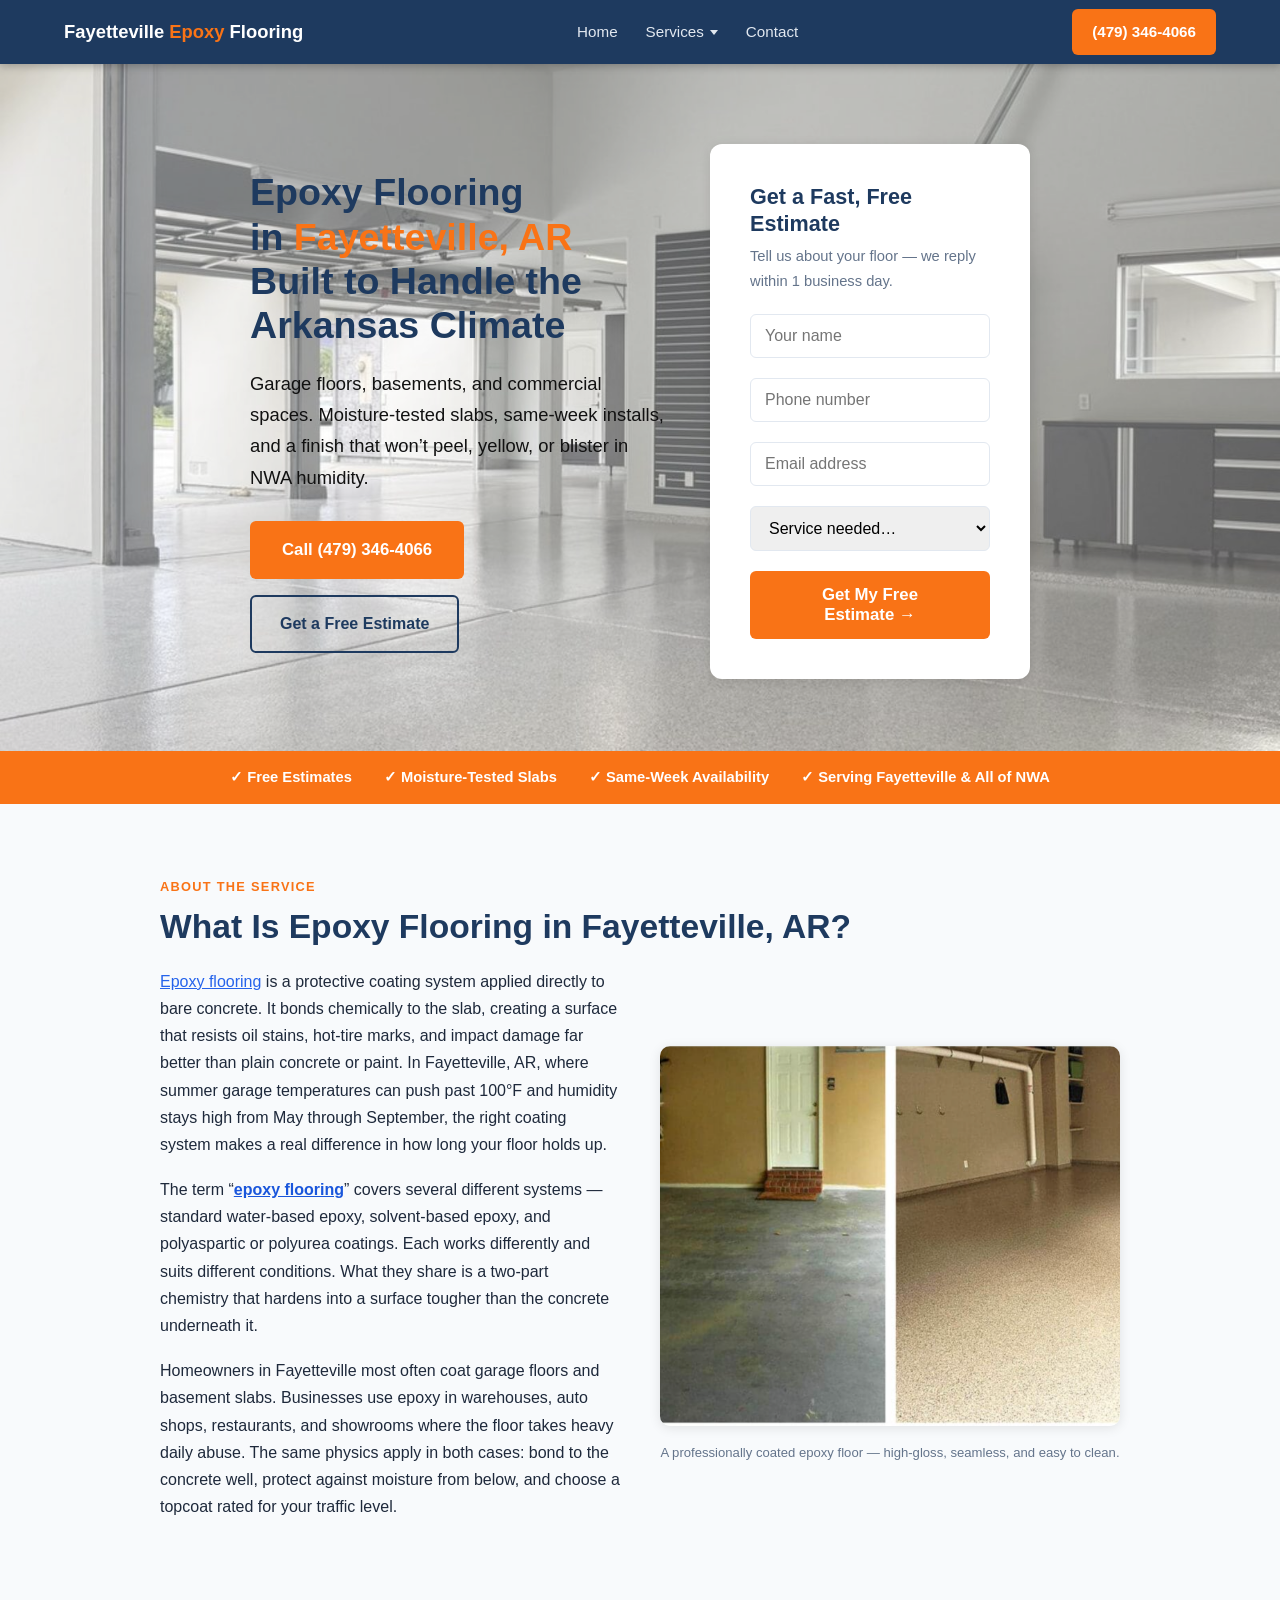
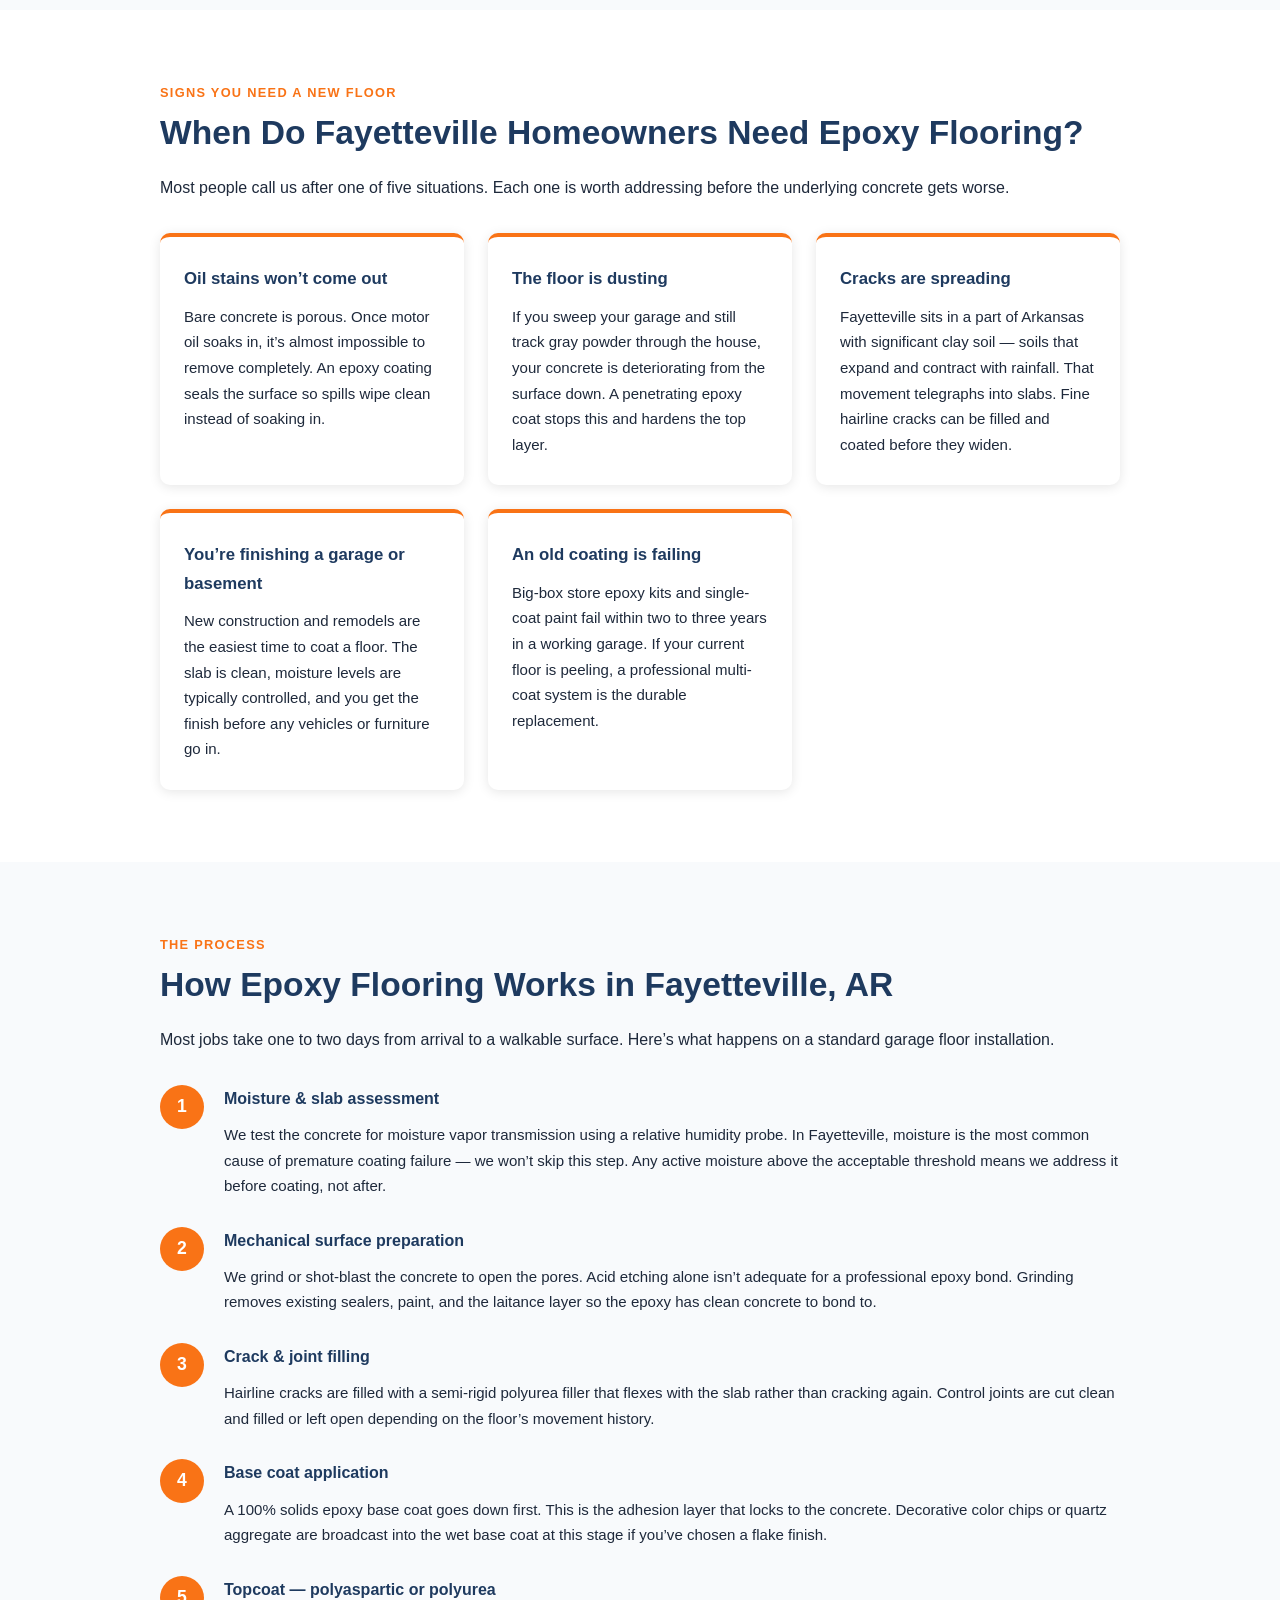
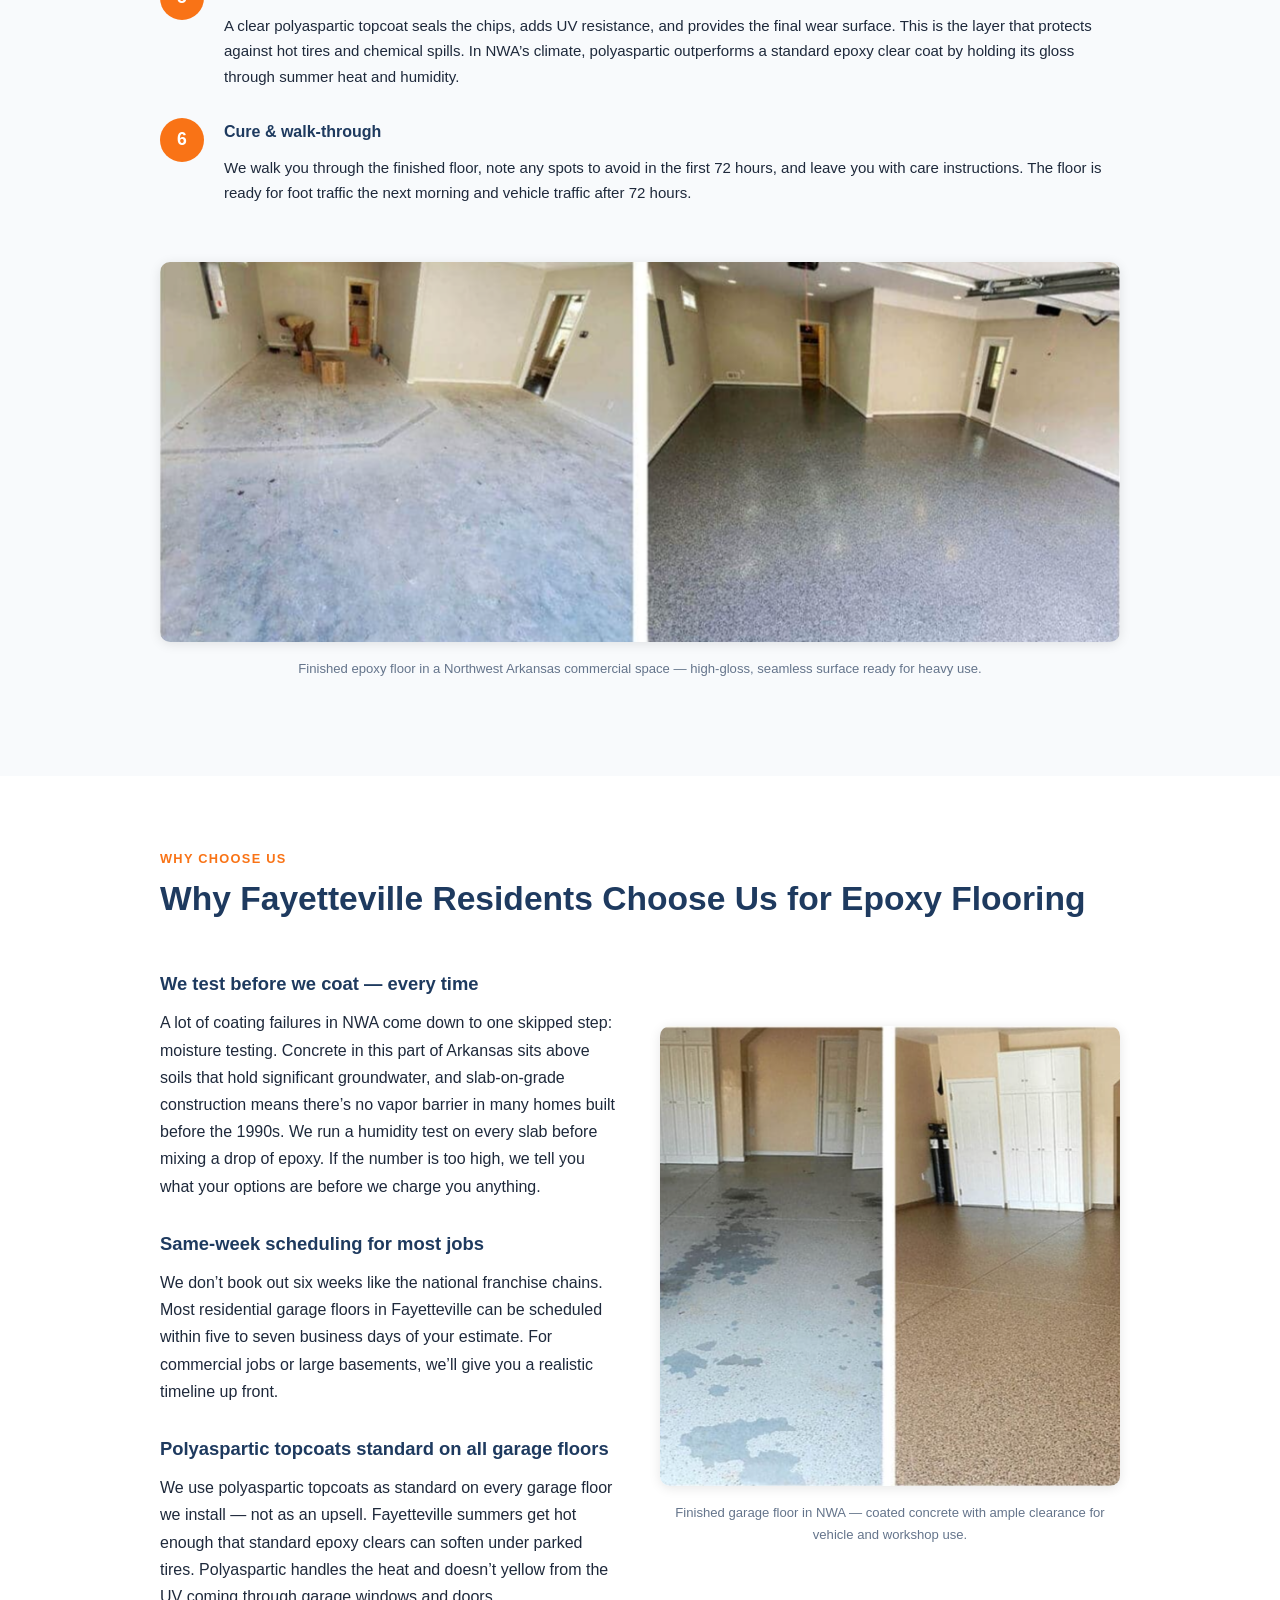
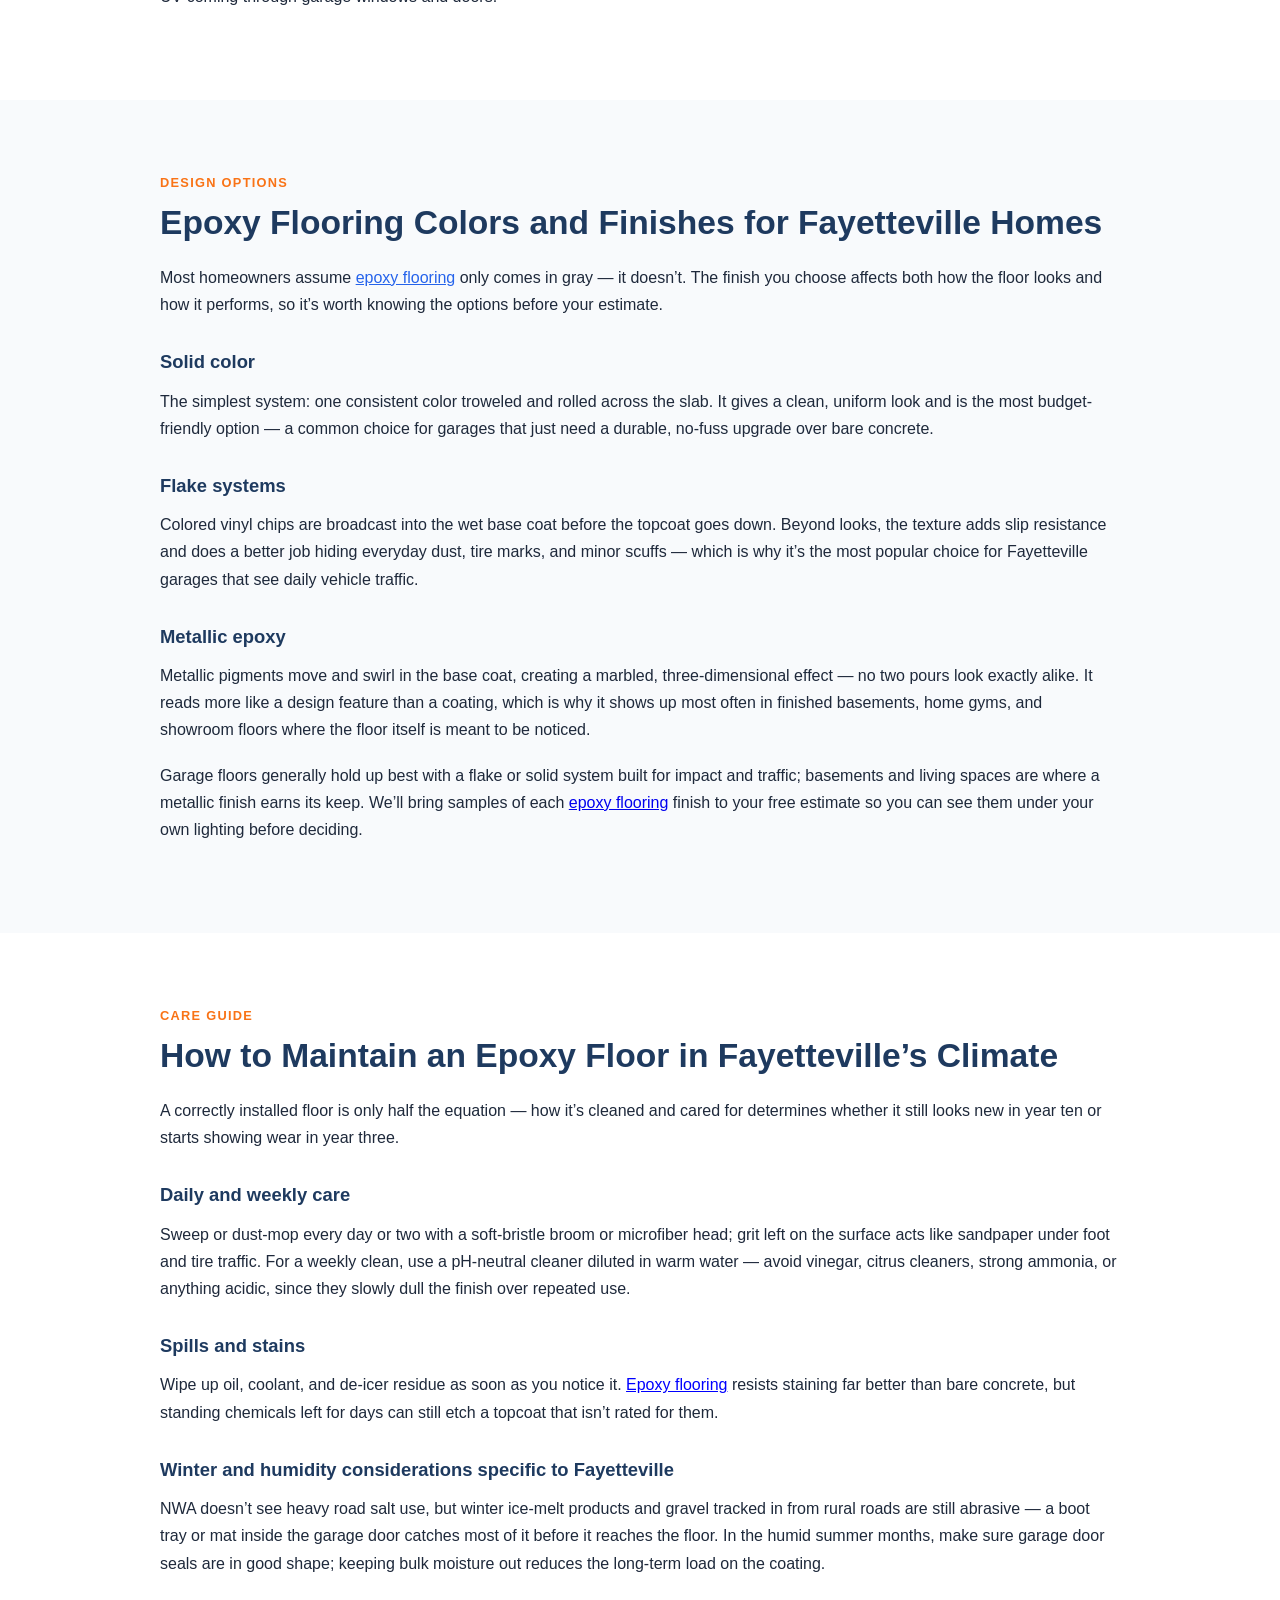
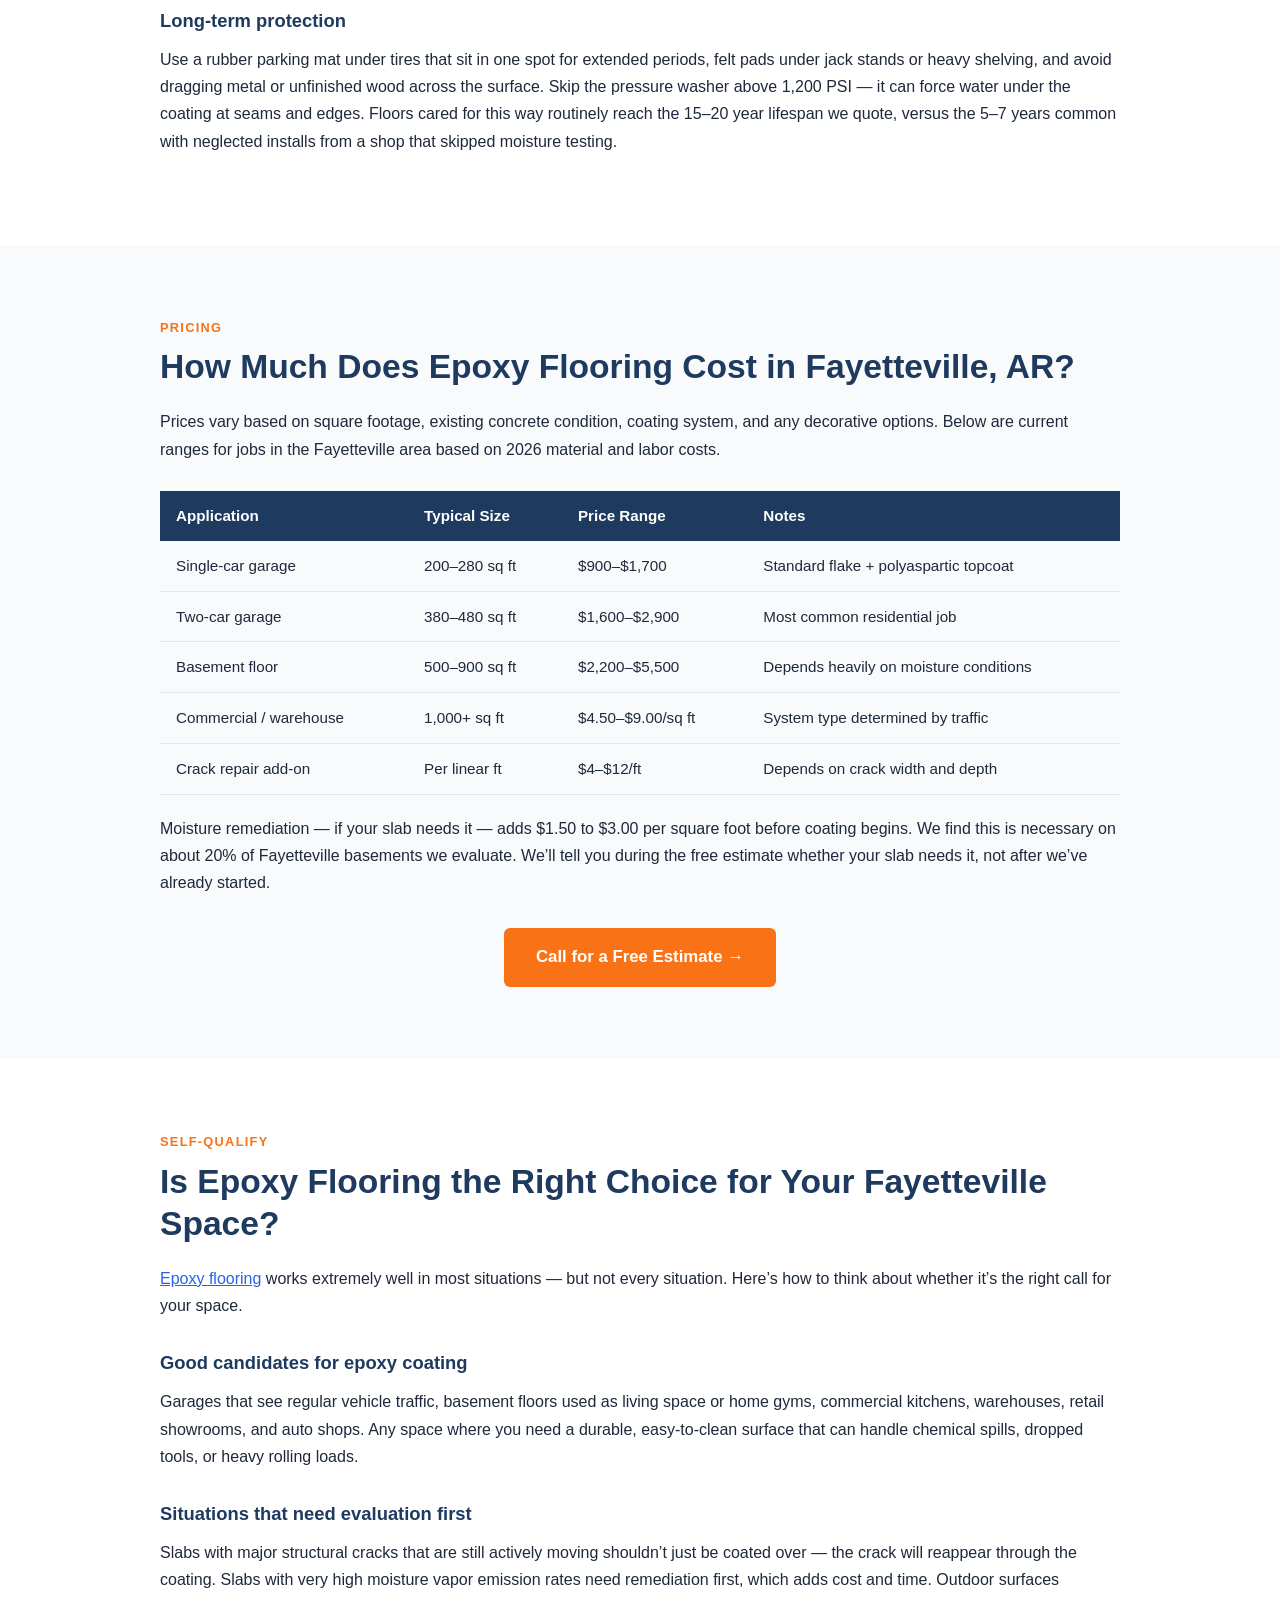
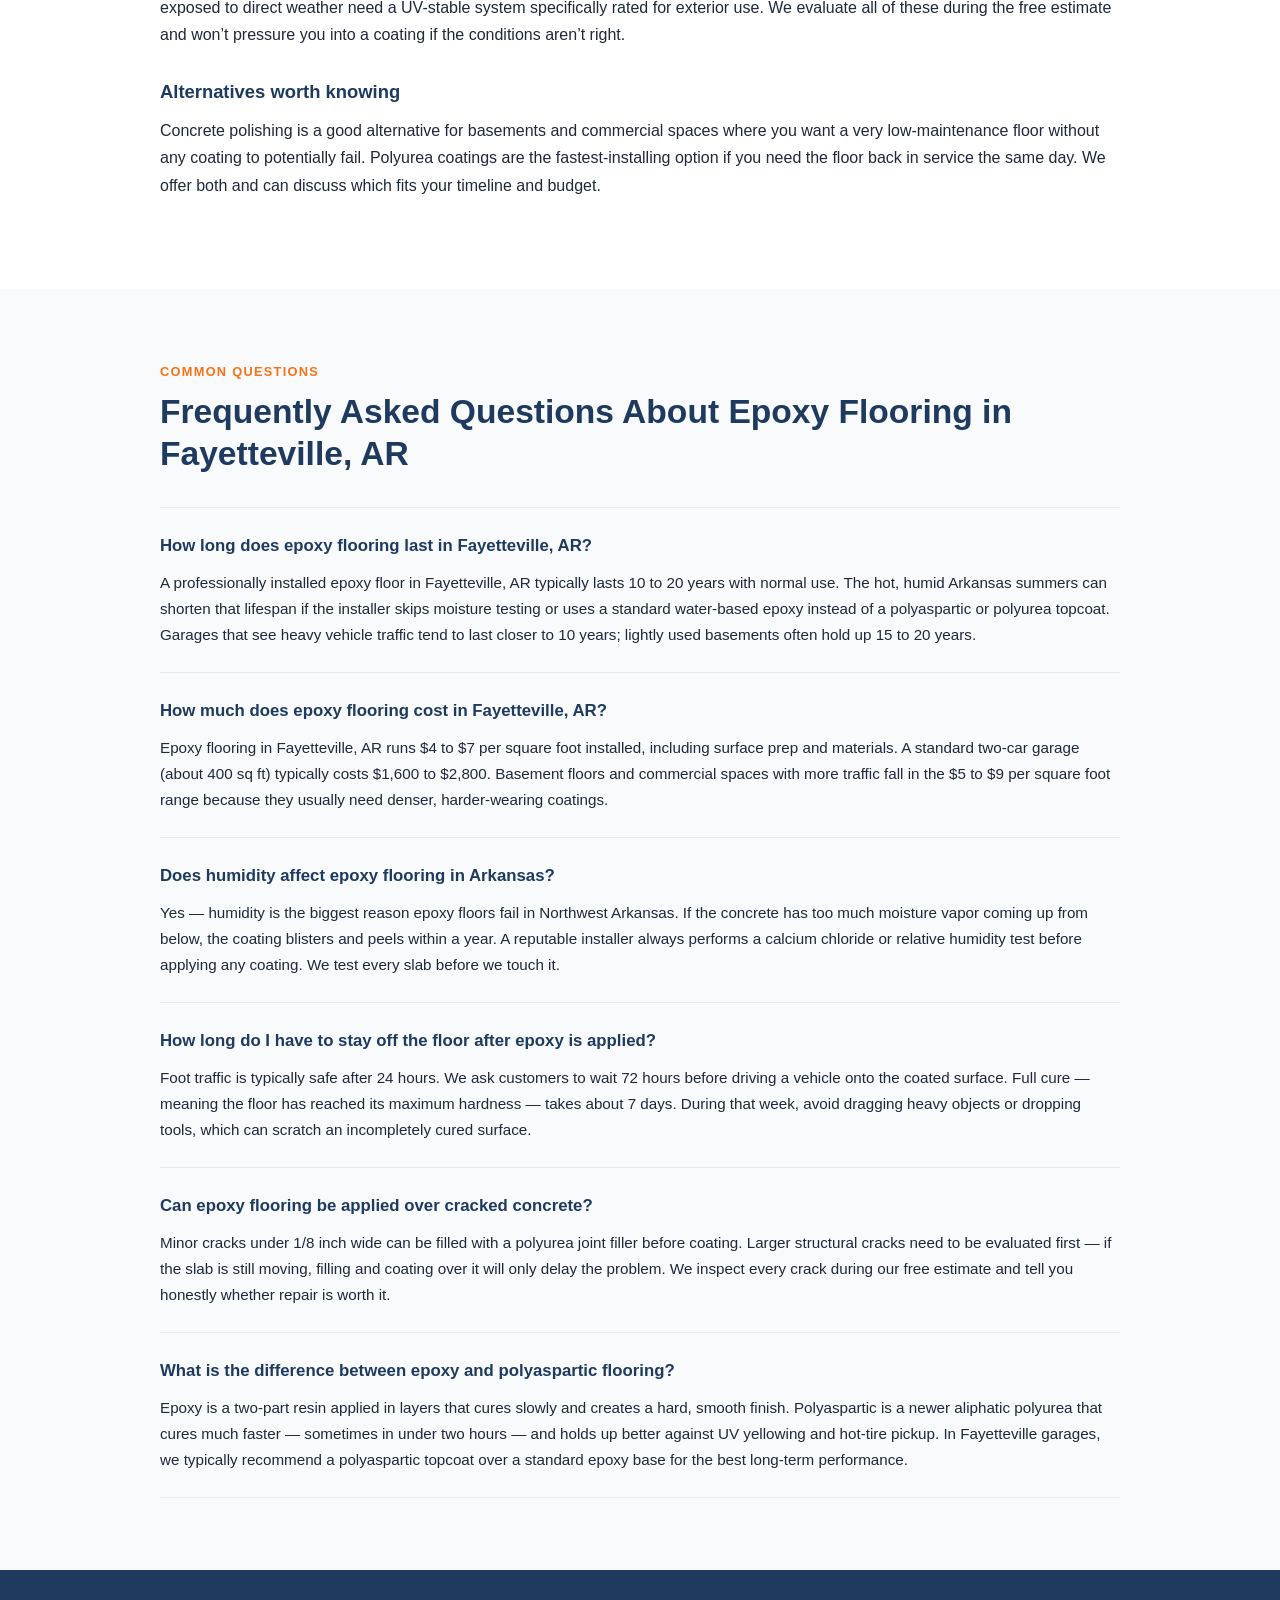
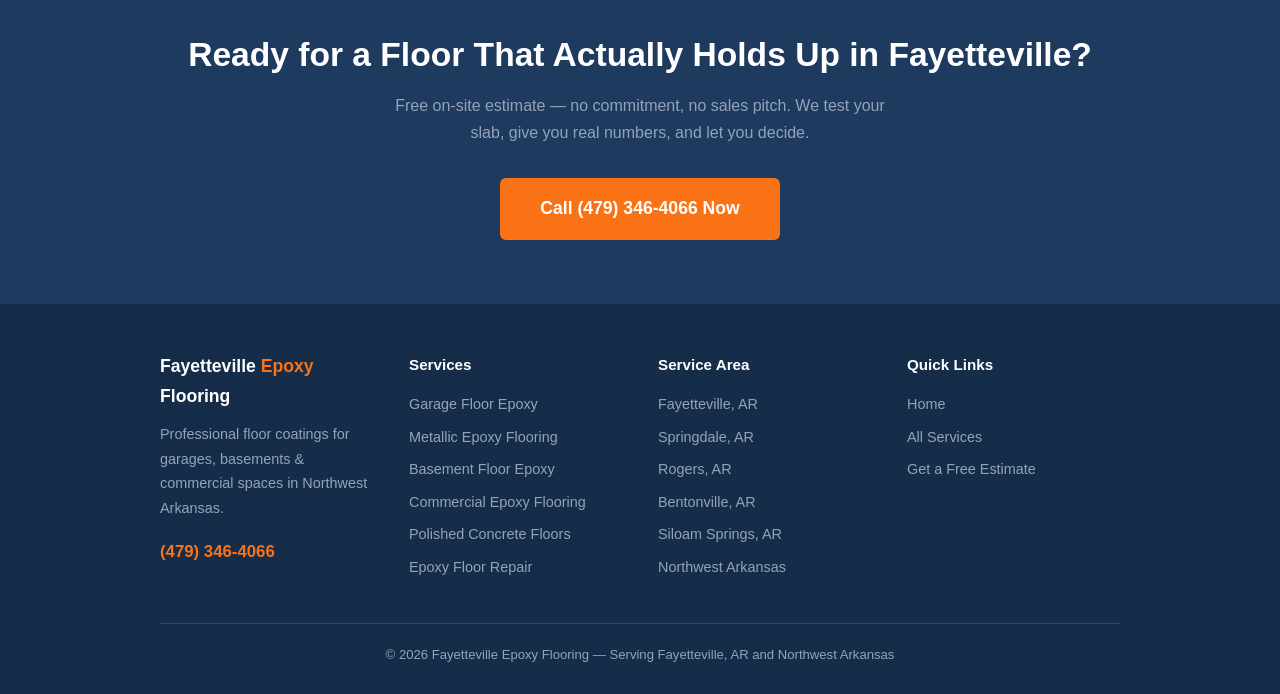
<file: index.html>
<!DOCTYPE html>
<html lang="en">
<head>
  <link rel="canonical" href="https://www.fayettevillearepoxyflooring.com/">
  <meta charset="UTF-8">
  <meta name="viewport" content="width=device-width, initial-scale=1.0">
    <meta name="google-site-verification" content="w9lax57-kg_qfU0EioJL9NNPScX4hTcCye_wBUtoGIQ" />
    <title>Epoxy Flooring in Fayetteville, AR | Free Estimates</title>
  <meta name="description" content="Epoxy flooring in Fayetteville, AR. Garage, basement, commercial, metallic, polished concrete and floor repair. Moisture tested. Call (479) 346-4066.">
  <link rel="stylesheet" href="styles.css">
  <script type="application/ld+json">
  {
    "@context": "https://schema.org",
    "@type": "LocalBusiness",
    "name": "Fayetteville Epoxy Flooring",
    "telephone": "(479) 346-4066",
    "address": {
      "@type": "PostalAddress",
      "addressLocality": "Fayetteville",
      "addressRegion": "AR",
      "addressCountry": "US"
    },
    "areaServed": "Fayetteville, AR and Northwest Arkansas",
    "description": "Professional epoxy floor coating in Fayetteville, AR. Garage floors, basements, and commercial spaces.",
    "openingHours": "Mo-Fr 08:00-18:00"
  }
  </script>
  <script type="application/ld+json">
  {
    "@context": "https://schema.org",
    "@type": "FAQPage",
    "mainEntity": [
      {
        "@type": "Question",
        "name": "How long does epoxy flooring last in Fayetteville, AR?",
        "acceptedAnswer": {
          "@type": "Answer",
          "text": "A professionally installed epoxy floor in Fayetteville, AR typically lasts 10 to 20 years with normal use. The hot, humid Arkansas summers can shorten that lifespan if the installer skips moisture testing or uses a standard water-based epoxy instead of a polyaspartic or polyurea topcoat. Garages that see heavy vehicle traffic tend to last closer to 10 years; lightly used basements often hold up 15 to 20 years."
        }
      },
      {
        "@type": "Question",
        "name": "How much does epoxy flooring cost in Fayetteville, AR?",
        "acceptedAnswer": {
          "@type": "Answer",
          "text": "Epoxy flooring in Fayetteville, AR runs $4 to $7 per square foot installed, including surface prep and materials. A standard two-car garage (about 400 sq ft) typically costs $1,600 to $2,800. Basement floors and commercial spaces with more traffic fall in the $5 to $9 per square foot range because they usually need denser, harder-wearing coatings."
        }
      },
      {
        "@type": "Question",
        "name": "Does humidity affect epoxy flooring in Arkansas?",
        "acceptedAnswer": {
          "@type": "Answer",
          "text": "Yes &mdash; humidity is the biggest reason epoxy floors fail in Northwest Arkansas. If the concrete has too much moisture vapor coming up from below, the coating blisters and peels within a year. A reputable installer always performs a calcium chloride or relative humidity test before applying any coating. We test every slab before we touch it."
        }
      },
      {
        "@type": "Question",
        "name": "How long do I have to stay off the floor after epoxy is applied?",
        "acceptedAnswer": {
          "@type": "Answer",
          "text": "Foot traffic is typically safe after 24 hours. We ask customers to wait 72 hours before driving a vehicle onto the coated surface. Full cure &mdash; meaning the floor has reached its maximum hardness &mdash; takes about 7 days. During that week, avoid dragging heavy objects or dropping tools, which can scratch an incompletely cured surface."
        }
      },
      {
        "@type": "Question",
        "name": "Can epoxy flooring be applied over cracked concrete?",
        "acceptedAnswer": {
          "@type": "Answer",
          "text": "Minor cracks under 1/8 inch wide can be filled with a polyurea joint filler before coating. Larger structural cracks need to be evaluated first &mdash; if the slab is still moving, filling and coating over it will only delay the problem. We inspect every crack during our free estimate and tell you honestly whether repair is worth it."
        }
      },
      {
        "@type": "Question",
        "name": "What is the difference between epoxy and polyaspartic flooring?",
        "acceptedAnswer": {
          "@type": "Answer",
          "text": "Epoxy is a two-part resin applied in layers that cures slowly and creates a hard, smooth finish. Polyaspartic is a newer aliphatic polyurea that cures much faster &mdash; sometimes in under two hours &mdash; and holds up better against UV yellowing and hot-tire pickup. In Fayetteville garages, we typically recommend a polyaspartic topcoat over a standard epoxy base for the best long-term performance."
        }
      }
    ]
  }
  </script>
</head>
<body>

<!-- NAV -->
<nav>
  <a class="nav-brand" href="/">Fayetteville <span>Epoxy</span> Flooring</a>
  <ul class="nav-links">
<li><a href="/">Home</a></li>
<li class="has-dropdown">
<a href="/services">Services</a>
<div class="dropdown-menu">
<ul class="dropdown-menu-list">
<li><a href="/garage-floor-epoxy-fayetteville-ar">Garage Floor Epoxy</a></li>
<li><a href="/metallic-epoxy-flooring-fayetteville-ar">Metallic Epoxy Flooring</a></li>
<li><a href="/basement-floor-epoxy-fayetteville-ar">Basement Floor Epoxy</a></li>
<li><a href="/commercial-epoxy-flooring-fayetteville-ar">Commercial Epoxy Flooring</a></li>
<li><a href="/concrete-polishing-fayetteville-ar">Polished Concrete Floors</a></li>
<li><a href="/epoxy-floor-repair-fayetteville-ar">Epoxy Floor Repair</a></li>
</ul>
</div>
</li>
<li><a href="/contact">Contact</a></li>
</ul>
  <a class="nav-cta" href="tel:+14793464066">(479) 346-4066</a>
</nav>

<!-- HERO -->
<section class="hero home-hero">
  <div class="hero-inner hero-grid">
    <div class="hero-copy">
      <h1>Epoxy Flooring in <span>Fayetteville, AR</span><br>Built to Handle the Arkansas Climate</h1>
      <p>Garage floors, basements, and commercial spaces. Moisture-tested slabs, same-week installs, and a finish that won&rsquo;t peel, yellow, or blister in NWA humidity.</p>
      <div class="hero-btns">
        <a class="btn-primary" href="tel:+14793464066">Call (479) 346-4066</a>
        <a class="btn-secondary" href="/contact">Get a Free Estimate</a>
      </div>
    </div>
    <div class="hero-form form-wrap">
      <h2>Get a Fast, Free Estimate</h2>
      <p>Tell us about your floor &mdash; we reply within 1 business day.</p>
      <form action="https://formspree.io/f/xqejegwr" method="POST">
        <input type="text" name="name" placeholder="Your name" aria-label="Your name" required>
        <input type="tel" name="phone" placeholder="Phone number" aria-label="Phone number" required>
        <input type="email" name="email" placeholder="Email address" aria-label="Email address" required>
        <select name="service" aria-label="Service needed">
          <option value="">Service needed&hellip;</option>
          <option value="garage-floor">Garage Floor Epoxy</option>
          <option value="basement-floor">Basement Floor Epoxy</option>
          <option value="commercial">Commercial / Industrial Epoxy</option>
          <option value="not-sure">Not Sure Yet</option>
        </select>
        <input type="hidden" name="_subject" value="New Estimate Request - Homepage - Fayetteville Epoxy">
        <input type="text" name="_gotcha" style="display:none" tabindex="-1">
        <button type="submit">Get My Free Estimate &rarr;</button>
      </form>
    </div>
  </div>
</section>

<!-- TRUST BAR -->
<div class="trust-bar">
  <div class="trust-bar-inner">
    <span>Free Estimates</span>
    <span>Moisture-Tested Slabs</span>
    <span>Same-Week Availability</span>
    <span>Serving Fayetteville &amp; All of NWA</span>
  </div>
</div>

<!-- WHAT IS EPOXY -->
<section>
  <div class="section-inner">
    <p class="section-label">About the Service</p>
    <h2>What Is Epoxy Flooring in Fayetteville, AR?</h2>
    <div class="two-col">
      <div>
        <p><a class="inline" href="http://elkgroveepoxyflooring.com/" target="_blank" rel="noopener noreferrer">Epoxy flooring</a> is a protective coating system applied directly to bare concrete. It bonds chemically to the slab, creating a surface that resists oil stains, hot-tire marks, and impact damage far better than plain concrete or paint. In Fayetteville, AR, where summer garage temperatures can push past 100&deg;F and humidity stays high from May through September, the right coating system makes a real difference in how long your floor holds up.</p>
        <p>The term &ldquo;<a href="http://www.omahaepoxyflooringpros.com/" style="color:#1a56db !important;text-decoration:underline !important;font-weight:600;">epoxy flooring</a>&rdquo; covers several different systems &mdash; standard water-based epoxy, solvent-based epoxy, and polyaspartic or polyurea coatings. Each works differently and suits different conditions. What they share is a two-part chemistry that hardens into a surface tougher than the concrete underneath it.</p>
        <p>Homeowners in Fayetteville most often coat garage floors and basement slabs. Businesses use epoxy in warehouses, auto shops, restaurants, and showrooms where the floor takes heavy daily abuse. The same physics apply in both cases: bond to the concrete well, protect against moisture from below, and choose a topcoat rated for your traffic level.</p>
      </div>
      <div>
        <img class="section-img" src="images/epoxyflooring1.png" alt="epoxy flooring in Fayetteville AR" loading="lazy">
        <p class="img-caption">A professionally coated epoxy floor &mdash; high-gloss, seamless, and easy to clean.</p>
      </div>
    </div>
  </div>
</section>

<!-- WHEN DO YOU NEED IT -->
<section>
  <div class="section-inner">
    <p class="section-label">Signs You Need a New Floor</p>
    <h2>When Do Fayetteville Homeowners Need Epoxy Flooring?</h2>
    <p>Most people call us after one of five situations. Each one is worth addressing before the underlying concrete gets worse.</p>
    <div class="cards">
      <div class="card">
        <h3>Oil stains won&rsquo;t come out</h3>
        <p>Bare concrete is porous. Once motor oil soaks in, it&rsquo;s almost impossible to remove completely. An epoxy coating seals the surface so spills wipe clean instead of soaking in.</p>
      </div>
      <div class="card">
        <h3>The floor is dusting</h3>
        <p>If you sweep your garage and still track gray powder through the house, your concrete is deteriorating from the surface down. A penetrating epoxy coat stops this and hardens the top layer.</p>
      </div>
      <div class="card">
        <h3>Cracks are spreading</h3>
        <p>Fayetteville sits in a part of Arkansas with significant clay soil &mdash; soils that expand and contract with rainfall. That movement telegraphs into slabs. Fine hairline cracks can be filled and coated before they widen.</p>
      </div>
      <div class="card">
        <h3>You&rsquo;re finishing a garage or basement</h3>
        <p>New construction and remodels are the easiest time to coat a floor. The slab is clean, moisture levels are typically controlled, and you get the finish before any vehicles or furniture go in.</p>
      </div>
      <div class="card">
        <h3>An old coating is failing</h3>
        <p>Big-box store epoxy kits and single-coat paint fail within two to three years in a working garage. If your current floor is peeling, a professional multi-coat system is the durable replacement.</p>
      </div>
    </div>
  </div>
</section>

<!-- HOW IT WORKS -->
<section>
  <div class="section-inner">
    <p class="section-label">The Process</p>
    <h2>How Epoxy Flooring Works in Fayetteville, AR</h2>
    <p>Most jobs take one to two days from arrival to a walkable surface. Here&rsquo;s what happens on a standard garage floor installation.</p>
    <div class="steps">
      <div class="step">
        <div class="step-num">1</div>
        <div class="step-text">
          <h3>Moisture &amp; slab assessment</h3>
          <p>We test the concrete for moisture vapor transmission using a relative humidity probe. In Fayetteville, moisture is the most common cause of premature coating failure &mdash; we won&rsquo;t skip this step. Any active moisture above the acceptable threshold means we address it before coating, not after.</p>
        </div>
      </div>
      <div class="step">
        <div class="step-num">2</div>
        <div class="step-text">
          <h3>Mechanical surface preparation</h3>
          <p>We grind or shot-blast the concrete to open the pores. Acid etching alone isn&rsquo;t adequate for a professional epoxy bond. Grinding removes existing sealers, paint, and the laitance layer so the epoxy has clean concrete to bond to.</p>
        </div>
      </div>
      <div class="step">
        <div class="step-num">3</div>
        <div class="step-text">
          <h3>Crack &amp; joint filling</h3>
          <p>Hairline cracks are filled with a semi-rigid polyurea filler that flexes with the slab rather than cracking again. Control joints are cut clean and filled or left open depending on the floor&rsquo;s movement history.</p>
        </div>
      </div>
      <div class="step">
        <div class="step-num">4</div>
        <div class="step-text">
          <h3>Base coat application</h3>
          <p>A 100% solids epoxy base coat goes down first. This is the adhesion layer that locks to the concrete. Decorative color chips or quartz aggregate are broadcast into the wet base coat at this stage if you&rsquo;ve chosen a flake finish.</p>
        </div>
      </div>
      <div class="step">
        <div class="step-num">5</div>
        <div class="step-text">
          <h3>Topcoat &mdash; polyaspartic or polyurea</h3>
          <p>A clear polyaspartic topcoat seals the chips, adds UV resistance, and provides the final wear surface. This is the layer that protects against hot tires and chemical spills. In NWA&rsquo;s climate, polyaspartic outperforms a standard epoxy clear coat by holding its gloss through summer heat and humidity.</p>
        </div>
      </div>
      <div class="step">
        <div class="step-num">6</div>
        <div class="step-text">
          <h3>Cure &amp; walk-through</h3>
          <p>We walk you through the finished floor, note any spots to avoid in the first 72 hours, and leave you with care instructions. The floor is ready for foot traffic the next morning and vehicle traffic after 72 hours.</p>
        </div>
      </div>
    </div>
    <img class="section-img" src="images/epoxyflooring2.png" alt="concrete floor coating in Fayetteville Arkansas" loading="lazy">
    <p class="img-caption">Finished epoxy floor in a Northwest Arkansas commercial space &mdash; high-gloss, seamless surface ready for heavy use.</p>
  </div>
</section>

<!-- WHY US -->
<section>
  <div class="section-inner">
    <p class="section-label">Why Choose Us</p>
    <h2>Why Fayetteville Residents Choose Us for Epoxy Flooring</h2>
    <div class="two-col">
      <div>
        <h3>We test before we coat &mdash; every time</h3>
        <p>A lot of coating failures in NWA come down to one skipped step: moisture testing. Concrete in this part of Arkansas sits above soils that hold significant groundwater, and slab-on-grade construction means there&rsquo;s no vapor barrier in many homes built before the 1990s. We run a humidity test on every slab before mixing a drop of epoxy. If the number is too high, we tell you what your options are before we charge you anything.</p>
        <h3>Same-week scheduling for most jobs</h3>
        <p>We don&rsquo;t book out six weeks like the national franchise chains. Most residential garage floors in Fayetteville can be scheduled within five to seven business days of your estimate. For commercial jobs or large basements, we&rsquo;ll give you a realistic timeline up front.</p>
        <h3>Polyaspartic topcoats standard on all garage floors</h3>
        <p>We use polyaspartic topcoats as standard on every garage floor we install &mdash; not as an upsell. Fayetteville summers get hot enough that standard epoxy clears can soften under parked tires. Polyaspartic handles the heat and doesn&rsquo;t yellow from the UV coming through garage windows and doors.</p>
      </div>
      <div>
        <img class="section-img" src="images/epoxyflooring3.png" alt="garage floor epoxy coating Fayetteville AR" loading="lazy" style="height:460px;">
        <p class="img-caption">Finished garage floor in NWA &mdash; coated concrete with ample clearance for vehicle and workshop use.</p>
      </div>
    </div>
  </div>
</section>

<!-- DESIGN OPTIONS -->
<section>
  <div class="section-inner">
    <p class="section-label">Design Options</p>
    <h2>Epoxy Flooring Colors and Finishes for Fayetteville Homes</h2>
    <p>Most homeowners assume <a class="inline" href="http://www.longbeachepoxyservice.com/" target="_blank" rel="noopener noreferrer">epoxy flooring</a> only comes in gray &mdash; it doesn&rsquo;t. The finish you choose affects both how the floor looks and how it performs, so it&rsquo;s worth knowing the options before your estimate.</p>
    <h3>Solid color</h3>
    <p>The simplest system: one consistent color troweled and rolled across the slab. It gives a clean, uniform look and is the most budget-friendly option &mdash; a common choice for garages that just need a durable, no-fuss upgrade over bare concrete.</p>
    <h3>Flake systems</h3>
    <p>Colored vinyl chips are broadcast into the wet base coat before the topcoat goes down. Beyond looks, the texture adds slip resistance and does a better job hiding everyday dust, tire marks, and minor scuffs &mdash; which is why it&rsquo;s the most popular choice for Fayetteville garages that see daily vehicle traffic.</p>
    <h3>Metallic epoxy</h3>
    <p>Metallic pigments move and swirl in the base coat, creating a marbled, three-dimensional effect &mdash; no two pours look exactly alike. It reads more like a design feature than a coating, which is why it shows up most often in finished basements, home gyms, and showroom floors where the floor itself is meant to be noticed.</p>
    <p>Garage floors generally hold up best with a flake or solid system built for impact and traffic; basements and living spaces are where a metallic finish earns its keep. We&rsquo;ll bring samples of each <a href="https://www.fortsmithepoxyflooring.com/">epoxy flooring</a> finish to your free estimate so you can see them under your own lighting before deciding.</p>
  </div>
</section>

<!-- CARE GUIDE -->
<section>
  <div class="section-inner">
    <p class="section-label">Care Guide</p>
    <h2>How to Maintain an Epoxy Floor in Fayetteville&rsquo;s Climate</h2>
    <p>A correctly installed floor is only half the equation &mdash; how it&rsquo;s cleaned and cared for determines whether it still looks new in year ten or starts showing wear in year three.</p>
    <h3>Daily and weekly care</h3>
    <p>Sweep or dust-mop every day or two with a soft-bristle broom or microfiber head; grit left on the surface acts like sandpaper under foot and tire traffic. For a weekly clean, use a pH-neutral cleaner diluted in warm water &mdash; avoid vinegar, citrus cleaners, strong ammonia, or anything acidic, since they slowly dull the finish over repeated use.</p>
    <h3>Spills and stains</h3>
    <p>Wipe up oil, coolant, and de-icer residue as soon as you notice it. <a href="https://flagstaffepoxyflooring.com/" style="color: blue; text-decoration: underline;">Epoxy flooring</a> resists staining far better than bare concrete, but standing chemicals left for days can still etch a topcoat that isn&rsquo;t rated for them.</p>
    <h3>Winter and humidity considerations specific to Fayetteville</h3>
    <p>NWA doesn&rsquo;t see heavy road salt use, but winter ice-melt products and gravel tracked in from rural roads are still abrasive &mdash; a boot tray or mat inside the garage door catches most of it before it reaches the floor. In the humid summer months, make sure garage door seals are in good shape; keeping bulk moisture out reduces the long-term load on the coating.</p>
    <h3>Long-term protection</h3>
    <p>Use a rubber parking mat under tires that sit in one spot for extended periods, felt pads under jack stands or heavy shelving, and avoid dragging metal or unfinished wood across the surface. Skip the pressure washer above 1,200 PSI &mdash; it can force water under the coating at seams and edges. Floors cared for this way routinely reach the 15&ndash;20 year lifespan we quote, versus the 5&ndash;7 years common with neglected installs from a shop that skipped moisture testing.</p>
  </div>
</section>

<!-- COST -->
<section>
  <div class="section-inner">
    <p class="section-label">Pricing</p>
    <h2>How Much Does Epoxy Flooring Cost in Fayetteville, AR?</h2>
    <p>Prices vary based on square footage, existing concrete condition, coating system, and any decorative options. Below are current ranges for jobs in the Fayetteville area based on 2026 material and labor costs.</p>
    <table class="cost-table">
      <thead>
        <tr><th>Application</th><th>Typical Size</th><th>Price Range</th><th>Notes</th></tr>
      </thead>
      <tbody>
        <tr><td>Single-car garage</td><td>200&ndash;280 sq ft</td><td>$900&ndash;$1,700</td><td>Standard flake + polyaspartic topcoat</td></tr>
        <tr><td>Two-car garage</td><td>380&ndash;480 sq ft</td><td>$1,600&ndash;$2,900</td><td>Most common residential job</td></tr>
        <tr><td>Basement floor</td><td>500&ndash;900 sq ft</td><td>$2,200&ndash;$5,500</td><td>Depends heavily on moisture conditions</td></tr>
        <tr><td>Commercial / warehouse</td><td>1,000+ sq ft</td><td>$4.50&ndash;$9.00/sq ft</td><td>System type determined by traffic</td></tr>
        <tr><td>Crack repair add-on</td><td>Per linear ft</td><td>$4&ndash;$12/ft</td><td>Depends on crack width and depth</td></tr>
      </tbody>
    </table>
    <p style="margin-top:20px;">Moisture remediation &mdash; if your slab needs it &mdash; adds $1.50 to $3.00 per square foot before coating begins. We find this is necessary on about 20% of Fayetteville basements we evaluate. We&rsquo;ll tell you during the free estimate whether your slab needs it, not after we&rsquo;ve already started.</p>
    <div style="margin-top:32px; text-align:center;">
      <a class="btn-primary" href="tel:+14793464066">Call for a Free Estimate &rarr;</a>
    </div>
  </div>
</section>

<!-- IS IT RIGHT FOR YOU -->
<section>
  <div class="section-inner">
    <p class="section-label">Self-Qualify</p>
    <h2>Is Epoxy Flooring the Right Choice for Your Fayetteville Space?</h2>
    <p><a class="inline" href="https://greenmountainepoxyflooring.com/" target="_blank" rel="noopener noreferrer">Epoxy flooring</a> works extremely well in most situations &mdash; but not every situation. Here&rsquo;s how to think about whether it&rsquo;s the right call for your space.</p>
    <h3>Good candidates for epoxy coating</h3>
    <p>Garages that see regular vehicle traffic, basement floors used as living space or home gyms, commercial kitchens, warehouses, retail showrooms, and auto shops. Any space where you need a durable, easy-to-clean surface that can handle chemical spills, dropped tools, or heavy rolling loads.</p>
    <h3>Situations that need evaluation first</h3>
    <p>Slabs with major structural cracks that are still actively moving shouldn&rsquo;t just be coated over &mdash; the crack will reappear through the coating. Slabs with very high moisture vapor emission rates need remediation first, which adds cost and time. Outdoor surfaces exposed to direct weather need a UV-stable system specifically rated for exterior use. We evaluate all of these during the free estimate and won&rsquo;t pressure you into a coating if the conditions aren&rsquo;t right.</p>
    <h3>Alternatives worth knowing</h3>
    <p>Concrete polishing is a good alternative for basements and commercial spaces where you want a very low-maintenance floor without any coating to potentially fail. Polyurea coatings are the fastest-installing option if you need the floor back in service the same day. We offer both and can discuss which fits your timeline and budget.</p>
  </div>
</section>

<!-- FAQ -->
<section>
  <div class="section-inner">
    <p class="section-label">Common Questions</p>
    <h2>Frequently Asked Questions About Epoxy Flooring in Fayetteville, AR</h2>
    <div class="faq-list">
      <div class="faq-item">
        <h3>How long does epoxy flooring last in Fayetteville, AR?</h3>
        <p>A professionally installed epoxy floor in Fayetteville, AR typically lasts 10 to 20 years with normal use. The hot, humid Arkansas summers can shorten that lifespan if the installer skips moisture testing or uses a standard water-based epoxy instead of a polyaspartic or polyurea topcoat. Garages that see heavy vehicle traffic tend to last closer to 10 years; lightly used basements often hold up 15 to 20 years.</p>
      </div>
      <div class="faq-item">
        <h3>How much does epoxy flooring cost in Fayetteville, AR?</h3>
        <p>Epoxy flooring in Fayetteville, AR runs $4 to $7 per square foot installed, including surface prep and materials. A standard two-car garage (about 400 sq ft) typically costs $1,600 to $2,800. Basement floors and commercial spaces with more traffic fall in the $5 to $9 per square foot range because they usually need denser, harder-wearing coatings.</p>
      </div>
      <div class="faq-item">
        <h3>Does humidity affect epoxy flooring in Arkansas?</h3>
        <p>Yes &mdash; humidity is the biggest reason epoxy floors fail in Northwest Arkansas. If the concrete has too much moisture vapor coming up from below, the coating blisters and peels within a year. A reputable installer always performs a calcium chloride or relative humidity test before applying any coating. We test every slab before we touch it.</p>
      </div>
      <div class="faq-item">
        <h3>How long do I have to stay off the floor after epoxy is applied?</h3>
        <p>Foot traffic is typically safe after 24 hours. We ask customers to wait 72 hours before driving a vehicle onto the coated surface. Full cure &mdash; meaning the floor has reached its maximum hardness &mdash; takes about 7 days. During that week, avoid dragging heavy objects or dropping tools, which can scratch an incompletely cured surface.</p>
      </div>
      <div class="faq-item">
        <h3>Can epoxy flooring be applied over cracked concrete?</h3>
        <p>Minor cracks under 1/8 inch wide can be filled with a polyurea joint filler before coating. Larger structural cracks need to be evaluated first &mdash; if the slab is still moving, filling and coating over it will only delay the problem. We inspect every crack during our free estimate and tell you honestly whether repair is worth it.</p>
      </div>
      <div class="faq-item">
        <h3>What is the difference between epoxy and polyaspartic flooring?</h3>
        <p>Epoxy is a two-part resin applied in layers that cures slowly and creates a hard, smooth finish. Polyaspartic is a newer aliphatic polyurea that cures much faster &mdash; sometimes in under two hours &mdash; and holds up better against UV yellowing and hot-tire pickup. In Fayetteville garages, we typically recommend a polyaspartic topcoat over a standard epoxy base for the best long-term performance.</p>
      </div>
    </div>
  </div>
</section>

<!-- CTA BAND -->
<div class="cta-band">
  <h2>Ready for a Floor That Actually Holds Up in Fayetteville?</h2>
  <p>Free on-site estimate &mdash; no commitment, no sales pitch. We test your slab, give you real numbers, and let you decide.</p>
  <a class="btn-primary" href="tel:+14793464066">Call (479) 346-4066 Now</a>
</div>

<!-- FOOTER -->
<footer>
  <div class="footer-inner">
    <div>
      <div class="footer-brand">Fayetteville <span>Epoxy</span> Flooring</div>
      <p style="font-size:.9rem;margin-top:6px;">Professional floor coatings for garages, basements &amp; commercial spaces in Northwest Arkansas.</p>
      <div class="footer-phone" style="margin-top:14px;"><a href="tel:+14793464066">(479) 346-4066</a></div>
    </div>
    <div>
      <h4>Services</h4>
      <ul>
<li><a href="/garage-floor-epoxy-fayetteville-ar">Garage Floor Epoxy</a></li>
<li><a href="/metallic-epoxy-flooring-fayetteville-ar">Metallic Epoxy Flooring</a></li>
<li><a href="/basement-floor-epoxy-fayetteville-ar">Basement Floor Epoxy</a></li>
<li><a href="/commercial-epoxy-flooring-fayetteville-ar">Commercial Epoxy Flooring</a></li>
<li><a href="/concrete-polishing-fayetteville-ar">Polished Concrete Floors</a></li>
<li><a href="/epoxy-floor-repair-fayetteville-ar">Epoxy Floor Repair</a></li>
</ul>
    </div>
    <div>
      <h4>Service Area</h4>
      <ul>
        <li>Fayetteville, AR</li>
        <li>Springdale, AR</li>
        <li>Rogers, AR</li>
        <li>Bentonville, AR</li>
        <li>Siloam Springs, AR</li>
        <li>Northwest Arkansas</li>
      </ul>
    </div>
    <div>
      <h4>Quick Links</h4>
      <ul>
        <li><a href="/">Home</a></li>
        <li><a href="/services">All Services</a></li>
        <li><a href="/contact">Get a Free Estimate</a></li>
      </ul>
    </div>
  </div>
  <div class="footer-bottom">&copy; 2026 Fayetteville Epoxy Flooring &mdash; Serving Fayetteville, AR and Northwest Arkansas</div>
</footer>

</body>
</html>
</file>
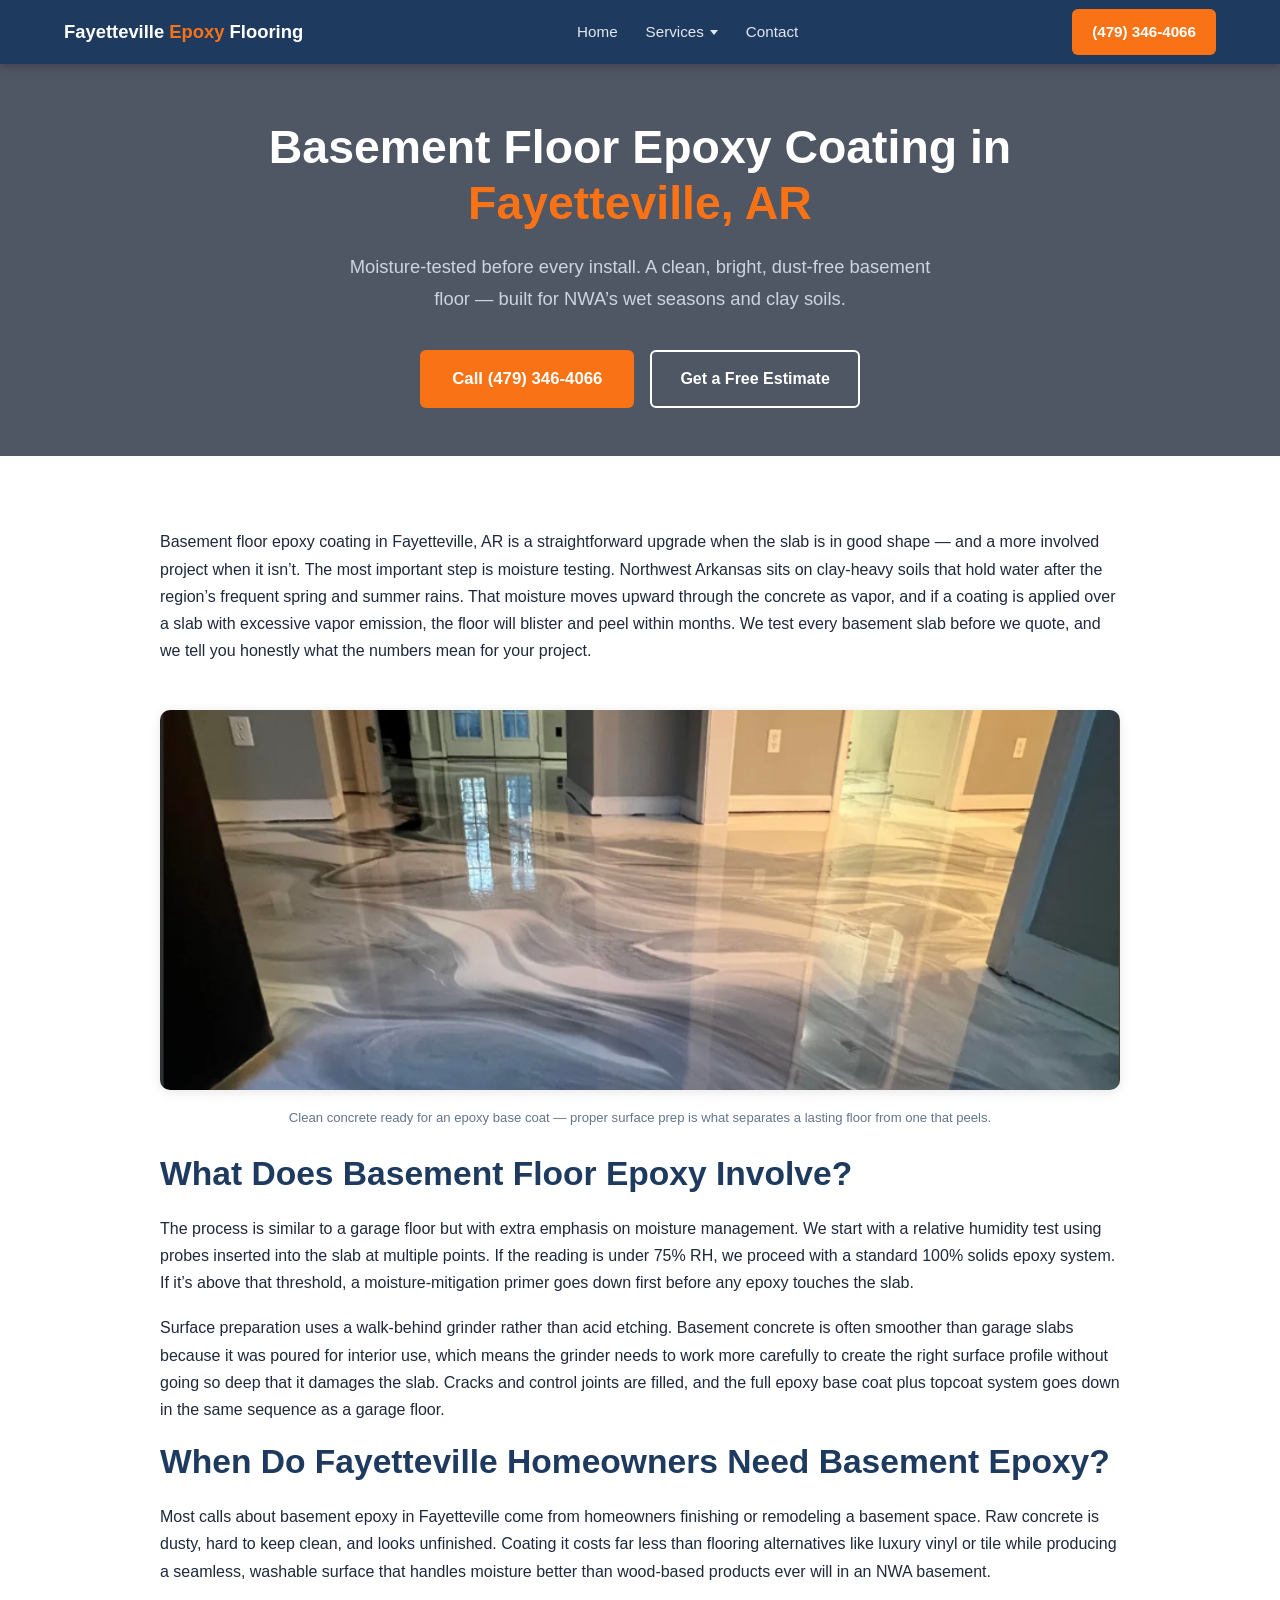
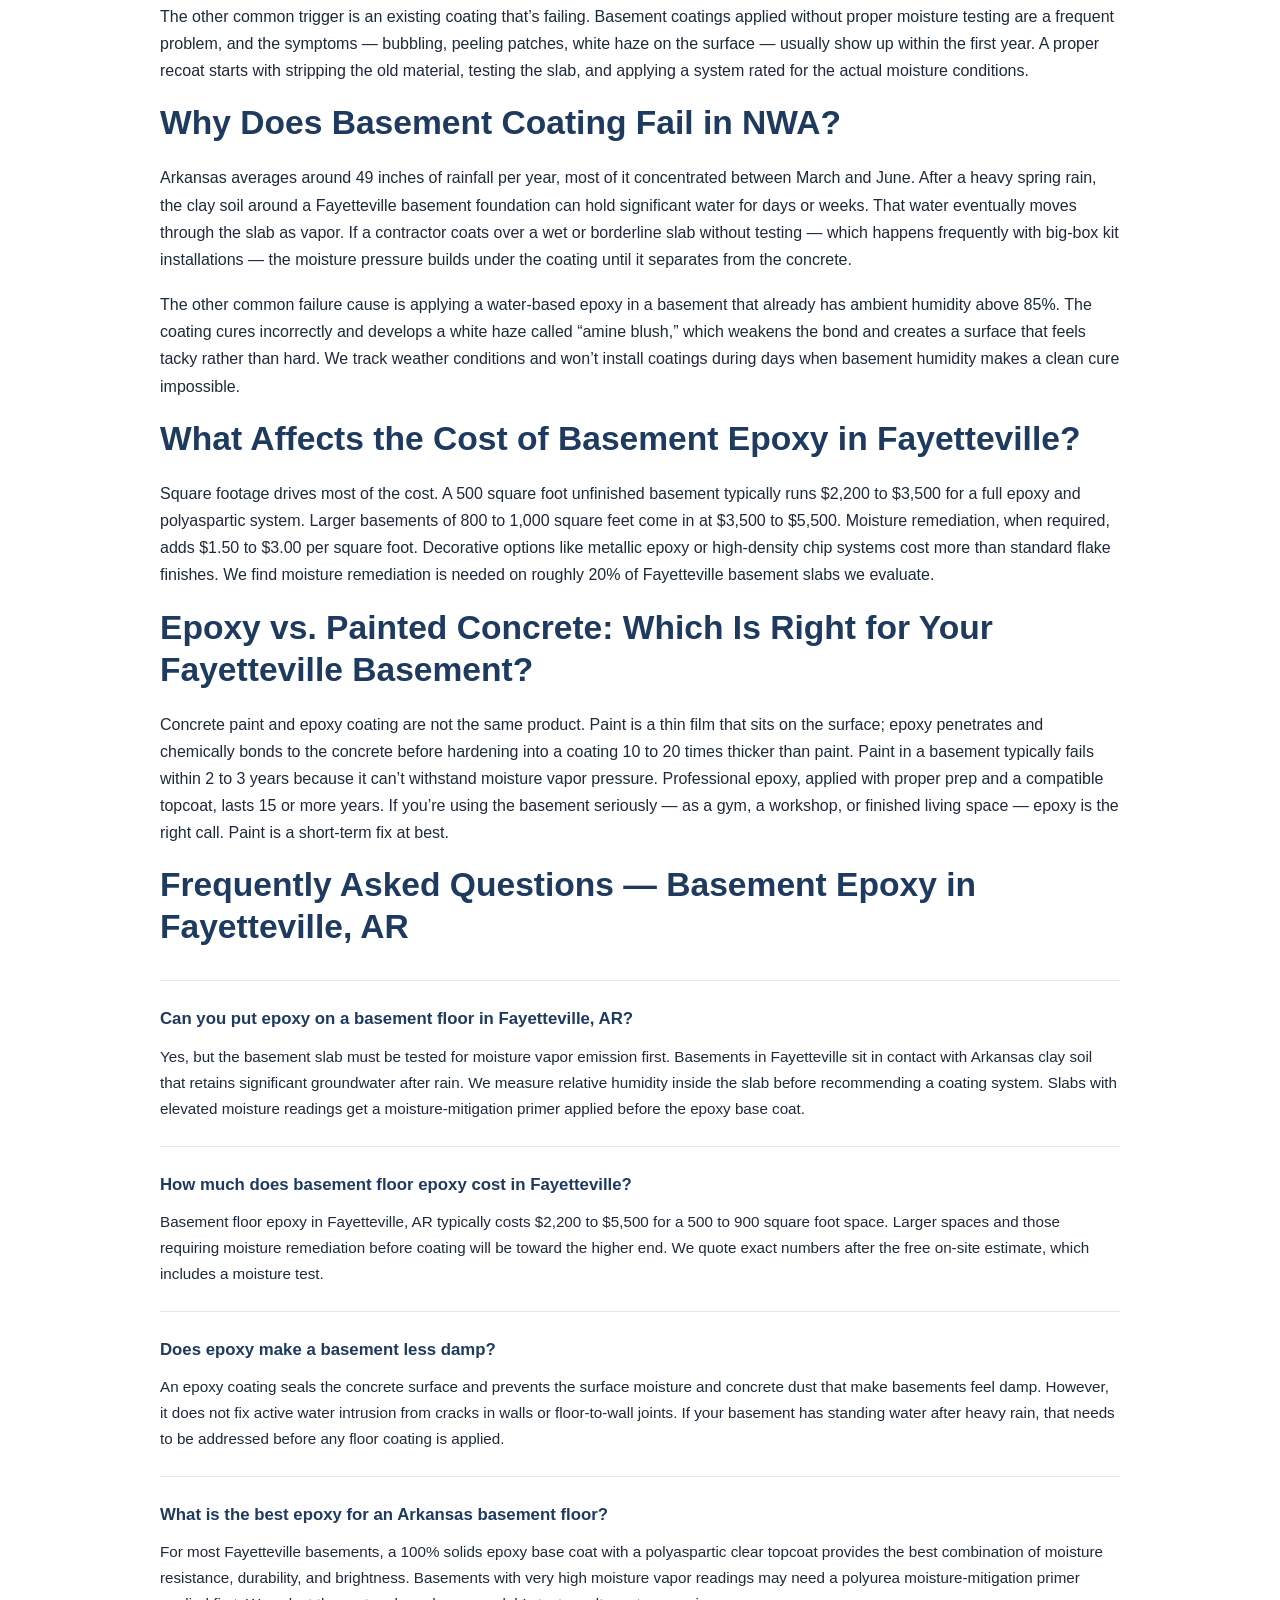
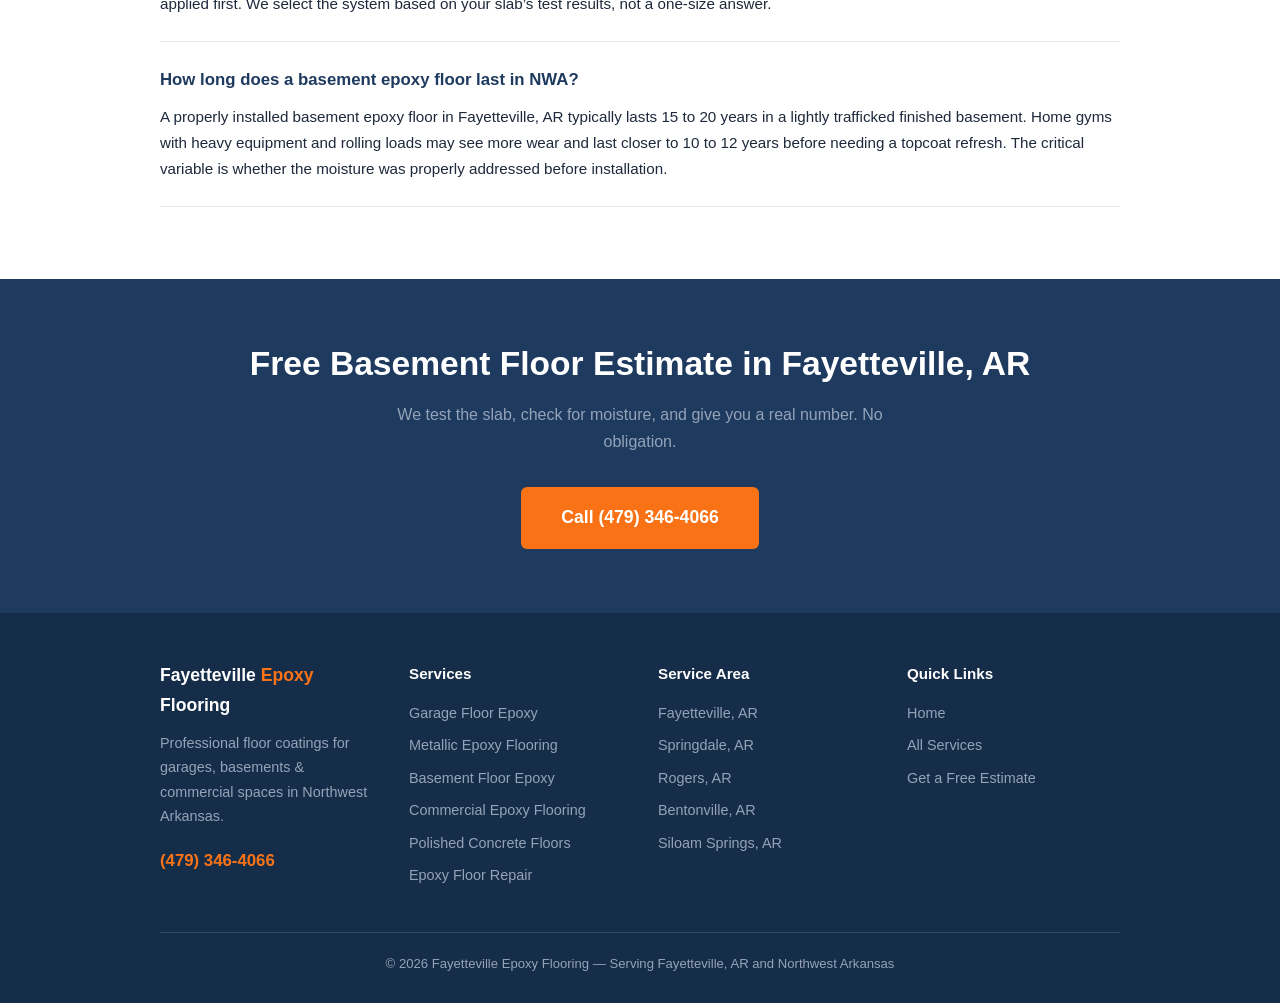
<file: basement-floor-epoxy-fayetteville-ar.html>
<!DOCTYPE html>
<html lang="en">
<head>
  <link rel="canonical" href="https://www.fayettevillearepoxyflooring.com/basement-floor-epoxy-fayetteville-ar.html">
  <meta charset="UTF-8">
  <meta name="viewport" content="width=device-width, initial-scale=1.0">
  <title>Basement Floor Epoxy in Fayetteville, AR</title>
  <meta name="description" content="Basement floor epoxy in Fayetteville, AR. Moisture-mitigating primers and vapor-blocking coatings for NWA slabs. Call (479) 346-4066.">
  <link rel="stylesheet" href="styles.css">
  <script type="application/ld+json">
  {
    "@context": "https://schema.org",
    "@type": "LocalBusiness",
    "name": "Fayetteville Epoxy Flooring",
    "telephone": "(479) 346-4066",
    "address": {
      "@type": "PostalAddress",
      "addressLocality": "Fayetteville",
      "addressRegion": "AR",
      "addressCountry": "US"
    },
    "areaServed": "Fayetteville, AR and Northwest Arkansas",
    "description": "Basement floor epoxy coating in Fayetteville, AR.",
    "openingHours": "Mo-Fr 08:00-18:00"
  }
  </script>
  <script type="application/ld+json">
  {
    "@context": "https://schema.org",
    "@type": "FAQPage",
    "mainEntity": [
      {
        "@type": "Question",
        "name": "Can you put epoxy on a basement floor in Fayetteville, AR?",
        "acceptedAnswer": {
          "@type": "Answer",
          "text": "Yes, but the basement slab must be tested for moisture vapor emission first. Basements in Fayetteville sit in contact with Arkansas clay soil that retains significant groundwater after rain. We measure relative humidity inside the slab before recommending a coating system. Slabs with elevated moisture readings get a moisture-mitigation primer applied before the epoxy base coat."
        }
      },
      {
        "@type": "Question",
        "name": "How much does basement floor epoxy cost in Fayetteville?",
        "acceptedAnswer": {
          "@type": "Answer",
          "text": "Basement floor epoxy in Fayetteville, AR typically costs $2,200 to $5,500 for a 500 to 900 square foot space. Larger spaces and those requiring moisture remediation before coating will be toward the higher end. We quote exact numbers after the free on-site estimate, which includes a moisture test."
        }
      },
      {
        "@type": "Question",
        "name": "Does epoxy make a basement less damp?",
        "acceptedAnswer": {
          "@type": "Answer",
          "text": "An epoxy coating seals the concrete surface and prevents the surface moisture and concrete dust that make basements feel damp. However, it does not fix active water intrusion from cracks in walls or floor-to-wall joints. If your basement has standing water after heavy rain, that needs to be addressed before any floor coating is applied."
        }
      },
      {
        "@type": "Question",
        "name": "What is the best epoxy for an Arkansas basement floor?",
        "acceptedAnswer": {
          "@type": "Answer",
          "text": "For most Fayetteville basements, a 100% solids epoxy base coat with a polyaspartic clear topcoat provides the best combination of moisture resistance, durability, and brightness. Basements with very high moisture vapor readings may need a polyurea moisture-mitigation primer applied first. We select the system based on your slab's test results, not a one-size answer."
        }
      },
      {
        "@type": "Question",
        "name": "How long does a basement epoxy floor last in NWA?",
        "acceptedAnswer": {
          "@type": "Answer",
          "text": "A properly installed basement epoxy floor in Fayetteville, AR typically lasts 15 to 20 years in a lightly trafficked finished basement. Home gyms with heavy equipment and rolling loads may see more wear and last closer to 10 to 12 years before needing a topcoat refresh. The critical variable is whether the moisture was properly addressed before installation."
        }
      }
    ]
  }
  </script>
</head>
<body>

<nav>
  <a class="nav-brand" href="/">Fayetteville <span>Epoxy</span> Flooring</a>
  <ul class="nav-links">
<li><a href="/">Home</a></li>
<li class="has-dropdown">
<a href="/services">Services</a>
<div class="dropdown-menu">
<ul class="dropdown-menu-list">
<li><a href="/garage-floor-epoxy-fayetteville-ar">Garage Floor Epoxy</a></li>
<li><a href="/metallic-epoxy-flooring-fayetteville-ar">Metallic Epoxy Flooring</a></li>
<li><a href="/basement-floor-epoxy-fayetteville-ar">Basement Floor Epoxy</a></li>
<li><a href="/commercial-epoxy-flooring-fayetteville-ar">Commercial Epoxy Flooring</a></li>
<li><a href="/concrete-polishing-fayetteville-ar">Polished Concrete Floors</a></li>
<li><a href="/epoxy-floor-repair-fayetteville-ar">Epoxy Floor Repair</a></li>
</ul>
</div>
</li>
<li><a href="/contact">Contact</a></li>
</ul>
  <a class="nav-cta" href="tel:+14793464066">(479) 346-4066</a>
</nav>

<section class="hero" style="padding:56px 5% 48px;">
  <div class="hero-inner">
    <h1>Basement Floor Epoxy Coating in <span>Fayetteville, AR</span></h1>
    <p>Moisture-tested before every install. A clean, bright, dust-free basement floor &mdash; built for NWA&rsquo;s wet seasons and clay soils.</p>
    <div class="hero-btns">
      <a class="btn-primary" href="tel:+14793464066">Call (479) 346-4066</a>
      <a class="btn-secondary" href="/contact">Get a Free Estimate</a>
    </div>
  </div>
</section>

<section>
  <div class="section-inner">
    <p>Basement floor epoxy coating in Fayetteville, AR is a straightforward upgrade when the slab is in good shape &mdash; and a more involved project when it isn&rsquo;t. The most important step is moisture testing. Northwest Arkansas sits on clay-heavy soils that hold water after the region&rsquo;s frequent spring and summer rains. That moisture moves upward through the concrete as vapor, and if a coating is applied over a slab with excessive vapor emission, the floor will blister and peel within months. We test every basement slab before we quote, and we tell you honestly what the numbers mean for your project.</p>

    <img class="section-img" src="images/epoxyflooring4.png" alt="basement floor epoxy coating Fayetteville AR" loading="lazy">
    <p class="img-caption">Clean concrete ready for an epoxy base coat &mdash; proper surface prep is what separates a lasting floor from one that peels.</p>

    <h2>What Does Basement Floor Epoxy Involve?</h2>
    <p>The process is similar to a garage floor but with extra emphasis on moisture management. We start with a relative humidity test using probes inserted into the slab at multiple points. If the reading is under 75% RH, we proceed with a standard 100% solids epoxy system. If it&rsquo;s above that threshold, a moisture-mitigation primer goes down first before any epoxy touches the slab.</p>
    <p>Surface preparation uses a walk-behind grinder rather than acid etching. Basement concrete is often smoother than garage slabs because it was poured for interior use, which means the grinder needs to work more carefully to create the right surface profile without going so deep that it damages the slab. Cracks and control joints are filled, and the full epoxy base coat plus topcoat system goes down in the same sequence as a garage floor.</p>

    <h2>When Do Fayetteville Homeowners Need Basement Epoxy?</h2>
    <p>Most calls about basement epoxy in Fayetteville come from homeowners finishing or remodeling a basement space. Raw concrete is dusty, hard to keep clean, and looks unfinished. Coating it costs far less than flooring alternatives like luxury vinyl or tile while producing a seamless, washable surface that handles moisture better than wood-based products ever will in an NWA basement.</p>
    <p>The other common trigger is an existing coating that&rsquo;s failing. Basement coatings applied without proper moisture testing are a frequent problem, and the symptoms &mdash; bubbling, peeling patches, white haze on the surface &mdash; usually show up within the first year. A proper recoat starts with stripping the old material, testing the slab, and applying a system rated for the actual moisture conditions.</p>

    <h2>Why Does Basement Coating Fail in NWA?</h2>
    <p>Arkansas averages around 49 inches of rainfall per year, most of it concentrated between March and June. After a heavy spring rain, the clay soil around a Fayetteville basement foundation can hold significant water for days or weeks. That water eventually moves through the slab as vapor. If a contractor coats over a wet or borderline slab without testing &mdash; which happens frequently with big-box kit installations &mdash; the moisture pressure builds under the coating until it separates from the concrete.</p>
    <p>The other common failure cause is applying a water-based epoxy in a basement that already has ambient humidity above 85%. The coating cures incorrectly and develops a white haze called &ldquo;amine blush,&rdquo; which weakens the bond and creates a surface that feels tacky rather than hard. We track weather conditions and won&rsquo;t install coatings during days when basement humidity makes a clean cure impossible.</p>

    <h2>What Affects the Cost of Basement Epoxy in Fayetteville?</h2>
    <p>Square footage drives most of the cost. A 500 square foot unfinished basement typically runs $2,200 to $3,500 for a full epoxy and polyaspartic system. Larger basements of 800 to 1,000 square feet come in at $3,500 to $5,500. Moisture remediation, when required, adds $1.50 to $3.00 per square foot. Decorative options like metallic epoxy or high-density chip systems cost more than standard flake finishes. We find moisture remediation is needed on roughly 20% of Fayetteville basement slabs we evaluate.</p>

    <h2>Epoxy vs. Painted Concrete: Which Is Right for Your Fayetteville Basement?</h2>
    <p>Concrete paint and epoxy coating are not the same product. Paint is a thin film that sits on the surface; epoxy penetrates and chemically bonds to the concrete before hardening into a coating 10 to 20 times thicker than paint. Paint in a basement typically fails within 2 to 3 years because it can&rsquo;t withstand moisture vapor pressure. Professional epoxy, applied with proper prep and a compatible topcoat, lasts 15 or more years. If you&rsquo;re using the basement seriously &mdash; as a gym, a workshop, or finished living space &mdash; epoxy is the right call. Paint is a short-term fix at best.</p>

    <h2>Frequently Asked Questions &mdash; Basement Epoxy in Fayetteville, AR</h2>
    <div class="faq-list">
      <div class="faq-item">
        <h3>Can you put epoxy on a basement floor in Fayetteville, AR?</h3>
        <p>Yes, but the basement slab must be tested for moisture vapor emission first. Basements in Fayetteville sit in contact with Arkansas clay soil that retains significant groundwater after rain. We measure relative humidity inside the slab before recommending a coating system. Slabs with elevated moisture readings get a moisture-mitigation primer applied before the epoxy base coat.</p>
      </div>
      <div class="faq-item">
        <h3>How much does basement floor epoxy cost in Fayetteville?</h3>
        <p>Basement floor epoxy in Fayetteville, AR typically costs $2,200 to $5,500 for a 500 to 900 square foot space. Larger spaces and those requiring moisture remediation before coating will be toward the higher end. We quote exact numbers after the free on-site estimate, which includes a moisture test.</p>
      </div>
      <div class="faq-item">
        <h3>Does epoxy make a basement less damp?</h3>
        <p>An epoxy coating seals the concrete surface and prevents the surface moisture and concrete dust that make basements feel damp. However, it does not fix active water intrusion from cracks in walls or floor-to-wall joints. If your basement has standing water after heavy rain, that needs to be addressed before any floor coating is applied.</p>
      </div>
      <div class="faq-item">
        <h3>What is the best epoxy for an Arkansas basement floor?</h3>
        <p>For most Fayetteville basements, a 100% solids epoxy base coat with a polyaspartic clear topcoat provides the best combination of moisture resistance, durability, and brightness. Basements with very high moisture vapor readings may need a polyurea moisture-mitigation primer applied first. We select the system based on your slab&rsquo;s test results, not a one-size answer.</p>
      </div>
      <div class="faq-item">
        <h3>How long does a basement epoxy floor last in NWA?</h3>
        <p>A properly installed basement epoxy floor in Fayetteville, AR typically lasts 15 to 20 years in a lightly trafficked finished basement. Home gyms with heavy equipment and rolling loads may see more wear and last closer to 10 to 12 years before needing a topcoat refresh. The critical variable is whether the moisture was properly addressed before installation.</p>
      </div>
    </div>
  </div>
</section>

<div class="cta-band">
  <h2>Free Basement Floor Estimate in Fayetteville, AR</h2>
  <p>We test the slab, check for moisture, and give you a real number. No obligation.</p>
  <a class="btn-primary" href="tel:+14793464066">Call (479) 346-4066</a>
</div>

<footer>
  <div class="footer-inner">
    <div>
      <div class="footer-brand">Fayetteville <span>Epoxy</span> Flooring</div>
      <p style="font-size:.9rem;margin-top:6px;">Professional floor coatings for garages, basements &amp; commercial spaces in Northwest Arkansas.</p>
      <div class="footer-phone" style="margin-top:14px;"><a href="tel:+14793464066">(479) 346-4066</a></div>
    </div>
    <div>
      <h4>Services</h4>
      <ul>
<li><a href="/garage-floor-epoxy-fayetteville-ar">Garage Floor Epoxy</a></li>
<li><a href="/metallic-epoxy-flooring-fayetteville-ar">Metallic Epoxy Flooring</a></li>
<li><a href="/basement-floor-epoxy-fayetteville-ar">Basement Floor Epoxy</a></li>
<li><a href="/commercial-epoxy-flooring-fayetteville-ar">Commercial Epoxy Flooring</a></li>
<li><a href="/concrete-polishing-fayetteville-ar">Polished Concrete Floors</a></li>
<li><a href="/epoxy-floor-repair-fayetteville-ar">Epoxy Floor Repair</a></li>
</ul>
    </div>
    <div>
      <h4>Service Area</h4>
      <ul>
        <li>Fayetteville, AR</li>
        <li>Springdale, AR</li>
        <li>Rogers, AR</li>
        <li>Bentonville, AR</li>
        <li>Siloam Springs, AR</li>
      </ul>
    </div>
    <div>
      <h4>Quick Links</h4>
      <ul>
        <li><a href="/">Home</a></li>
        <li><a href="/services">All Services</a></li>
        <li><a href="/contact">Get a Free Estimate</a></li>
      </ul>
    </div>
  </div>
  <div class="footer-bottom">&copy; 2026 Fayetteville Epoxy Flooring &mdash; Serving Fayetteville, AR and Northwest Arkansas</div>
</footer>

</body>
</html>
</file>
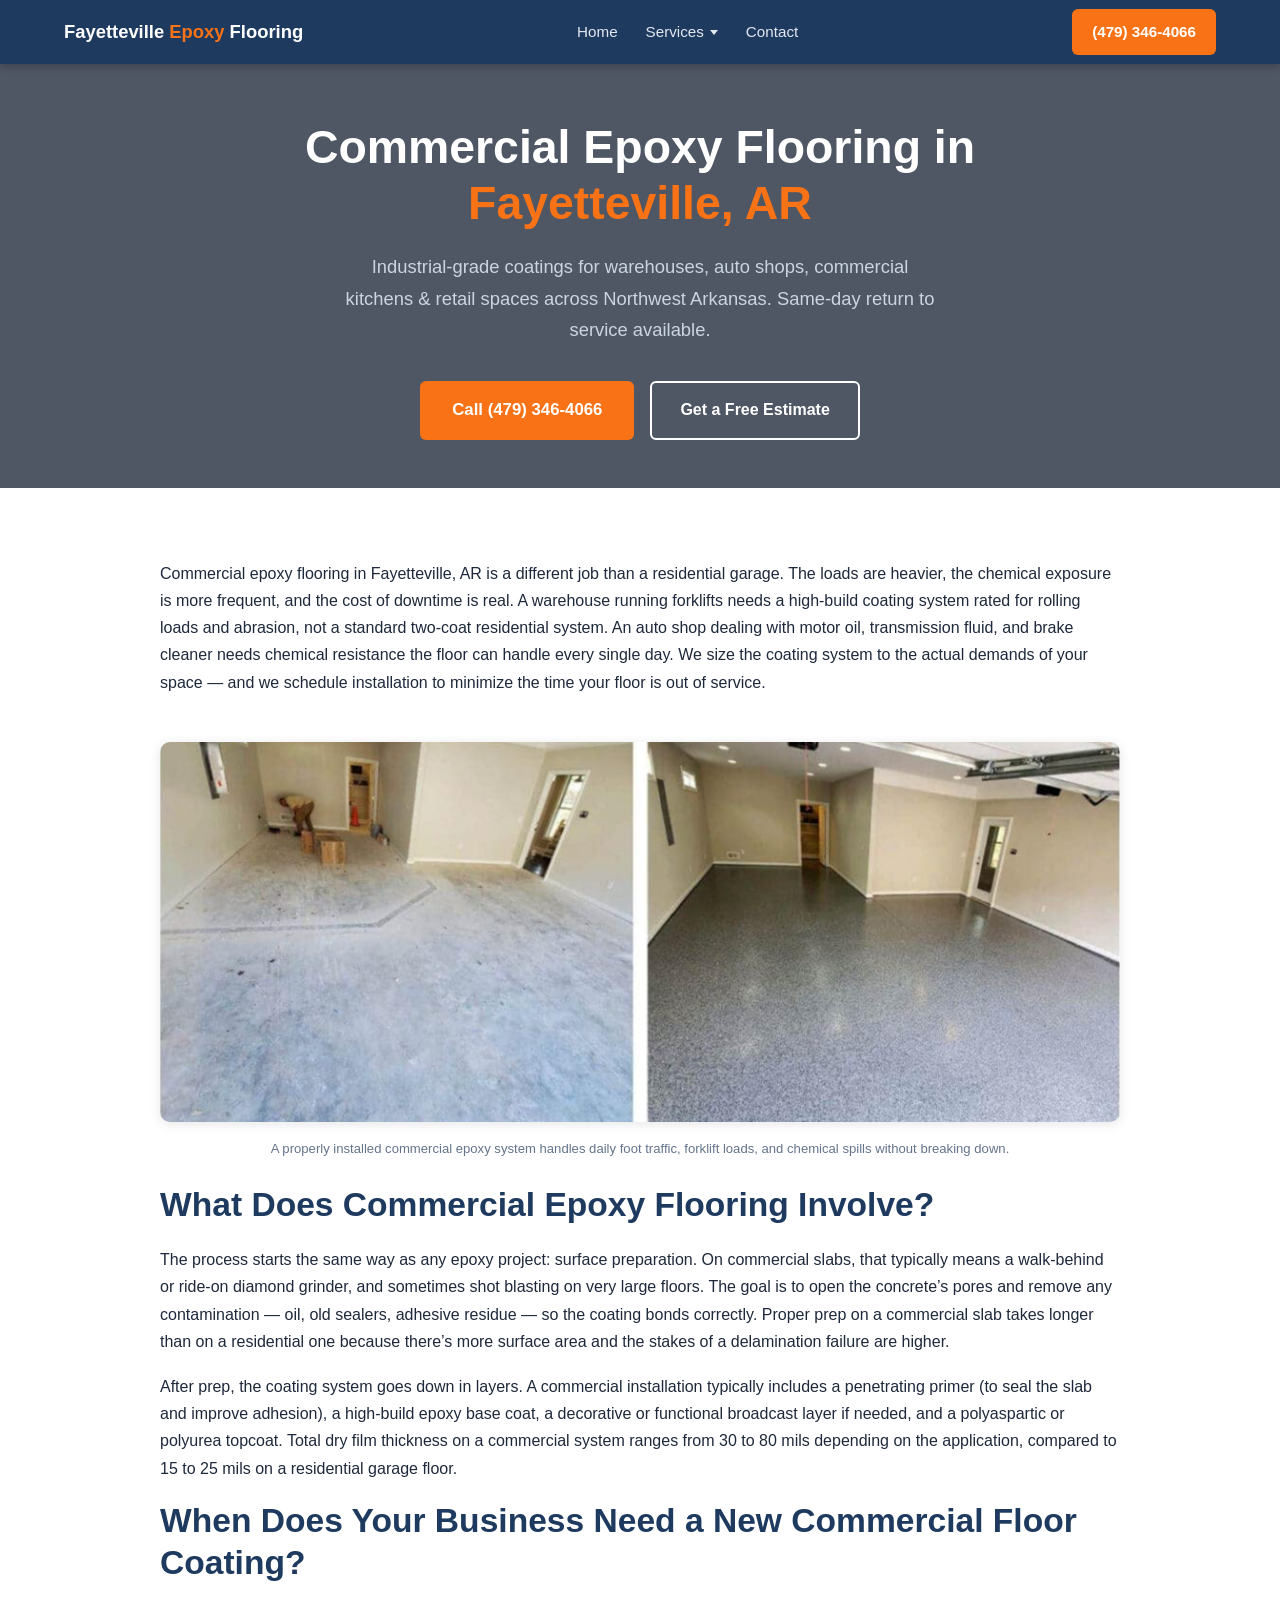
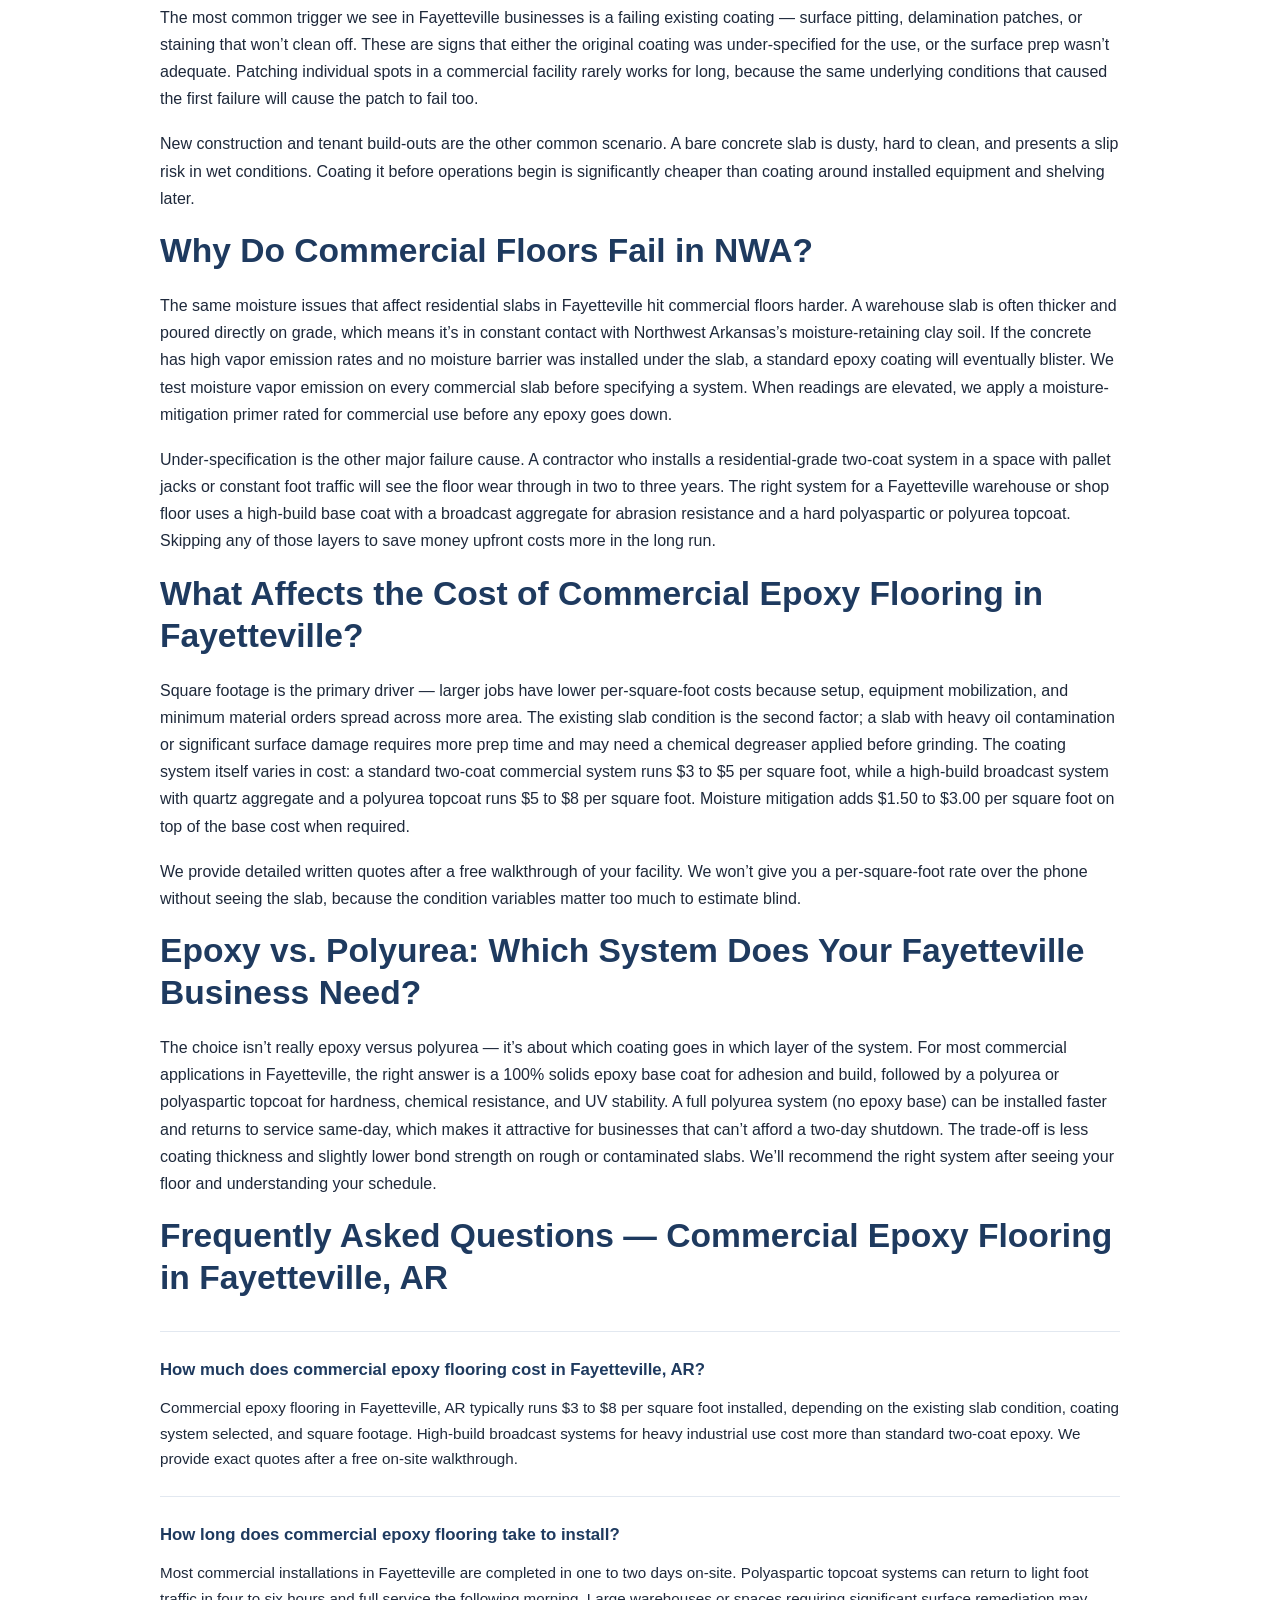
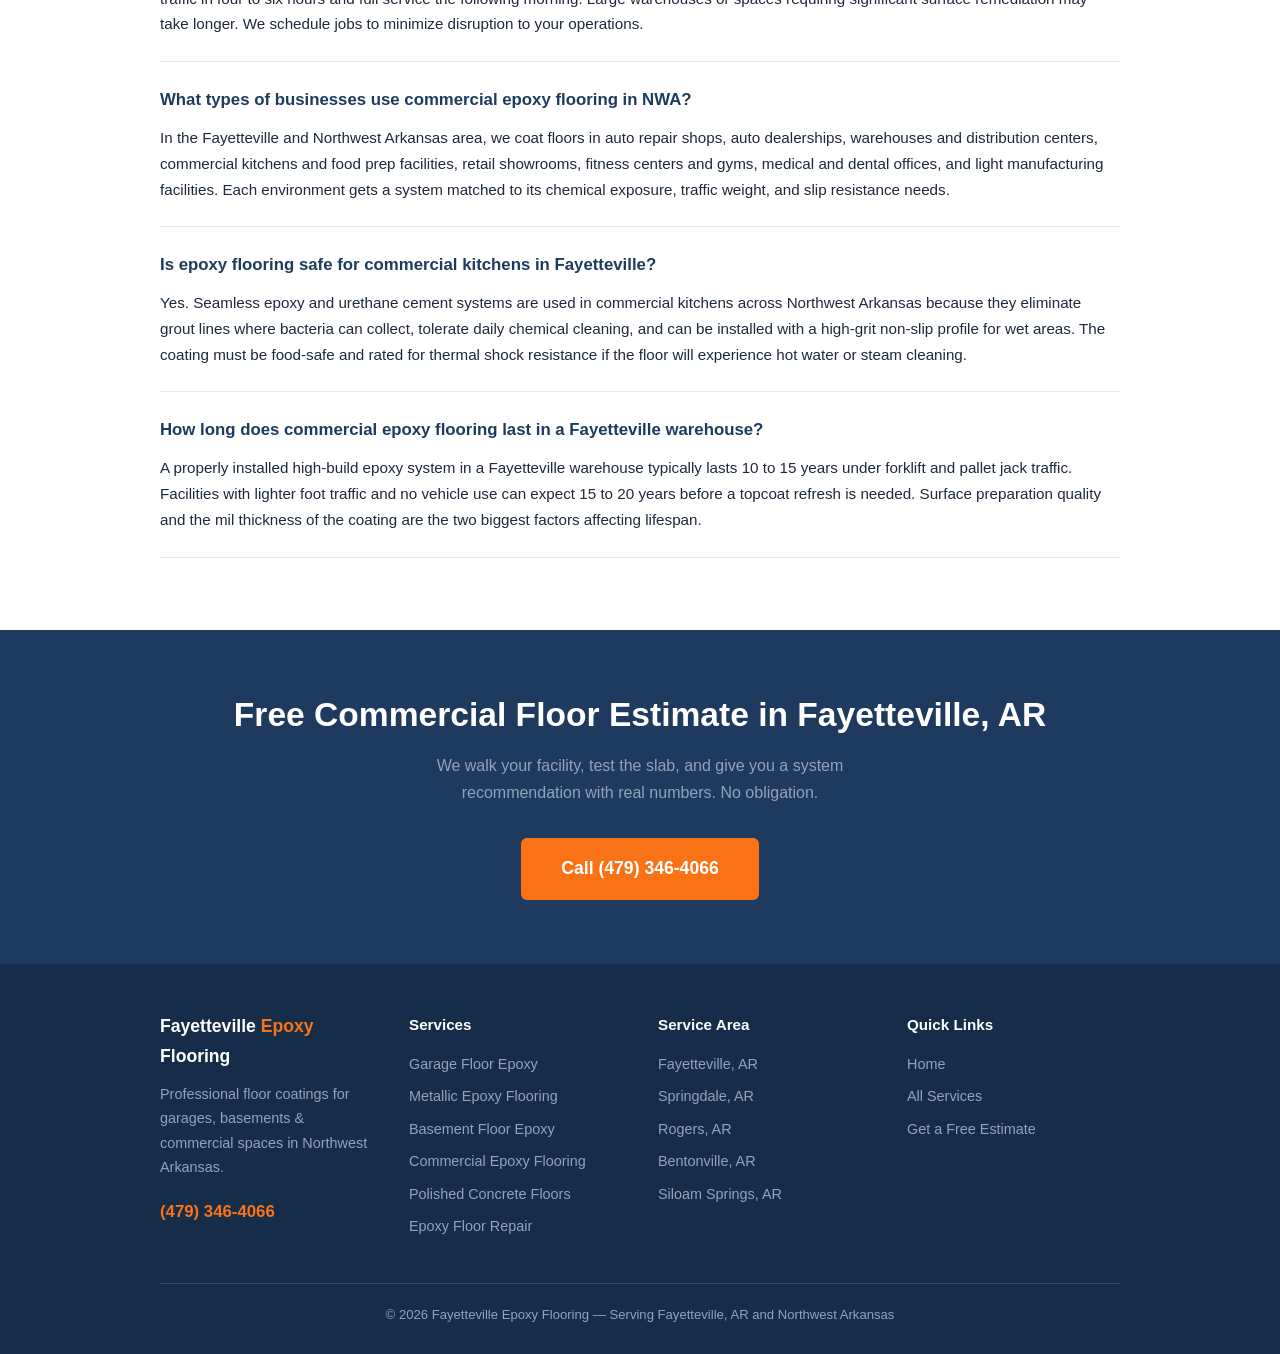
<file: commercial-epoxy-flooring-fayetteville-ar.html>
<!DOCTYPE html>
<html lang="en">
<head>
  <link rel="canonical" href="https://www.fayettevillearepoxyflooring.com/commercial-epoxy-flooring-fayetteville-ar.html">
  <meta charset="UTF-8">
  <meta name="viewport" content="width=device-width, initial-scale=1.0">
  <title>Commercial Epoxy Flooring in Fayetteville, AR</title>
  <meta name="description" content="Commercial epoxy flooring in Fayetteville, AR. Warehouse, shop and retail slabs built for forklift traffic. Call (479) 346-4066.">
  <link rel="stylesheet" href="styles.css">
  <script type="application/ld+json">
  {
    "@context": "https://schema.org",
    "@type": "LocalBusiness",
    "name": "Fayetteville Epoxy Flooring",
    "telephone": "(479) 346-4066",
    "address": {
      "@type": "PostalAddress",
      "addressLocality": "Fayetteville",
      "addressRegion": "AR",
      "addressCountry": "US"
    },
    "areaServed": "Fayetteville, AR and Northwest Arkansas",
    "description": "Commercial epoxy flooring in Fayetteville, AR.",
    "openingHours": "Mo-Fr 08:00-18:00"
  }
  </script>
  <script type="application/ld+json">
  {
    "@context": "https://schema.org",
    "@type": "FAQPage",
    "mainEntity": [
      {
        "@type": "Question",
        "name": "How much does commercial epoxy flooring cost in Fayetteville, AR?",
        "acceptedAnswer": {
          "@type": "Answer",
          "text": "Commercial epoxy flooring in Fayetteville, AR typically runs $3 to $8 per square foot installed, depending on the existing slab condition, coating system selected, and square footage. High-build broadcast systems for heavy industrial use cost more than standard two-coat epoxy. We provide exact quotes after a free on-site walkthrough."
        }
      },
      {
        "@type": "Question",
        "name": "How long does commercial epoxy flooring take to install?",
        "acceptedAnswer": {
          "@type": "Answer",
          "text": "Most commercial installations in Fayetteville are completed in one to two days on-site. Polyaspartic topcoat systems can return to light foot traffic in four to six hours and full service the following morning. Large warehouses or spaces requiring significant surface remediation may take longer. We schedule jobs to minimize disruption to your operations."
        }
      },
      {
        "@type": "Question",
        "name": "What types of businesses use commercial epoxy flooring in NWA?",
        "acceptedAnswer": {
          "@type": "Answer",
          "text": "In the Fayetteville and Northwest Arkansas area, we coat floors in auto repair shops, auto dealerships, warehouses and distribution centers, commercial kitchens and food prep facilities, retail showrooms, fitness centers and gyms, medical and dental offices, and light manufacturing facilities. Each environment gets a system matched to its chemical exposure, traffic weight, and slip resistance needs."
        }
      },
      {
        "@type": "Question",
        "name": "Is epoxy flooring safe for commercial kitchens in Fayetteville?",
        "acceptedAnswer": {
          "@type": "Answer",
          "text": "Yes. Seamless epoxy and urethane cement systems are used in commercial kitchens across Northwest Arkansas because they eliminate grout lines where bacteria can collect, tolerate daily chemical cleaning, and can be installed with a high-grit non-slip profile for wet areas. The coating must be food-safe and rated for thermal shock resistance if the floor will experience hot water or steam cleaning."
        }
      },
      {
        "@type": "Question",
        "name": "How long does commercial epoxy flooring last in a Fayetteville warehouse?",
        "acceptedAnswer": {
          "@type": "Answer",
          "text": "A properly installed high-build epoxy system in a Fayetteville warehouse typically lasts 10 to 15 years under forklift and pallet jack traffic. Facilities with lighter foot traffic and no vehicle use can expect 15 to 20 years before a topcoat refresh is needed. Surface preparation quality and the mil thickness of the coating are the two biggest factors affecting lifespan."
        }
      }
    ]
  }
  </script>
</head>
<body>

<nav>
  <a class="nav-brand" href="/">Fayetteville <span>Epoxy</span> Flooring</a>
  <ul class="nav-links">
<li><a href="/">Home</a></li>
<li class="has-dropdown">
<a href="/services">Services</a>
<div class="dropdown-menu">
<ul class="dropdown-menu-list">
<li><a href="/garage-floor-epoxy-fayetteville-ar">Garage Floor Epoxy</a></li>
<li><a href="/metallic-epoxy-flooring-fayetteville-ar">Metallic Epoxy Flooring</a></li>
<li><a href="/basement-floor-epoxy-fayetteville-ar">Basement Floor Epoxy</a></li>
<li><a href="/commercial-epoxy-flooring-fayetteville-ar">Commercial Epoxy Flooring</a></li>
<li><a href="/concrete-polishing-fayetteville-ar">Polished Concrete Floors</a></li>
<li><a href="/epoxy-floor-repair-fayetteville-ar">Epoxy Floor Repair</a></li>
</ul>
</div>
</li>
<li><a href="/contact">Contact</a></li>
</ul>
  <a class="nav-cta" href="tel:+14793464066">(479) 346-4066</a>
</nav>

<section class="hero" style="padding:56px 5% 48px;">
  <div class="hero-inner">
    <h1>Commercial Epoxy Flooring in <span>Fayetteville, AR</span></h1>
    <p>Industrial-grade coatings for warehouses, auto shops, commercial kitchens &amp; retail spaces across Northwest Arkansas. Same-day return to service available.</p>
    <div class="hero-btns">
      <a class="btn-primary" href="tel:+14793464066">Call (479) 346-4066</a>
      <a class="btn-secondary" href="/contact">Get a Free Estimate</a>
    </div>
  </div>
</section>

<section>
  <div class="section-inner">
    <p>Commercial epoxy flooring in Fayetteville, AR is a different job than a residential garage. The loads are heavier, the chemical exposure is more frequent, and the cost of downtime is real. A warehouse running forklifts needs a high-build coating system rated for rolling loads and abrasion, not a standard two-coat residential system. An auto shop dealing with motor oil, transmission fluid, and brake cleaner needs chemical resistance the floor can handle every single day. We size the coating system to the actual demands of your space &mdash; and we schedule installation to minimize the time your floor is out of service.</p>

    <img class="section-img" src="images/epoxyflooring2.png" alt="commercial epoxy flooring Fayetteville AR" loading="lazy">
    <p class="img-caption">A properly installed commercial epoxy system handles daily foot traffic, forklift loads, and chemical spills without breaking down.</p>

    <h2>What Does Commercial Epoxy Flooring Involve?</h2>
    <p>The process starts the same way as any epoxy project: surface preparation. On commercial slabs, that typically means a walk-behind or ride-on diamond grinder, and sometimes shot blasting on very large floors. The goal is to open the concrete&rsquo;s pores and remove any contamination &mdash; oil, old sealers, adhesive residue &mdash; so the coating bonds correctly. Proper prep on a commercial slab takes longer than on a residential one because there&rsquo;s more surface area and the stakes of a delamination failure are higher.</p>
    <p>After prep, the coating system goes down in layers. A commercial installation typically includes a penetrating primer (to seal the slab and improve adhesion), a high-build epoxy base coat, a decorative or functional broadcast layer if needed, and a polyaspartic or polyurea topcoat. Total dry film thickness on a commercial system ranges from 30 to 80 mils depending on the application, compared to 15 to 25 mils on a residential garage floor.</p>

    <h2>When Does Your Business Need a New Commercial Floor Coating?</h2>
    <p>The most common trigger we see in Fayetteville businesses is a failing existing coating &mdash; surface pitting, delamination patches, or staining that won&rsquo;t clean off. These are signs that either the original coating was under-specified for the use, or the surface prep wasn&rsquo;t adequate. Patching individual spots in a commercial facility rarely works for long, because the same underlying conditions that caused the first failure will cause the patch to fail too.</p>
    <p>New construction and tenant build-outs are the other common scenario. A bare concrete slab is dusty, hard to clean, and presents a slip risk in wet conditions. Coating it before operations begin is significantly cheaper than coating around installed equipment and shelving later.</p>

    <h2>Why Do Commercial Floors Fail in NWA?</h2>
    <p>The same moisture issues that affect residential slabs in Fayetteville hit commercial floors harder. A warehouse slab is often thicker and poured directly on grade, which means it&rsquo;s in constant contact with Northwest Arkansas&rsquo;s moisture-retaining clay soil. If the concrete has high vapor emission rates and no moisture barrier was installed under the slab, a standard epoxy coating will eventually blister. We test moisture vapor emission on every commercial slab before specifying a system. When readings are elevated, we apply a moisture-mitigation primer rated for commercial use before any epoxy goes down.</p>
    <p>Under-specification is the other major failure cause. A contractor who installs a residential-grade two-coat system in a space with pallet jacks or constant foot traffic will see the floor wear through in two to three years. The right system for a Fayetteville warehouse or shop floor uses a high-build base coat with a broadcast aggregate for abrasion resistance and a hard polyaspartic or polyurea topcoat. Skipping any of those layers to save money upfront costs more in the long run.</p>

    <h2>What Affects the Cost of Commercial Epoxy Flooring in Fayetteville?</h2>
    <p>Square footage is the primary driver &mdash; larger jobs have lower per-square-foot costs because setup, equipment mobilization, and minimum material orders spread across more area. The existing slab condition is the second factor; a slab with heavy oil contamination or significant surface damage requires more prep time and may need a chemical degreaser applied before grinding. The coating system itself varies in cost: a standard two-coat commercial system runs $3 to $5 per square foot, while a high-build broadcast system with quartz aggregate and a polyurea topcoat runs $5 to $8 per square foot. Moisture mitigation adds $1.50 to $3.00 per square foot on top of the base cost when required.</p>
    <p>We provide detailed written quotes after a free walkthrough of your facility. We won&rsquo;t give you a per-square-foot rate over the phone without seeing the slab, because the condition variables matter too much to estimate blind.</p>

    <h2>Epoxy vs. Polyurea: Which System Does Your Fayetteville Business Need?</h2>
    <p>The choice isn&rsquo;t really epoxy versus polyurea &mdash; it&rsquo;s about which coating goes in which layer of the system. For most commercial applications in Fayetteville, the right answer is a 100% solids epoxy base coat for adhesion and build, followed by a polyurea or polyaspartic topcoat for hardness, chemical resistance, and UV stability. A full polyurea system (no epoxy base) can be installed faster and returns to service same-day, which makes it attractive for businesses that can&rsquo;t afford a two-day shutdown. The trade-off is less coating thickness and slightly lower bond strength on rough or contaminated slabs. We&rsquo;ll recommend the right system after seeing your floor and understanding your schedule.</p>

    <h2>Frequently Asked Questions &mdash; Commercial Epoxy Flooring in Fayetteville, AR</h2>
    <div class="faq-list">
      <div class="faq-item">
        <h3>How much does commercial epoxy flooring cost in Fayetteville, AR?</h3>
        <p>Commercial epoxy flooring in Fayetteville, AR typically runs $3 to $8 per square foot installed, depending on the existing slab condition, coating system selected, and square footage. High-build broadcast systems for heavy industrial use cost more than standard two-coat epoxy. We provide exact quotes after a free on-site walkthrough.</p>
      </div>
      <div class="faq-item">
        <h3>How long does commercial epoxy flooring take to install?</h3>
        <p>Most commercial installations in Fayetteville are completed in one to two days on-site. Polyaspartic topcoat systems can return to light foot traffic in four to six hours and full service the following morning. Large warehouses or spaces requiring significant surface remediation may take longer. We schedule jobs to minimize disruption to your operations.</p>
      </div>
      <div class="faq-item">
        <h3>What types of businesses use commercial epoxy flooring in NWA?</h3>
        <p>In the Fayetteville and Northwest Arkansas area, we coat floors in auto repair shops, auto dealerships, warehouses and distribution centers, commercial kitchens and food prep facilities, retail showrooms, fitness centers and gyms, medical and dental offices, and light manufacturing facilities. Each environment gets a system matched to its chemical exposure, traffic weight, and slip resistance needs.</p>
      </div>
      <div class="faq-item">
        <h3>Is epoxy flooring safe for commercial kitchens in Fayetteville?</h3>
        <p>Yes. Seamless epoxy and urethane cement systems are used in commercial kitchens across Northwest Arkansas because they eliminate grout lines where bacteria can collect, tolerate daily chemical cleaning, and can be installed with a high-grit non-slip profile for wet areas. The coating must be food-safe and rated for thermal shock resistance if the floor will experience hot water or steam cleaning.</p>
      </div>
      <div class="faq-item">
        <h3>How long does commercial epoxy flooring last in a Fayetteville warehouse?</h3>
        <p>A properly installed high-build epoxy system in a Fayetteville warehouse typically lasts 10 to 15 years under forklift and pallet jack traffic. Facilities with lighter foot traffic and no vehicle use can expect 15 to 20 years before a topcoat refresh is needed. Surface preparation quality and the mil thickness of the coating are the two biggest factors affecting lifespan.</p>
      </div>
    </div>
  </div>
</section>

<div class="cta-band">
  <h2>Free Commercial Floor Estimate in Fayetteville, AR</h2>
  <p>We walk your facility, test the slab, and give you a system recommendation with real numbers. No obligation.</p>
  <a class="btn-primary" href="tel:+14793464066">Call (479) 346-4066</a>
</div>

<footer>
  <div class="footer-inner">
    <div>
      <div class="footer-brand">Fayetteville <span>Epoxy</span> Flooring</div>
      <p style="font-size:.9rem;margin-top:6px;">Professional floor coatings for garages, basements &amp; commercial spaces in Northwest Arkansas.</p>
      <div class="footer-phone" style="margin-top:14px;"><a href="tel:+14793464066">(479) 346-4066</a></div>
    </div>
    <div>
      <h4>Services</h4>
      <ul>
<li><a href="/garage-floor-epoxy-fayetteville-ar">Garage Floor Epoxy</a></li>
<li><a href="/metallic-epoxy-flooring-fayetteville-ar">Metallic Epoxy Flooring</a></li>
<li><a href="/basement-floor-epoxy-fayetteville-ar">Basement Floor Epoxy</a></li>
<li><a href="/commercial-epoxy-flooring-fayetteville-ar">Commercial Epoxy Flooring</a></li>
<li><a href="/concrete-polishing-fayetteville-ar">Polished Concrete Floors</a></li>
<li><a href="/epoxy-floor-repair-fayetteville-ar">Epoxy Floor Repair</a></li>
</ul>
    </div>
    <div>
      <h4>Service Area</h4>
      <ul>
        <li>Fayetteville, AR</li>
        <li>Springdale, AR</li>
        <li>Rogers, AR</li>
        <li>Bentonville, AR</li>
        <li>Siloam Springs, AR</li>
      </ul>
    </div>
    <div>
      <h4>Quick Links</h4>
      <ul>
        <li><a href="/">Home</a></li>
        <li><a href="/services">All Services</a></li>
        <li><a href="/contact">Get a Free Estimate</a></li>
      </ul>
    </div>
  </div>
  <div class="footer-bottom">&copy; 2026 Fayetteville Epoxy Flooring &mdash; Serving Fayetteville, AR and Northwest Arkansas</div>
</footer>

</body>
</html>
</file>
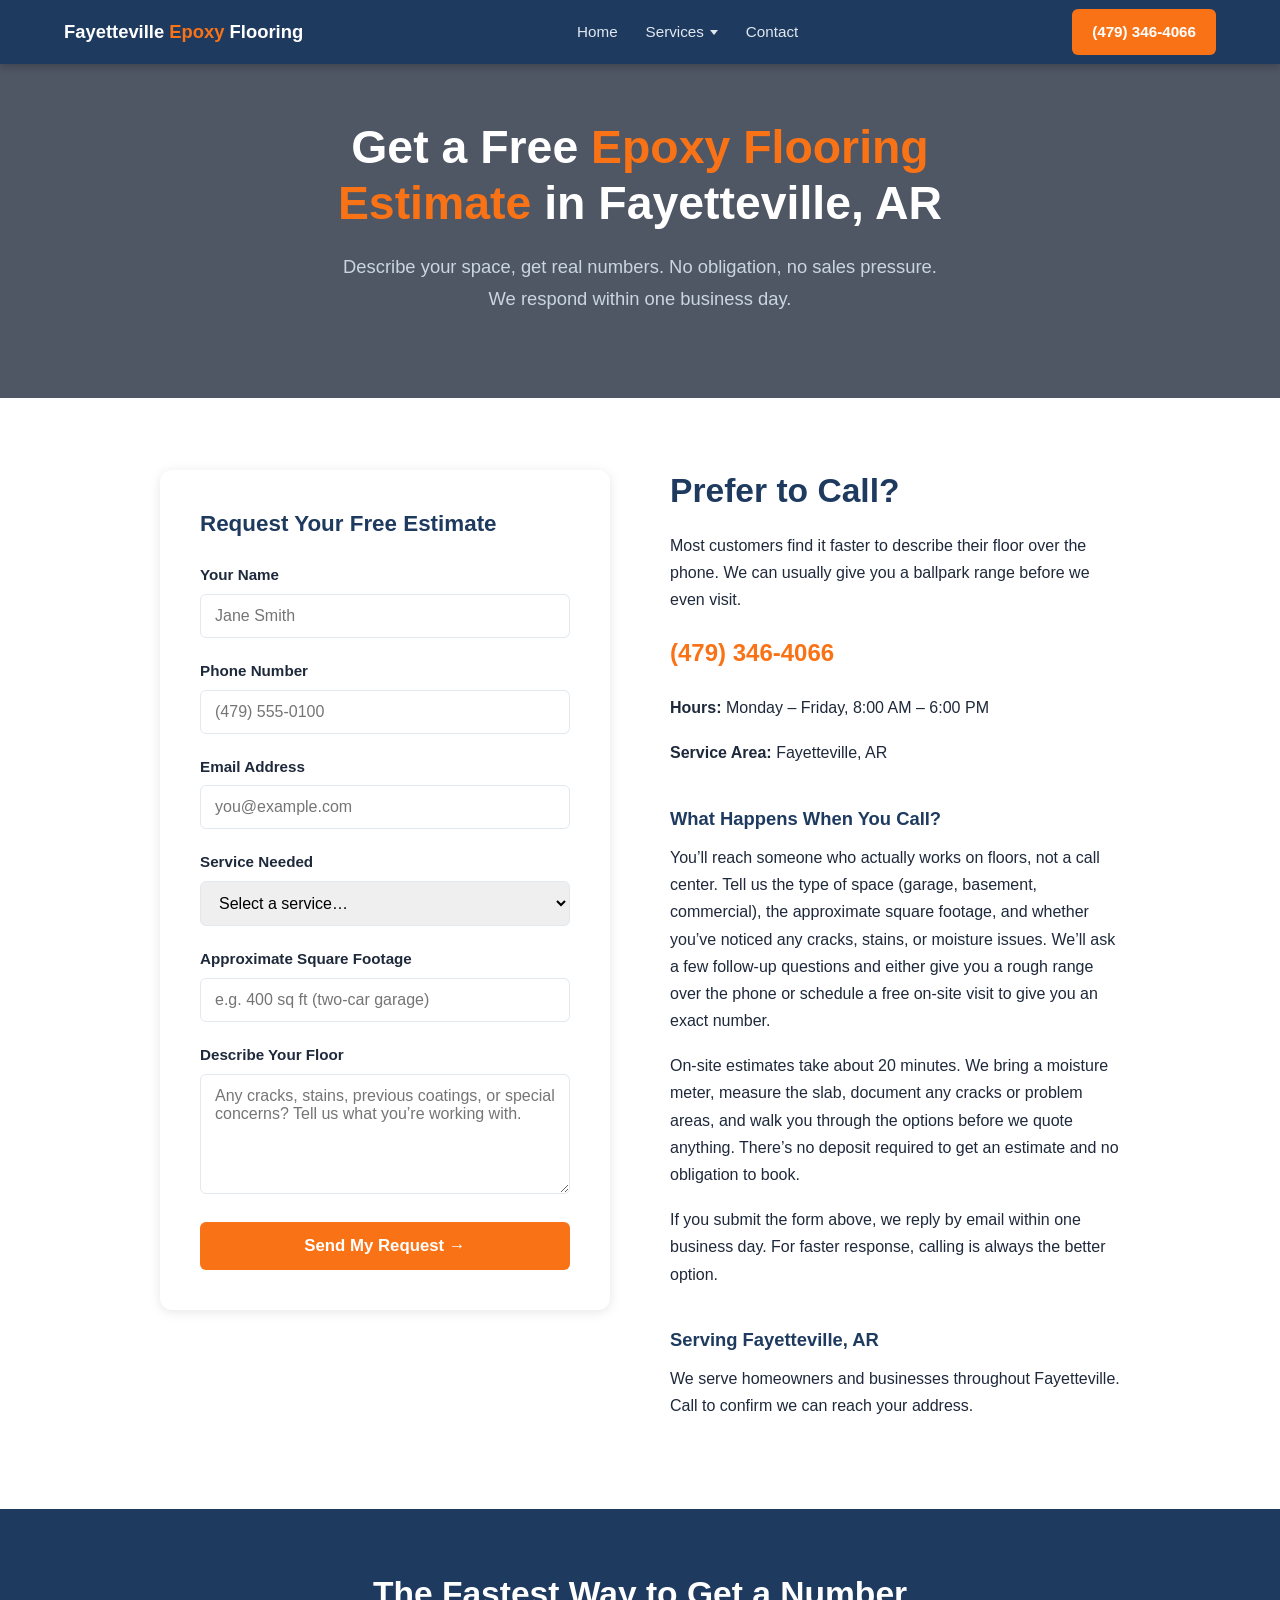
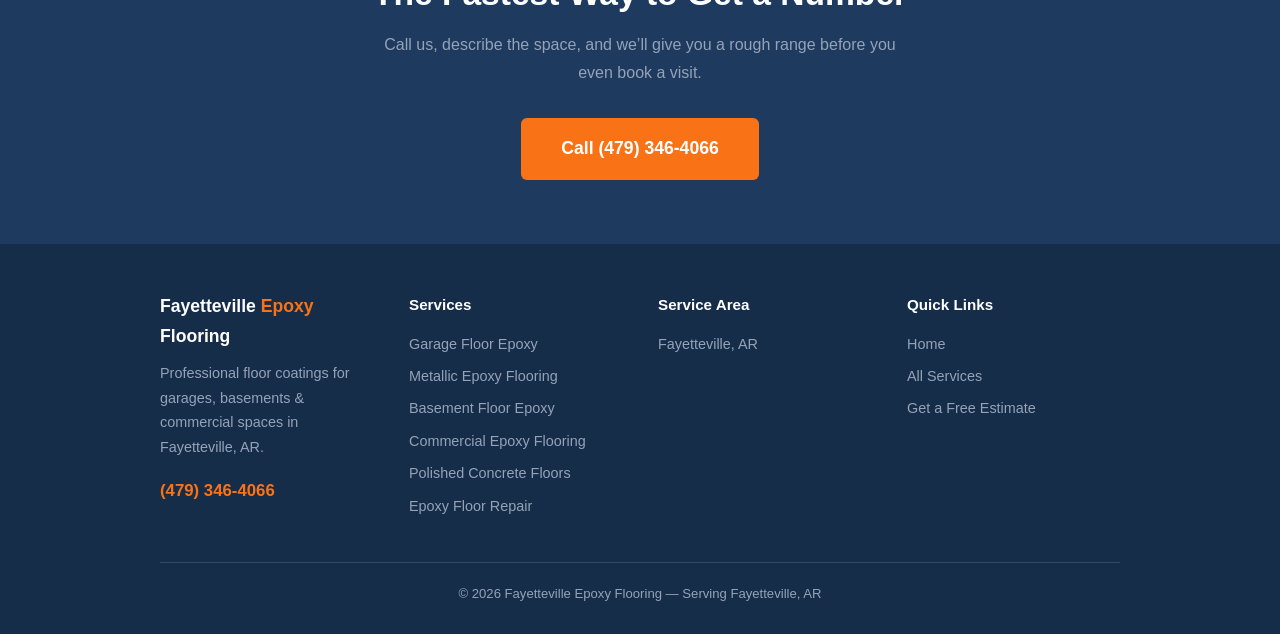
<file: contact.html>
<!DOCTYPE html>
<html lang="en">
<head>
  <link rel="canonical" href="https://www.fayettevillearepoxyflooring.com/contact.html">
  <meta charset="UTF-8">
  <meta name="viewport" content="width=device-width, initial-scale=1.0">
  <title>Contact Fayetteville Epoxy Flooring | Free Quotes</title>
  <meta name="description" content="Get a free epoxy flooring estimate in Fayetteville, AR. Call (479) 346-4066 or fill out the form. We respond within 1 business day.">
  <link rel="stylesheet" href="styles.css">
  <script type="application/ld+json">
  {
    "@context": "https://schema.org",
    "@type": "LocalBusiness",
    "name": "Fayetteville Epoxy Flooring",
    "telephone": "(479) 346-4066",
    "address": {
      "@type": "PostalAddress",
      "addressLocality": "Fayetteville",
      "addressRegion": "AR",
      "addressCountry": "US"
    },
    "areaServed": "Fayetteville, AR",
    "description": "Professional epoxy floor coating in Fayetteville, AR.",
    "openingHours": "Mo-Fr 08:00-18:00"
  }
  </script>
</head>
<body>

<nav>
  <a class="nav-brand" href="/">Fayetteville <span>Epoxy</span> Flooring</a>
  <ul class="nav-links">
<li><a href="/">Home</a></li>
<li class="has-dropdown">
<a href="/services">Services</a>
<div class="dropdown-menu">
<ul class="dropdown-menu-list">
<li><a href="/garage-floor-epoxy-fayetteville-ar">Garage Floor Epoxy</a></li>
<li><a href="/metallic-epoxy-flooring-fayetteville-ar">Metallic Epoxy Flooring</a></li>
<li><a href="/basement-floor-epoxy-fayetteville-ar">Basement Floor Epoxy</a></li>
<li><a href="/commercial-epoxy-flooring-fayetteville-ar">Commercial Epoxy Flooring</a></li>
<li><a href="/concrete-polishing-fayetteville-ar">Polished Concrete Floors</a></li>
<li><a href="/epoxy-floor-repair-fayetteville-ar">Epoxy Floor Repair</a></li>
</ul>
</div>
</li>
<li><a href="/contact">Contact</a></li>
</ul>
  <a class="nav-cta" href="tel:+14793464066">(479) 346-4066</a>
</nav>

<section class="hero" style="padding:56px 5% 48px;">
  <div class="hero-inner">
    <h1>Get a Free <span>Epoxy Flooring Estimate</span> in Fayetteville, AR</h1>
    <p>Describe your space, get real numbers. No obligation, no sales pressure. We respond within one business day.</p>
  </div>
</section>

<section>
  <div class="section-inner">
    <div class="two-col" style="gap:60px; align-items:start;">

      <!-- FORM -->
      <div class="form-wrap">
        <h2 style="margin-bottom:24px; font-size:1.4rem;">Request Your Free Estimate</h2>
        <form action="https://formspree.io/f/xqejegwr" method="POST">
          <label for="name">Your Name</label>
          <input type="text" id="name" name="name" placeholder="Jane Smith" required>

          <label for="phone">Phone Number</label>
          <input type="tel" id="phone" name="phone" placeholder="(479) 555-0100" required>

          <label for="email">Email Address</label>
          <input type="email" id="email" name="email" placeholder="you@example.com" required>

          <label for="service">Service Needed</label>
          <select id="service" name="service">
            <option value="">Select a service&hellip;</option>
            <option value="garage-floor">Garage Floor Epoxy</option>
            <option value="basement-floor">Basement Floor Epoxy</option>
            <option value="commercial">Commercial / Industrial Epoxy</option>
            <option value="not-sure">Not Sure Yet</option>
          </select>

          <label for="sqft">Approximate Square Footage</label>
          <input type="text" id="sqft" name="sqft" placeholder="e.g. 400 sq ft (two-car garage)">

          <label for="message">Describe Your Floor</label>
          <textarea id="message" name="message" placeholder="Any cracks, stains, previous coatings, or special concerns? Tell us what you&rsquo;re working with."></textarea>

          <input type="hidden" name="_subject" value="New Estimate Request - Fayetteville Epoxy Flooring">
          <input type="text" name="_gotcha" style="display:none" tabindex="-1">
          <button type="submit">Send My Request &rarr;</button>
        </form>
      </div>

      <!-- CONTACT INFO -->
      <div>
        <h2>Prefer to Call?</h2>
        <p>Most customers find it faster to describe their floor over the phone. We can usually give you a ballpark range before we even visit.</p>
        <p style="font-size:1.5rem; font-weight:800; color:#1e3a5f; margin:20px 0;">
          <a href="tel:+14793464066" style="color:#f97316; text-decoration:none;">(479) 346-4066</a>
        </p>
        <p><strong>Hours:</strong> Monday &ndash; Friday, 8:00 AM &ndash; 6:00 PM</p>
        <p><strong>Service Area:</strong> Fayetteville, AR</p>

        <h3 style="margin-top:36px;">What Happens When You Call?</h3>
        <p>You&rsquo;ll reach someone who actually works on floors, not a call center. Tell us the type of space (garage, basement, commercial), the approximate square footage, and whether you&rsquo;ve noticed any cracks, stains, or moisture issues. We&rsquo;ll ask a few follow-up questions and either give you a rough range over the phone or schedule a free on-site visit to give you an exact number.</p>
        <p>On-site estimates take about 20 minutes. We bring a moisture meter, measure the slab, document any cracks or problem areas, and walk you through the options before we quote anything. There&rsquo;s no deposit required to get an estimate and no obligation to book.</p>
        <p>If you submit the form above, we reply by email within one business day. For faster response, calling is always the better option.</p>

        <h3 style="margin-top:36px;">Serving Fayetteville, AR</h3>
        <p>We serve homeowners and businesses throughout Fayetteville. Call to confirm we can reach your address.</p>
      </div>

    </div>
  </div>
</section>

<div class="cta-band">
  <h2>The Fastest Way to Get a Number</h2>
  <p>Call us, describe the space, and we&rsquo;ll give you a rough range before you even book a visit.</p>
  <a class="btn-primary" href="tel:+14793464066">Call (479) 346-4066</a>
</div>

<footer>
  <div class="footer-inner">
    <div>
      <div class="footer-brand">Fayetteville <span>Epoxy</span> Flooring</div>
      <p style="font-size:.9rem;margin-top:6px;">Professional floor coatings for garages, basements &amp; commercial spaces in Fayetteville, AR.</p>
      <div class="footer-phone" style="margin-top:14px;"><a href="tel:+14793464066">(479) 346-4066</a></div>
    </div>
    <div>
      <h4>Services</h4>
      <ul>
<li><a href="/garage-floor-epoxy-fayetteville-ar">Garage Floor Epoxy</a></li>
<li><a href="/metallic-epoxy-flooring-fayetteville-ar">Metallic Epoxy Flooring</a></li>
<li><a href="/basement-floor-epoxy-fayetteville-ar">Basement Floor Epoxy</a></li>
<li><a href="/commercial-epoxy-flooring-fayetteville-ar">Commercial Epoxy Flooring</a></li>
<li><a href="/concrete-polishing-fayetteville-ar">Polished Concrete Floors</a></li>
<li><a href="/epoxy-floor-repair-fayetteville-ar">Epoxy Floor Repair</a></li>
</ul>
    </div>
    <div>
      <h4>Service Area</h4>
        <ul>
          <li>Fayetteville, AR</li>
        </ul>
    </div>
    <div>
      <h4>Quick Links</h4>
      <ul>
        <li><a href="/">Home</a></li>
        <li><a href="/services">All Services</a></li>
        <li><a href="/contact">Get a Free Estimate</a></li>
      </ul>
    </div>
  </div>
  <div class="footer-bottom">&copy; 2026 Fayetteville Epoxy Flooring &mdash; Serving Fayetteville, AR</div>
</footer>

</body>
</html>
</file>
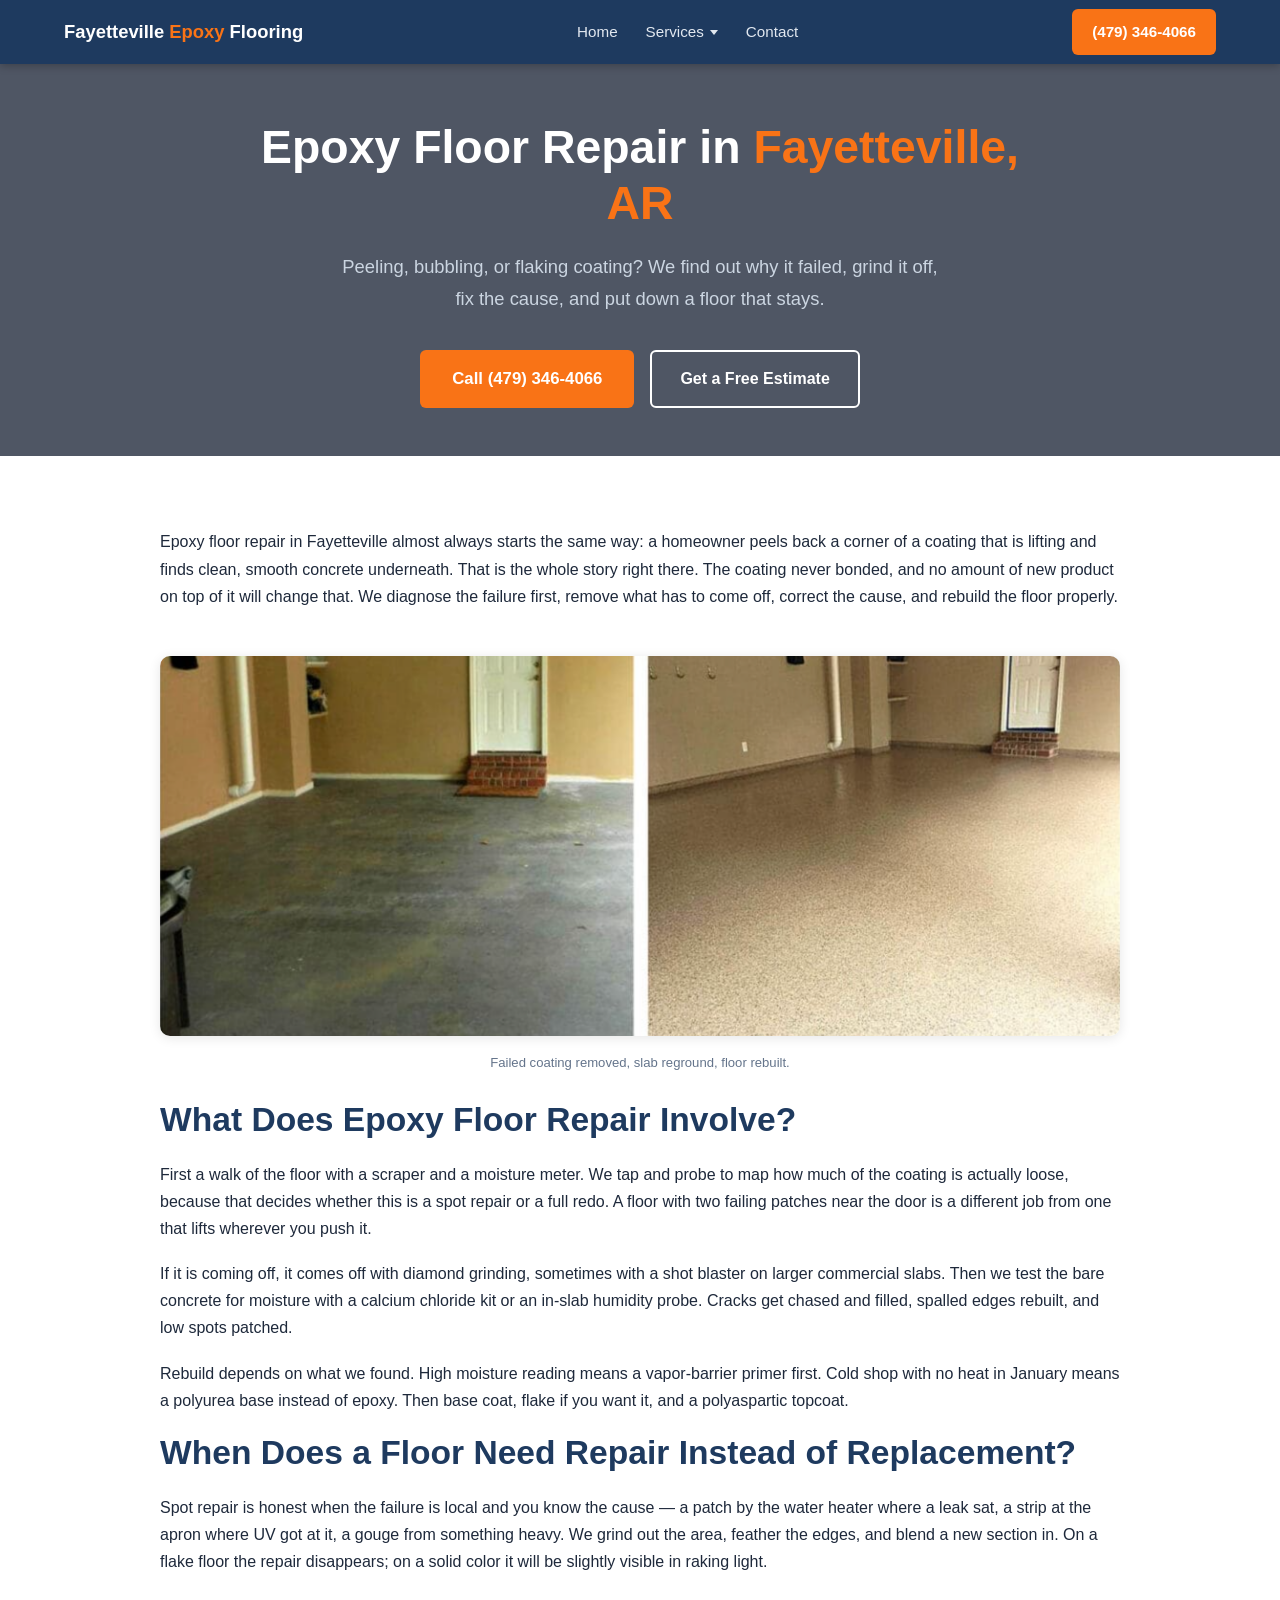
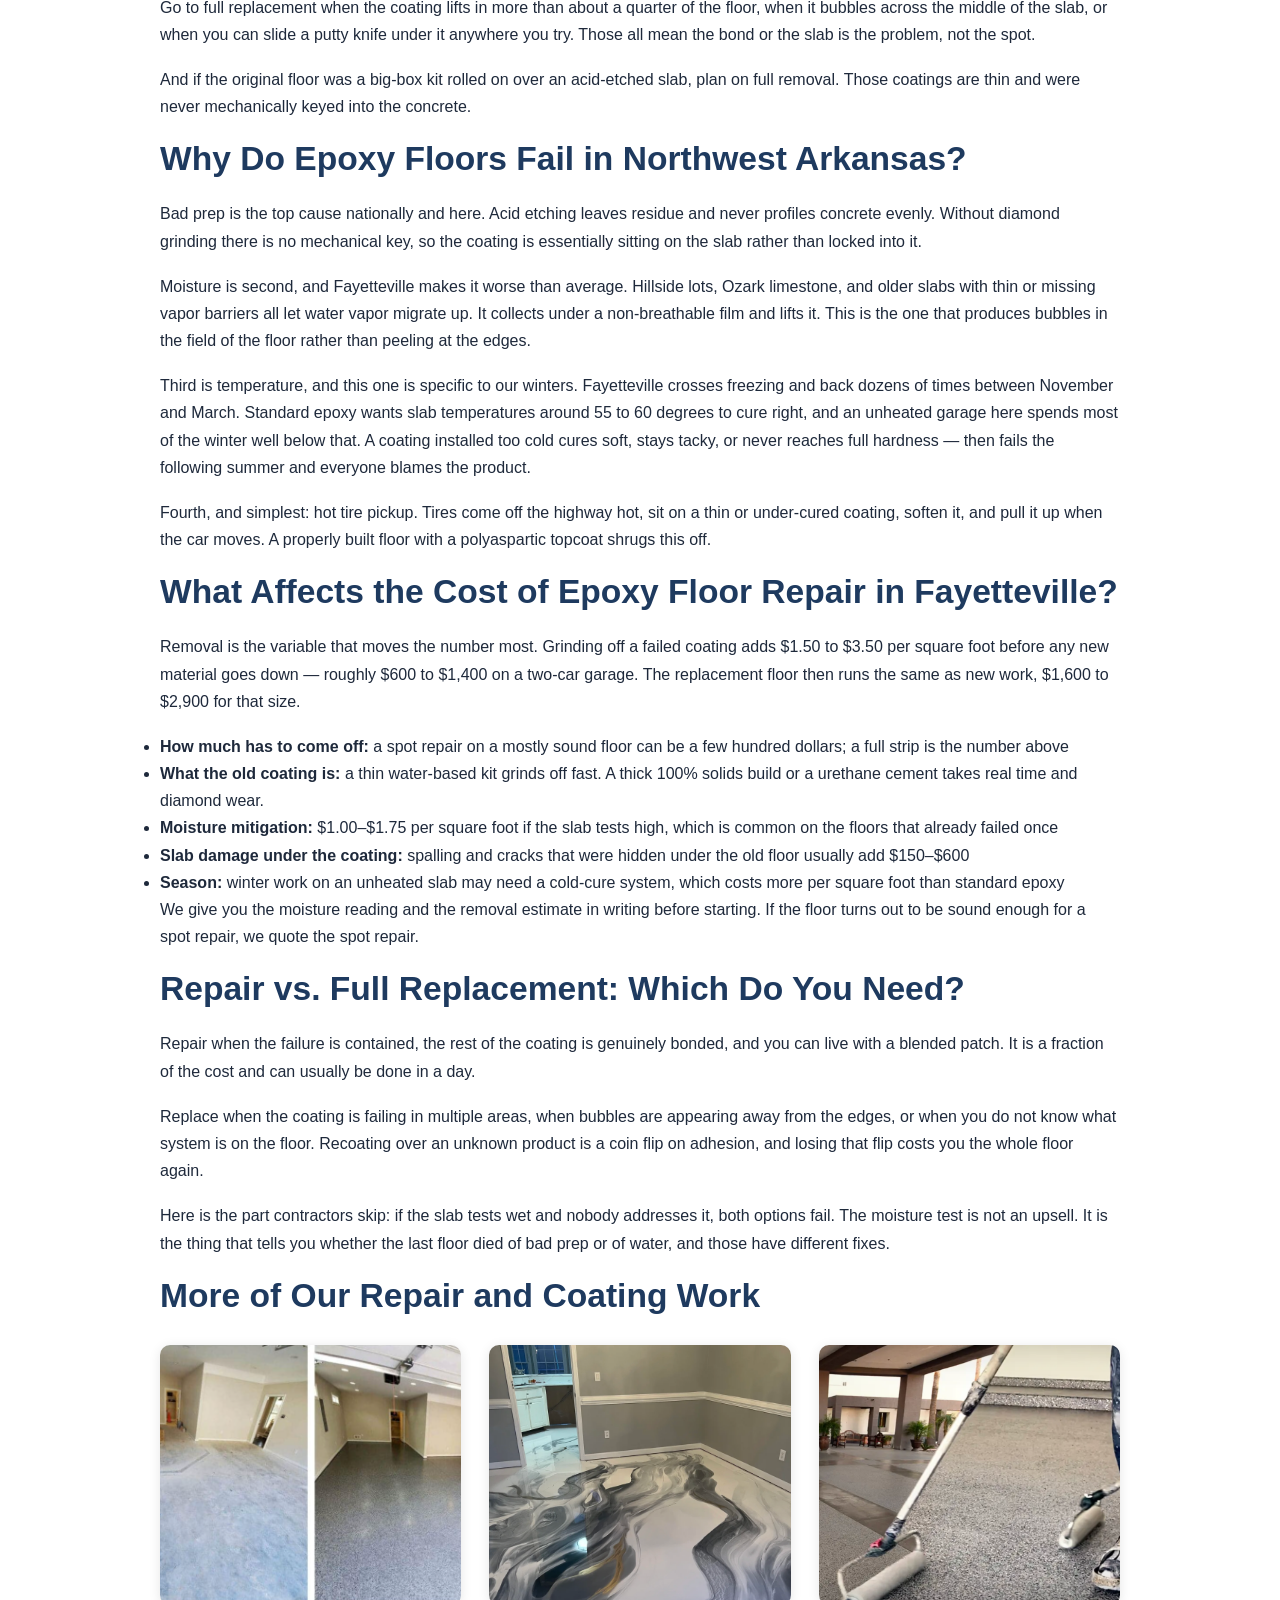
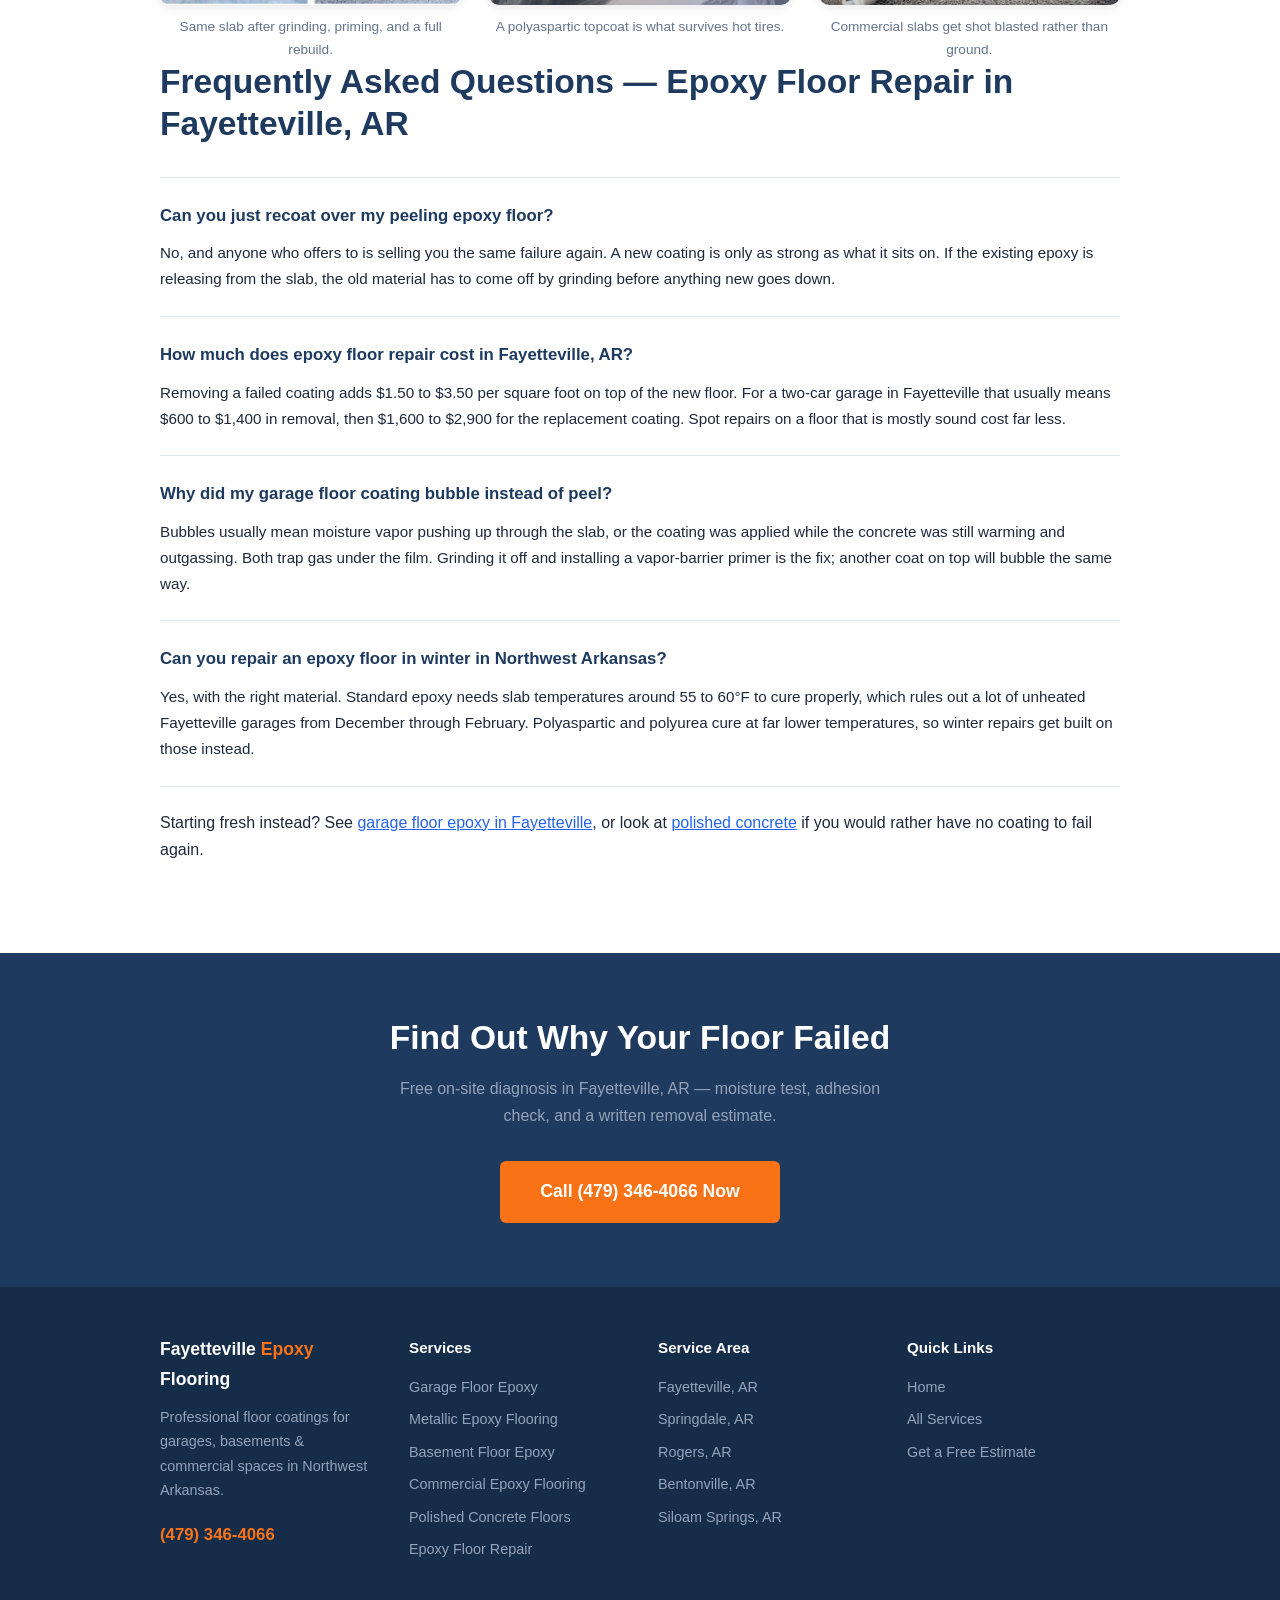
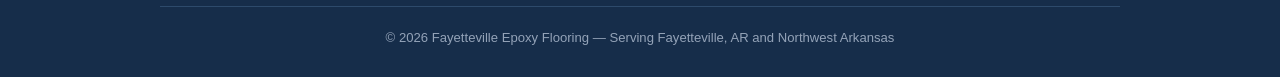
<file: epoxy-floor-repair-fayetteville-ar.html>
<!DOCTYPE html>
<html lang="en">
<head>
  <link rel="canonical" href="https://www.fayettevillearepoxyflooring.com/epoxy-floor-repair-fayetteville-ar.html">
  <meta charset="UTF-8">
  <meta name="viewport" content="width=device-width, initial-scale=1.0">
  <title>Epoxy Floor Repair in Fayetteville, AR | Recoating</title>
  <meta name="description" content="Peeling or bubbling epoxy floor in Fayetteville, AR? We grind off failed coatings, fix the cause, and recoat. Moisture tested first. Call (479) 346-4066.">
  <link rel="stylesheet" href="styles.css">
  <script type="application/ld+json">
  {
    "@context": "https://schema.org",
    "@type": "LocalBusiness",
    "name": "Fayetteville Epoxy Flooring",
    "telephone": "+14793464066",
    "address": {
      "@type": "PostalAddress",
      "addressLocality": "Fayetteville",
      "addressRegion": "AR",
      "addressCountry": "US"
    },
    "areaServed": "Fayetteville, AR",
    "description": "Epoxy floor repair and recoating in Fayetteville, AR",
    "openingHours": "Mo-Fr 08:00-18:00"
  }
  </script>
  <script type="application/ld+json">
  {
    "@context": "https://schema.org",
    "@type": "FAQPage",
    "mainEntity": [
      {
        "@type": "Question",
        "name": "Can you just recoat over my peeling epoxy floor?",
        "acceptedAnswer": {
          "@type": "Answer",
          "text": "No, and anyone who offers to is selling you the same failure again. A new coating is only as strong as what it sits on. If the existing epoxy is releasing from the slab, the old material has to come off by grinding before anything new goes down."
        }
      },
      {
        "@type": "Question",
        "name": "How much does epoxy floor repair cost in Fayetteville, AR?",
        "acceptedAnswer": {
          "@type": "Answer",
          "text": "Removing a failed coating adds $1.50 to $3.50 per square foot on top of the new floor. For a two-car garage in Fayetteville that usually means $600 to $1,400 in removal, then $1,600 to $2,900 for the replacement coating. Spot repairs on a floor that is mostly sound cost far less."
        }
      },
      {
        "@type": "Question",
        "name": "Why did my garage floor coating bubble instead of peel?",
        "acceptedAnswer": {
          "@type": "Answer",
          "text": "Bubbles usually mean moisture vapor pushing up through the slab, or the coating was applied while the concrete was still warming and outgassing. Both trap gas under the film. Grinding it off and installing a vapor-barrier primer is the fix; another coat on top will bubble the same way."
        }
      },
      {
        "@type": "Question",
        "name": "Can you repair an epoxy floor in winter in Northwest Arkansas?",
        "acceptedAnswer": {
          "@type": "Answer",
          "text": "Yes, with the right material. Standard epoxy needs slab temperatures around 55 to 60 degrees to cure properly, which rules out a lot of unheated Fayetteville garages from December through February. Polyaspartic and polyurea cure at far lower temperatures, so winter repairs get built on those instead."
        }
      }
    ]
  }
  </script>
</head>
<body>
<nav>
  <a class="nav-brand" href="/">Fayetteville <span>Epoxy</span> Flooring</a>
  <ul class="nav-links">
    <li><a href="/">Home</a></li>
    <li class="has-dropdown">
      <a href="/services">Services</a>
      <div class="dropdown-menu">
        <ul class="dropdown-menu-list">
          <li><a href="/garage-floor-epoxy-fayetteville-ar">Garage Floor Epoxy</a></li>
          <li><a href="/metallic-epoxy-flooring-fayetteville-ar">Metallic Epoxy Flooring</a></li>
          <li><a href="/basement-floor-epoxy-fayetteville-ar">Basement Floor Epoxy</a></li>
          <li><a href="/commercial-epoxy-flooring-fayetteville-ar">Commercial Epoxy Flooring</a></li>
          <li><a href="/concrete-polishing-fayetteville-ar">Polished Concrete Floors</a></li>
          <li><a href="/epoxy-floor-repair-fayetteville-ar">Epoxy Floor Repair</a></li>
        </ul>
      </div>
    </li>
    <li><a href="/contact">Contact</a></li>
  </ul>
  <a class="nav-cta" href="tel:+14793464066">(479) 346-4066</a>
</nav>

<section class="hero" style="padding:56px 5% 48px;">
  <div class="hero-inner">
    <h1>Epoxy Floor Repair in <span>Fayetteville, AR</span></h1>
    <p>Peeling, bubbling, or flaking coating? We find out why it failed, grind it off, fix the cause, and put down a floor that stays.</p>
    <div class="hero-btns">
      <a class="btn-primary" href="tel:+14793464066">Call (479) 346-4066</a>
      <a class="btn-secondary" href="/contact">Get a Free Estimate</a>
    </div>
  </div>
</section>

<section>
  <div class="section-inner">

    <p>Epoxy floor repair in Fayetteville almost always starts the same way: a homeowner peels back a corner of a coating that is lifting and finds clean, smooth concrete underneath. That is the whole story right there. The coating never bonded, and no amount of new product on top of it will change that. We diagnose the failure first, remove what has to come off, correct the cause, and rebuild the floor properly.</p>

    <img class="section-img" src="images/epoxyflooring1.png" alt="epoxy floor repair in Fayetteville AR before and after" loading="lazy">
    <p class="img-caption">Failed coating removed, slab reground, floor rebuilt.</p>

    <h2>What Does Epoxy Floor Repair Involve?</h2>
    <p>First a walk of the floor with a scraper and a moisture meter. We tap and probe to map how much of the coating is actually loose, because that decides whether this is a spot repair or a full redo. A floor with two failing patches near the door is a different job from one that lifts wherever you push it.</p>
    <p>If it is coming off, it comes off with diamond grinding, sometimes with a shot blaster on larger commercial slabs. Then we test the bare concrete for moisture with a calcium chloride kit or an in-slab humidity probe. Cracks get chased and filled, spalled edges rebuilt, and low spots patched.</p>
    <p>Rebuild depends on what we found. High moisture reading means a vapor-barrier primer first. Cold shop with no heat in January means a polyurea base instead of epoxy. Then base coat, flake if you want it, and a polyaspartic topcoat.</p>

    <h2>When Does a Floor Need Repair Instead of Replacement?</h2>
    <p>Spot repair is honest when the failure is local and you know the cause &mdash; a patch by the water heater where a leak sat, a strip at the apron where UV got at it, a gouge from something heavy. We grind out the area, feather the edges, and blend a new section in. On a flake floor the repair disappears; on a solid color it will be slightly visible in raking light.</p>
    <p>Go to full replacement when the coating lifts in more than about a quarter of the floor, when it bubbles across the middle of the slab, or when you can slide a putty knife under it anywhere you try. Those all mean the bond or the slab is the problem, not the spot.</p>
    <p>And if the original floor was a big-box kit rolled on over an acid-etched slab, plan on full removal. Those coatings are thin and were never mechanically keyed into the concrete.</p>

    <h2>Why Do Epoxy Floors Fail in Northwest Arkansas?</h2>
    <p>Bad prep is the top cause nationally and here. Acid etching leaves residue and never profiles concrete evenly. Without diamond grinding there is no mechanical key, so the coating is essentially sitting on the slab rather than locked into it.</p>
    <p>Moisture is second, and Fayetteville makes it worse than average. Hillside lots, Ozark limestone, and older slabs with thin or missing vapor barriers all let water vapor migrate up. It collects under a non-breathable film and lifts it. This is the one that produces bubbles in the field of the floor rather than peeling at the edges.</p>
    <p>Third is temperature, and this one is specific to our winters. Fayetteville crosses freezing and back dozens of times between November and March. Standard epoxy wants slab temperatures around 55 to 60 degrees to cure right, and an unheated garage here spends most of the winter well below that. A coating installed too cold cures soft, stays tacky, or never reaches full hardness &mdash; then fails the following summer and everyone blames the product.</p>
    <p>Fourth, and simplest: hot tire pickup. Tires come off the highway hot, sit on a thin or under-cured coating, soften it, and pull it up when the car moves. A properly built floor with a polyaspartic topcoat shrugs this off.</p>

    <h2>What Affects the Cost of Epoxy Floor Repair in Fayetteville?</h2>
    <p>Removal is the variable that moves the number most. Grinding off a failed coating adds $1.50 to $3.50 per square foot before any new material goes down &mdash; roughly $600 to $1,400 on a two-car garage. The replacement floor then runs the same as new work, $1,600 to $2,900 for that size.</p>
    <ul>
      <li><strong>How much has to come off:</strong> a spot repair on a mostly sound floor can be a few hundred dollars; a full strip is the number above</li>
      <li><strong>What the old coating is:</strong> a thin water-based kit grinds off fast. A thick 100&#37; solids build or a urethane cement takes real time and diamond wear.</li>
      <li><strong>Moisture mitigation:</strong> $1.00&ndash;$1.75 per square foot if the slab tests high, which is common on the floors that already failed once</li>
      <li><strong>Slab damage under the coating:</strong> spalling and cracks that were hidden under the old floor usually add $150&ndash;$600</li>
      <li><strong>Season:</strong> winter work on an unheated slab may need a cold-cure system, which costs more per square foot than standard epoxy</li>
    </ul>
    <p>We give you the moisture reading and the removal estimate in writing before starting. If the floor turns out to be sound enough for a spot repair, we quote the spot repair.</p>

    <h2>Repair vs. Full Replacement: Which Do You Need?</h2>
    <p>Repair when the failure is contained, the rest of the coating is genuinely bonded, and you can live with a blended patch. It is a fraction of the cost and can usually be done in a day.</p>
    <p>Replace when the coating is failing in multiple areas, when bubbles are appearing away from the edges, or when you do not know what system is on the floor. Recoating over an unknown product is a coin flip on adhesion, and losing that flip costs you the whole floor again.</p>
    <p>Here is the part contractors skip: if the slab tests wet and nobody addresses it, both options fail. The moisture test is not an upsell. It is the thing that tells you whether the last floor died of bad prep or of water, and those have different fixes.</p>

    <h2>More of Our Repair and Coating Work</h2>
    <div class="gallery-grid">
      <div class="gallery-item">
        <img src="images/epoxyflooring2.png" alt="epoxy floor repair in Fayetteville AR garage recoating" loading="lazy">
        <p class="gallery-caption">Same slab after grinding, priming, and a full rebuild.</p>
      </div>
      <div class="gallery-item">
        <img src="images/epoxyflooring5.png" alt="epoxy floor coating in Fayetteville AR finished surface" loading="lazy">
        <p class="gallery-caption">A polyaspartic topcoat is what survives hot tires.</p>
      </div>
      <div class="gallery-item">
        <img src="images/epoxyflooring10.png" alt="commercial epoxy floor repair in Fayetteville AR" loading="lazy">
        <p class="gallery-caption">Commercial slabs get shot blasted rather than ground.</p>
      </div>
    </div>

    <h2>Frequently Asked Questions &mdash; Epoxy Floor Repair in Fayetteville, AR</h2>
    <div class="faq-list">
      <div class="faq-item">
        <h3>Can you just recoat over my peeling epoxy floor?</h3>
        <p>No, and anyone who offers to is selling you the same failure again. A new coating is only as strong as what it sits on. If the existing epoxy is releasing from the slab, the old material has to come off by grinding before anything new goes down.</p>
      </div>
      <div class="faq-item">
        <h3>How much does epoxy floor repair cost in Fayetteville, AR?</h3>
        <p>Removing a failed coating adds $1.50 to $3.50 per square foot on top of the new floor. For a two-car garage in Fayetteville that usually means $600 to $1,400 in removal, then $1,600 to $2,900 for the replacement coating. Spot repairs on a floor that is mostly sound cost far less.</p>
      </div>
      <div class="faq-item">
        <h3>Why did my garage floor coating bubble instead of peel?</h3>
        <p>Bubbles usually mean moisture vapor pushing up through the slab, or the coating was applied while the concrete was still warming and outgassing. Both trap gas under the film. Grinding it off and installing a vapor-barrier primer is the fix; another coat on top will bubble the same way.</p>
      </div>
      <div class="faq-item">
        <h3>Can you repair an epoxy floor in winter in Northwest Arkansas?</h3>
        <p>Yes, with the right material. Standard epoxy needs slab temperatures around 55 to 60&#176;F to cure properly, which rules out a lot of unheated Fayetteville garages from December through February. Polyaspartic and polyurea cure at far lower temperatures, so winter repairs get built on those instead.</p>
      </div>
    </div>

    <p style="margin-top:22px;">Starting fresh instead? See <a href="/garage-floor-epoxy-fayetteville-ar" style="color: #2563eb; text-decoration: underline;">garage floor epoxy in Fayetteville</a>, or look at <a href="/concrete-polishing-fayetteville-ar" style="color: #2563eb; text-decoration: underline;">polished concrete</a> if you would rather have no coating to fail again.</p>
  </div>
</section>

<div class="cta-band">
  <h2>Find Out Why Your Floor Failed</h2>
  <p>Free on-site diagnosis in Fayetteville, AR &mdash; moisture test, adhesion check, and a written removal estimate.</p>
  <a class="btn-primary" href="tel:+14793464066">Call (479) 346-4066 Now</a>
</div>

<footer>
  <div class="footer-inner">
    <div>
      <div class="footer-brand">Fayetteville <span>Epoxy</span> Flooring</div>
      <p style="font-size:.9rem;margin-top:6px;">Professional floor coatings for garages, basements &amp; commercial spaces in Northwest Arkansas.</p>
      <div class="footer-phone" style="margin-top:14px;"><a href="tel:+14793464066">(479) 346-4066</a></div>
    </div>
    <div>
      <h4>Services</h4>
      <ul>
        <li><a href="/garage-floor-epoxy-fayetteville-ar">Garage Floor Epoxy</a></li>
        <li><a href="/metallic-epoxy-flooring-fayetteville-ar">Metallic Epoxy Flooring</a></li>
        <li><a href="/basement-floor-epoxy-fayetteville-ar">Basement Floor Epoxy</a></li>
        <li><a href="/commercial-epoxy-flooring-fayetteville-ar">Commercial Epoxy Flooring</a></li>
        <li><a href="/concrete-polishing-fayetteville-ar">Polished Concrete Floors</a></li>
        <li><a href="/epoxy-floor-repair-fayetteville-ar">Epoxy Floor Repair</a></li>
      </ul>
    </div>
    <div>
      <h4>Service Area</h4>
      <ul>
        <li>Fayetteville, AR</li>
        <li>Springdale, AR</li>
        <li>Rogers, AR</li>
        <li>Bentonville, AR</li>
        <li>Siloam Springs, AR</li>
      </ul>
    </div>
    <div>
      <h4>Quick Links</h4>
      <ul>
        <li><a href="/">Home</a></li>
        <li><a href="/services">All Services</a></li>
        <li><a href="/contact">Get a Free Estimate</a></li>
      </ul>
    </div>
  </div>
  <div class="footer-bottom">&copy; 2026 Fayetteville Epoxy Flooring &mdash; Serving Fayetteville, AR and Northwest Arkansas</div>
</footer>

</body>
</html>
</file>
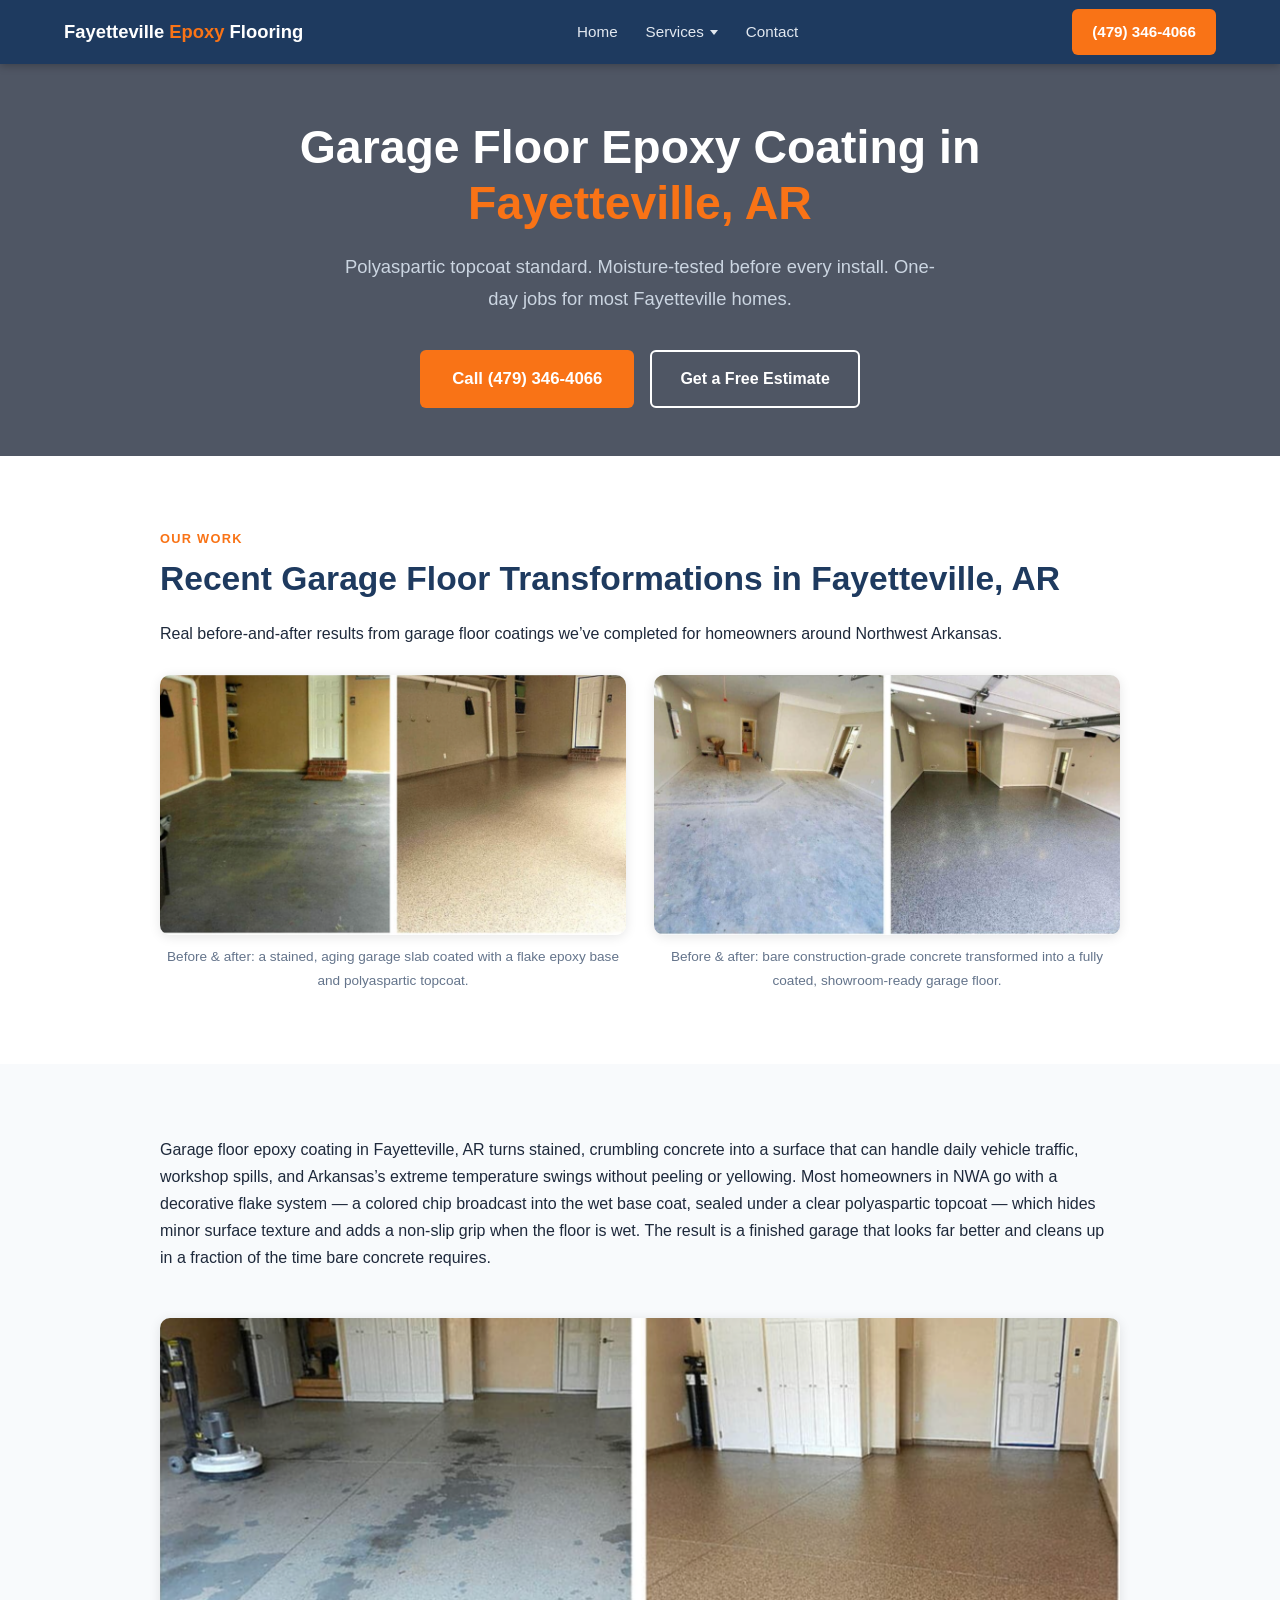
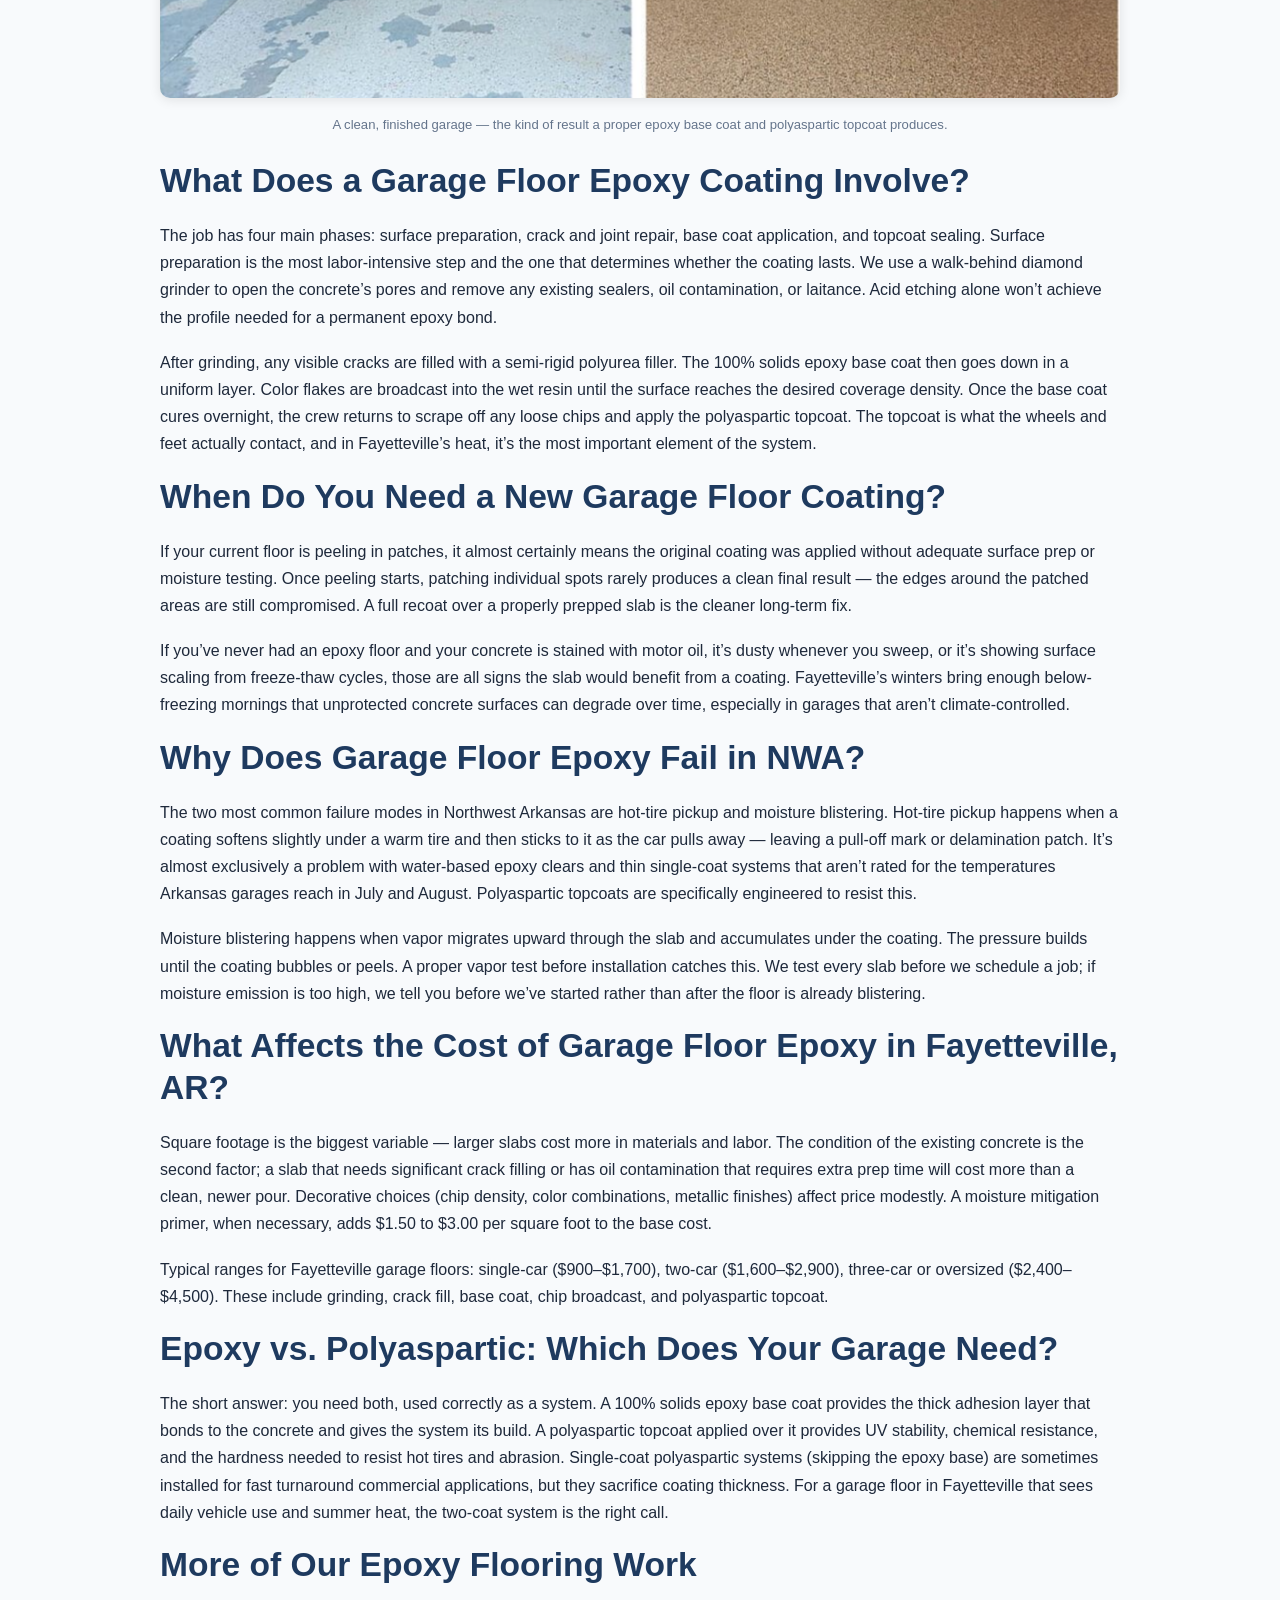
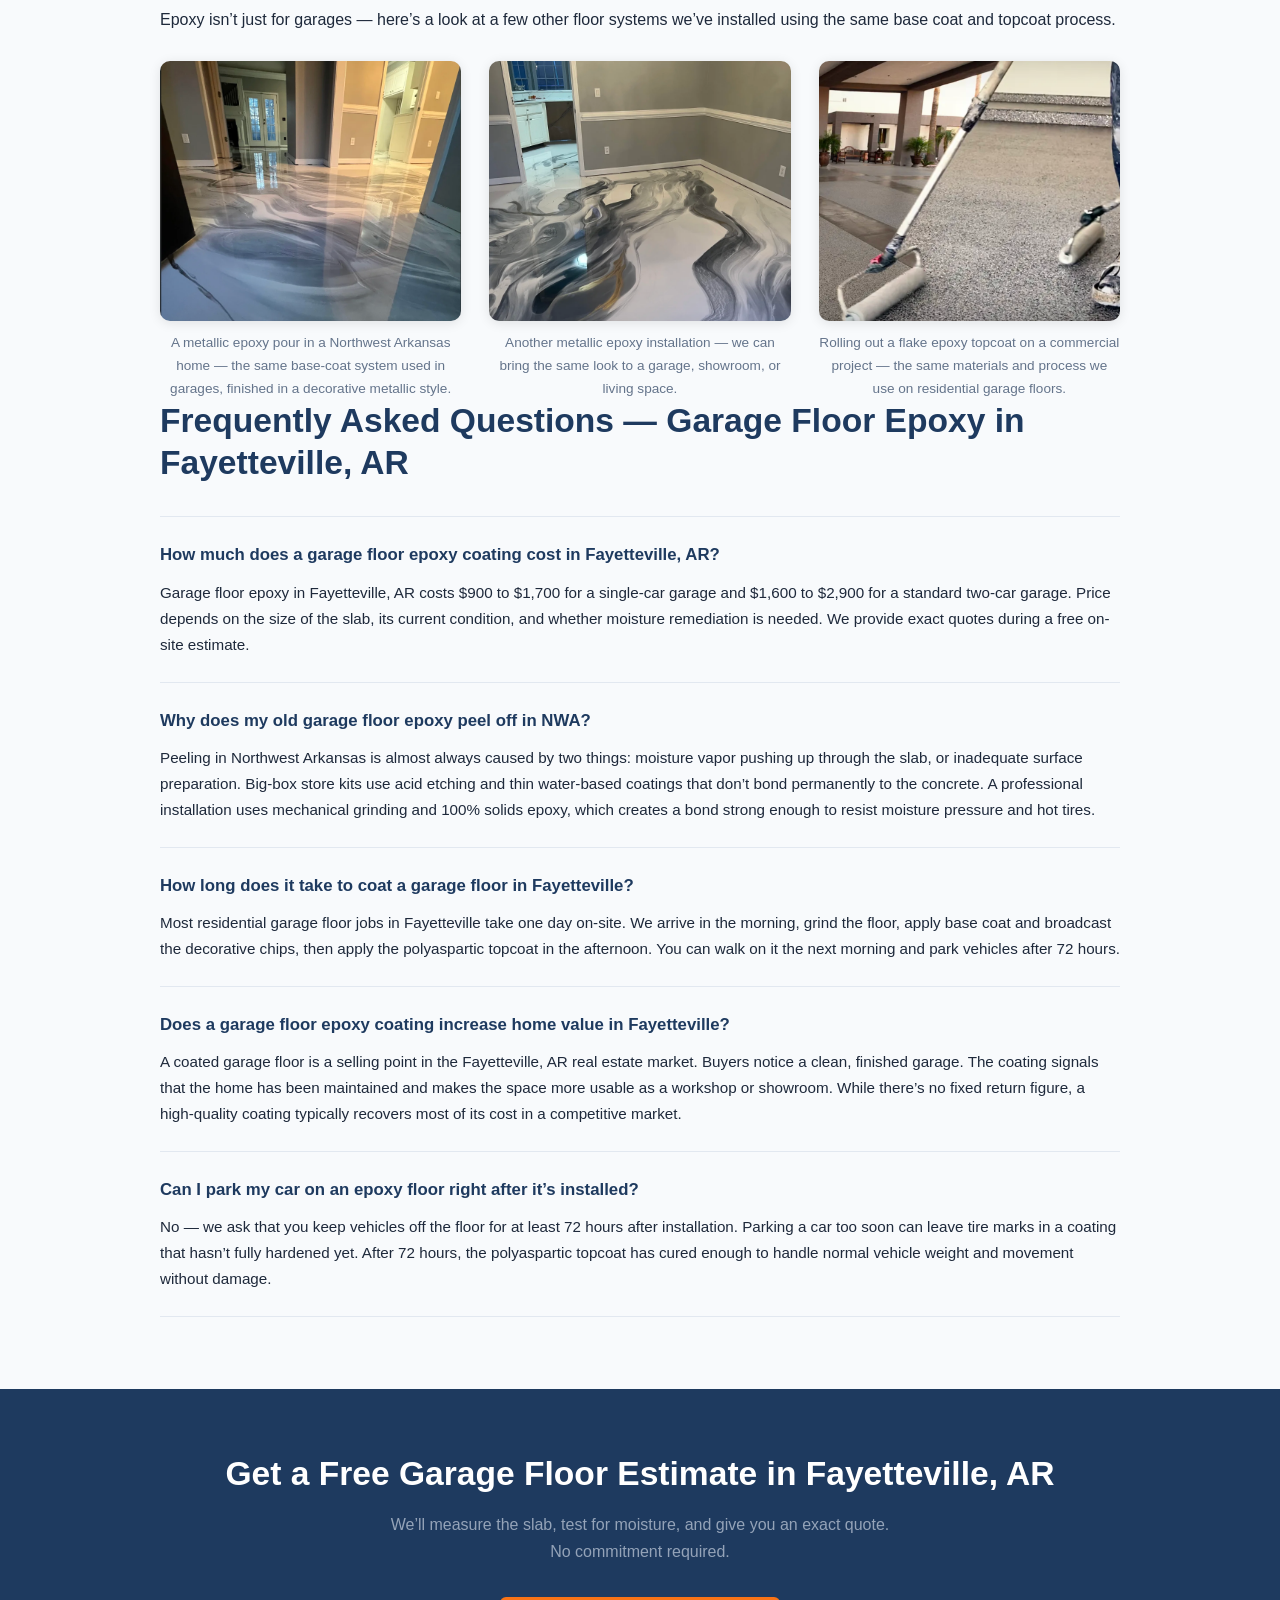
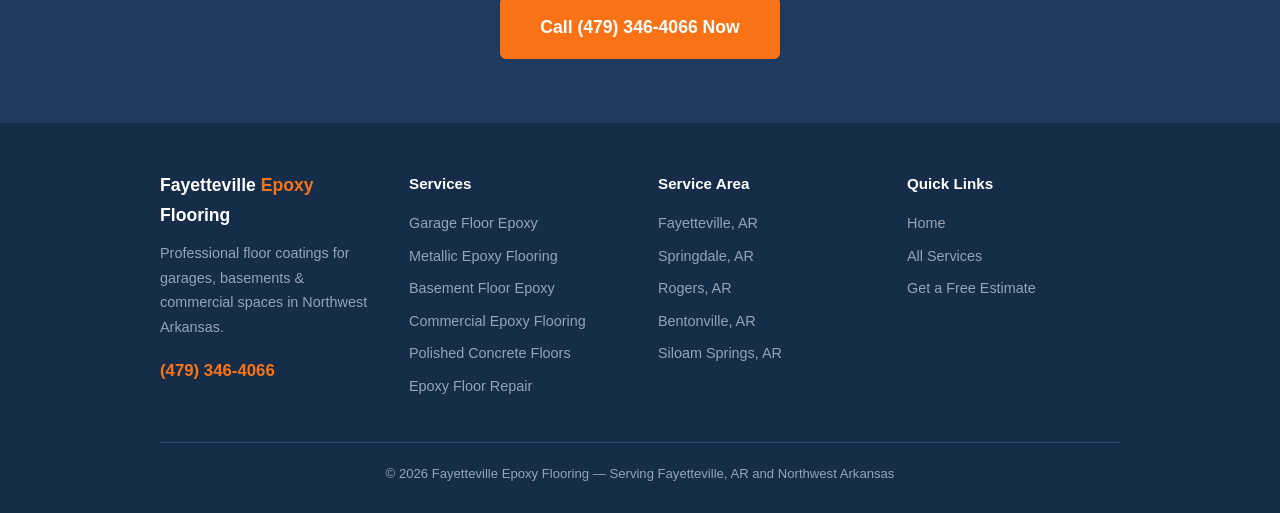
<file: garage-floor-epoxy-fayetteville-ar.html>
<!DOCTYPE html>
<html lang="en">
<head>
  <link rel="canonical" href="https://www.fayettevillearepoxyflooring.com/garage-floor-epoxy-fayetteville-ar.html">
  <meta charset="UTF-8">
  <meta name="viewport" content="width=device-width, initial-scale=1.0">
  <title>Garage Floor Epoxy in Fayetteville AR | Polyaspartic Coating</title>
  <meta name="description" content="Garage floor epoxy in Fayetteville, AR. Polyaspartic topcoat standard, moisture-tested slabs, $1,600-$2,900 two-car. Call (479) 346-4066.">
  <link rel="stylesheet" href="styles.css">
  <script type="application/ld+json">
  {
    "@context": "https://schema.org",
    "@type": "LocalBusiness",
    "name": "Fayetteville Epoxy Flooring",
    "telephone": "(479) 346-4066",
    "address": {
      "@type": "PostalAddress",
      "addressLocality": "Fayetteville",
      "addressRegion": "AR",
      "addressCountry": "US"
    },
    "areaServed": "Fayetteville, AR and Northwest Arkansas",
    "description": "Garage floor epoxy coating in Fayetteville, AR.",
    "openingHours": "Mo-Fr 08:00-18:00"
  }
  </script>
  <script type="application/ld+json">
  {
    "@context": "https://schema.org",
    "@type": "FAQPage",
    "mainEntity": [
      {
        "@type": "Question",
        "name": "How much does a garage floor epoxy coating cost in Fayetteville, AR?",
        "acceptedAnswer": {
          "@type": "Answer",
          "text": "Garage floor epoxy in Fayetteville, AR costs $900 to $1,700 for a single-car garage and $1,600 to $2,900 for a standard two-car garage. Price depends on the size of the slab, its current condition, and whether moisture remediation is needed. We provide exact quotes during a free on-site estimate."
        }
      },
      {
        "@type": "Question",
        "name": "Why does my old garage floor epoxy peel off in NWA?",
        "acceptedAnswer": {
          "@type": "Answer",
          "text": "Peeling in Northwest Arkansas is almost always caused by two things: moisture vapor pushing up through the slab, or inadequate surface preparation. Big-box store kits use acid etching and thin water-based coatings that don't bond permanently to the concrete. A professional installation uses mechanical grinding and 100% solids epoxy, which creates a bond strong enough to resist moisture pressure and hot tires."
        }
      },
      {
        "@type": "Question",
        "name": "How long does it take to coat a garage floor in Fayetteville?",
        "acceptedAnswer": {
          "@type": "Answer",
          "text": "Most residential garage floor jobs in Fayetteville take one day on-site. We arrive in the morning, grind the floor, apply base coat and broadcast the decorative chips, then apply the polyaspartic topcoat in the afternoon. You can walk on it the next morning and park vehicles after 72 hours."
        }
      },
      {
        "@type": "Question",
        "name": "Does a garage floor epoxy coating increase home value in Fayetteville?",
        "acceptedAnswer": {
          "@type": "Answer",
          "text": "A coated garage floor is a selling point in the Fayetteville, AR real estate market. Buyers notice a clean, finished garage. The coating signals that the home has been maintained and makes the space more usable as a workshop or showroom. While there's no fixed return figure, a high-quality coating typically recovers most of its cost in a competitive market."
        }
      },
      {
        "@type": "Question",
        "name": "Can I park my car on an epoxy floor right after it's installed?",
        "acceptedAnswer": {
          "@type": "Answer",
          "text": "No &mdash; we ask that you keep vehicles off the floor for at least 72 hours after installation. Parking a car too soon can leave tire marks in a coating that hasn't fully hardened yet. After 72 hours, the polyaspartic topcoat has cured enough to handle normal vehicle weight and movement without damage."
        }
      }
    ]
  }
  </script>
</head>
<body>

<nav>
  <a class="nav-brand" href="/">Fayetteville <span>Epoxy</span> Flooring</a>
  <ul class="nav-links">
<li><a href="/">Home</a></li>
<li class="has-dropdown">
<a href="/services">Services</a>
<div class="dropdown-menu">
<ul class="dropdown-menu-list">
<li><a href="/garage-floor-epoxy-fayetteville-ar">Garage Floor Epoxy</a></li>
<li><a href="/metallic-epoxy-flooring-fayetteville-ar">Metallic Epoxy Flooring</a></li>
<li><a href="/basement-floor-epoxy-fayetteville-ar">Basement Floor Epoxy</a></li>
<li><a href="/commercial-epoxy-flooring-fayetteville-ar">Commercial Epoxy Flooring</a></li>
<li><a href="/concrete-polishing-fayetteville-ar">Polished Concrete Floors</a></li>
<li><a href="/epoxy-floor-repair-fayetteville-ar">Epoxy Floor Repair</a></li>
</ul>
</div>
</li>
<li><a href="/contact">Contact</a></li>
</ul>
  <a class="nav-cta" href="tel:+14793464066">(479) 346-4066</a>
</nav>

<section class="hero" style="padding:56px 5% 48px;">
  <div class="hero-inner">
    <h1>Garage Floor Epoxy Coating in <span>Fayetteville, AR</span></h1>
    <p>Polyaspartic topcoat standard. Moisture-tested before every install. One-day jobs for most Fayetteville homes.</p>
    <div class="hero-btns">
      <a class="btn-primary" href="tel:+14793464066">Call (479) 346-4066</a>
      <a class="btn-secondary" href="/contact">Get a Free Estimate</a>
    </div>
  </div>
</section>

<section>
  <div class="section-inner">
    <p class="section-label">Our Work</p>
    <h2>Recent Garage Floor Transformations in Fayetteville, AR</h2>
    <p>Real before-and-after results from garage floor coatings we&rsquo;ve completed for homeowners around Northwest Arkansas.</p>
    <div class="gallery-grid">
      <div class="gallery-item">
        <img src="images/epoxyflooring1.png" alt="before and after garage floor epoxy coating Fayetteville AR" loading="lazy">
        <p class="gallery-caption">Before &amp; after: a stained, aging garage slab coated with a flake epoxy base and polyaspartic topcoat.</p>
      </div>
      <div class="gallery-item">
        <img src="images/epoxyflooring2.png" alt="before and after garage concrete epoxy coating Fayetteville AR" loading="lazy">
        <p class="gallery-caption">Before &amp; after: bare construction-grade concrete transformed into a fully coated, showroom-ready garage floor.</p>
      </div>
    </div>
  </div>
</section>

<section>
  <div class="section-inner">
    <p>Garage floor epoxy coating in Fayetteville, AR turns stained, crumbling concrete into a surface that can handle daily vehicle traffic, workshop spills, and Arkansas&rsquo;s extreme temperature swings without peeling or yellowing. Most homeowners in NWA go with a decorative flake system &mdash; a colored chip broadcast into the wet base coat, sealed under a clear polyaspartic topcoat &mdash; which hides minor surface texture and adds a non-slip grip when the floor is wet. The result is a finished garage that looks far better and cleans up in a fraction of the time bare concrete requires.</p>

    <img class="section-img" src="images/epoxyflooring3.png" alt="garage floor epoxy coating Fayetteville AR" loading="lazy">
    <p class="img-caption">A clean, finished garage &mdash; the kind of result a proper epoxy base coat and polyaspartic topcoat produces.</p>

    <h2>What Does a Garage Floor Epoxy Coating Involve?</h2>
    <p>The job has four main phases: surface preparation, crack and joint repair, base coat application, and topcoat sealing. Surface preparation is the most labor-intensive step and the one that determines whether the coating lasts. We use a walk-behind diamond grinder to open the concrete&rsquo;s pores and remove any existing sealers, oil contamination, or laitance. Acid etching alone won&rsquo;t achieve the profile needed for a permanent epoxy bond.</p>
    <p>After grinding, any visible cracks are filled with a semi-rigid polyurea filler. The 100% solids epoxy base coat then goes down in a uniform layer. Color flakes are broadcast into the wet resin until the surface reaches the desired coverage density. Once the base coat cures overnight, the crew returns to scrape off any loose chips and apply the polyaspartic topcoat. The topcoat is what the wheels and feet actually contact, and in Fayetteville&rsquo;s heat, it&rsquo;s the most important element of the system.</p>

    <h2>When Do You Need a New Garage Floor Coating?</h2>
    <p>If your current floor is peeling in patches, it almost certainly means the original coating was applied without adequate surface prep or moisture testing. Once peeling starts, patching individual spots rarely produces a clean final result &mdash; the edges around the patched areas are still compromised. A full recoat over a properly prepped slab is the cleaner long-term fix.</p>
    <p>If you&rsquo;ve never had an epoxy floor and your concrete is stained with motor oil, it&rsquo;s dusty whenever you sweep, or it&rsquo;s showing surface scaling from freeze-thaw cycles, those are all signs the slab would benefit from a coating. Fayetteville&rsquo;s winters bring enough below-freezing mornings that unprotected concrete surfaces can degrade over time, especially in garages that aren&rsquo;t climate-controlled.</p>

    <h2>Why Does Garage Floor Epoxy Fail in NWA?</h2>
    <p>The two most common failure modes in Northwest Arkansas are hot-tire pickup and moisture blistering. Hot-tire pickup happens when a coating softens slightly under a warm tire and then sticks to it as the car pulls away &mdash; leaving a pull-off mark or delamination patch. It&rsquo;s almost exclusively a problem with water-based epoxy clears and thin single-coat systems that aren&rsquo;t rated for the temperatures Arkansas garages reach in July and August. Polyaspartic topcoats are specifically engineered to resist this.</p>
    <p>Moisture blistering happens when vapor migrates upward through the slab and accumulates under the coating. The pressure builds until the coating bubbles or peels. A proper vapor test before installation catches this. We test every slab before we schedule a job; if moisture emission is too high, we tell you before we&rsquo;ve started rather than after the floor is already blistering.</p>

    <h2>What Affects the Cost of Garage Floor Epoxy in Fayetteville, AR?</h2>
    <p>Square footage is the biggest variable &mdash; larger slabs cost more in materials and labor. The condition of the existing concrete is the second factor; a slab that needs significant crack filling or has oil contamination that requires extra prep time will cost more than a clean, newer pour. Decorative choices (chip density, color combinations, metallic finishes) affect price modestly. A moisture mitigation primer, when necessary, adds $1.50 to $3.00 per square foot to the base cost.</p>
    <p>Typical ranges for Fayetteville garage floors: single-car ($900&ndash;$1,700), two-car ($1,600&ndash;$2,900), three-car or oversized ($2,400&ndash;$4,500). These include grinding, crack fill, base coat, chip broadcast, and polyaspartic topcoat.</p>

    <h2>Epoxy vs. Polyaspartic: Which Does Your Garage Need?</h2>
    <p>The short answer: you need both, used correctly as a system. A 100% solids epoxy base coat provides the thick adhesion layer that bonds to the concrete and gives the system its build. A polyaspartic topcoat applied over it provides UV stability, chemical resistance, and the hardness needed to resist hot tires and abrasion. Single-coat polyaspartic systems (skipping the epoxy base) are sometimes installed for fast turnaround commercial applications, but they sacrifice coating thickness. For a garage floor in Fayetteville that sees daily vehicle use and summer heat, the two-coat system is the right call.</p>

    <h2>More of Our Epoxy Flooring Work</h2>
    <p>Epoxy isn&rsquo;t just for garages &mdash; here&rsquo;s a look at a few other floor systems we&rsquo;ve installed using the same base coat and topcoat process.</p>
    <div class="gallery-grid">
      <div class="gallery-item">
        <img src="images/epoxyflooring4.png" alt="metallic epoxy floor finish Northwest Arkansas" loading="lazy">
        <p class="gallery-caption">A metallic epoxy pour in a Northwest Arkansas home &mdash; the same base-coat system used in garages, finished in a decorative metallic style.</p>
      </div>
      <div class="gallery-item">
        <img src="images/epoxyflooring5.png" alt="metallic epoxy flooring installation Fayetteville AR" loading="lazy">
        <p class="gallery-caption">Another metallic epoxy installation &mdash; we can bring the same look to a garage, showroom, or living space.</p>
      </div>
      <div class="gallery-item">
        <img src="images/epoxyflooring10.png" alt="commercial epoxy flake flooring application" loading="lazy">
        <p class="gallery-caption">Rolling out a flake epoxy topcoat on a commercial project &mdash; the same materials and process we use on residential garage floors.</p>
      </div>
    </div>

    <h2>Frequently Asked Questions &mdash; Garage Floor Epoxy in Fayetteville, AR</h2>
    <div class="faq-list">
      <div class="faq-item">
        <h3>How much does a garage floor epoxy coating cost in Fayetteville, AR?</h3>
        <p>Garage floor epoxy in Fayetteville, AR costs $900 to $1,700 for a single-car garage and $1,600 to $2,900 for a standard two-car garage. Price depends on the size of the slab, its current condition, and whether moisture remediation is needed. We provide exact quotes during a free on-site estimate.</p>
      </div>
      <div class="faq-item">
        <h3>Why does my old garage floor epoxy peel off in NWA?</h3>
        <p>Peeling in Northwest Arkansas is almost always caused by two things: moisture vapor pushing up through the slab, or inadequate surface preparation. Big-box store kits use acid etching and thin water-based coatings that don&rsquo;t bond permanently to the concrete. A professional installation uses mechanical grinding and 100% solids epoxy, which creates a bond strong enough to resist moisture pressure and hot tires.</p>
      </div>
      <div class="faq-item">
        <h3>How long does it take to coat a garage floor in Fayetteville?</h3>
        <p>Most residential garage floor jobs in Fayetteville take one day on-site. We arrive in the morning, grind the floor, apply base coat and broadcast the decorative chips, then apply the polyaspartic topcoat in the afternoon. You can walk on it the next morning and park vehicles after 72 hours.</p>
      </div>
      <div class="faq-item">
        <h3>Does a garage floor epoxy coating increase home value in Fayetteville?</h3>
        <p>A coated garage floor is a selling point in the Fayetteville, AR real estate market. Buyers notice a clean, finished garage. The coating signals that the home has been maintained and makes the space more usable as a workshop or showroom. While there&rsquo;s no fixed return figure, a high-quality coating typically recovers most of its cost in a competitive market.</p>
      </div>
      <div class="faq-item">
        <h3>Can I park my car on an epoxy floor right after it&rsquo;s installed?</h3>
        <p>No &mdash; we ask that you keep vehicles off the floor for at least 72 hours after installation. Parking a car too soon can leave tire marks in a coating that hasn&rsquo;t fully hardened yet. After 72 hours, the polyaspartic topcoat has cured enough to handle normal vehicle weight and movement without damage.</p>
      </div>
    </div>
  </div>
</section>

<div class="cta-band">
  <h2>Get a Free Garage Floor Estimate in Fayetteville, AR</h2>
  <p>We&rsquo;ll measure the slab, test for moisture, and give you an exact quote. No commitment required.</p>
  <a class="btn-primary" href="tel:+14793464066">Call (479) 346-4066 Now</a>
</div>

<footer>
  <div class="footer-inner">
    <div>
      <div class="footer-brand">Fayetteville <span>Epoxy</span> Flooring</div>
      <p style="font-size:.9rem;margin-top:6px;">Professional floor coatings for garages, basements &amp; commercial spaces in Northwest Arkansas.</p>
      <div class="footer-phone" style="margin-top:14px;"><a href="tel:+14793464066">(479) 346-4066</a></div>
    </div>
    <div>
      <h4>Services</h4>
      <ul>
<li><a href="/garage-floor-epoxy-fayetteville-ar">Garage Floor Epoxy</a></li>
<li><a href="/metallic-epoxy-flooring-fayetteville-ar">Metallic Epoxy Flooring</a></li>
<li><a href="/basement-floor-epoxy-fayetteville-ar">Basement Floor Epoxy</a></li>
<li><a href="/commercial-epoxy-flooring-fayetteville-ar">Commercial Epoxy Flooring</a></li>
<li><a href="/concrete-polishing-fayetteville-ar">Polished Concrete Floors</a></li>
<li><a href="/epoxy-floor-repair-fayetteville-ar">Epoxy Floor Repair</a></li>
</ul>
    </div>
    <div>
      <h4>Service Area</h4>
      <ul>
        <li>Fayetteville, AR</li>
        <li>Springdale, AR</li>
        <li>Rogers, AR</li>
        <li>Bentonville, AR</li>
        <li>Siloam Springs, AR</li>
      </ul>
    </div>
    <div>
      <h4>Quick Links</h4>
      <ul>
        <li><a href="/">Home</a></li>
        <li><a href="/services">All Services</a></li>
        <li><a href="/contact">Get a Free Estimate</a></li>
      </ul>
    </div>
  </div>
  <div class="footer-bottom">&copy; 2026 Fayetteville Epoxy Flooring &mdash; Serving Fayetteville, AR and Northwest Arkansas</div>
</footer>

</body>
</html>
</file>
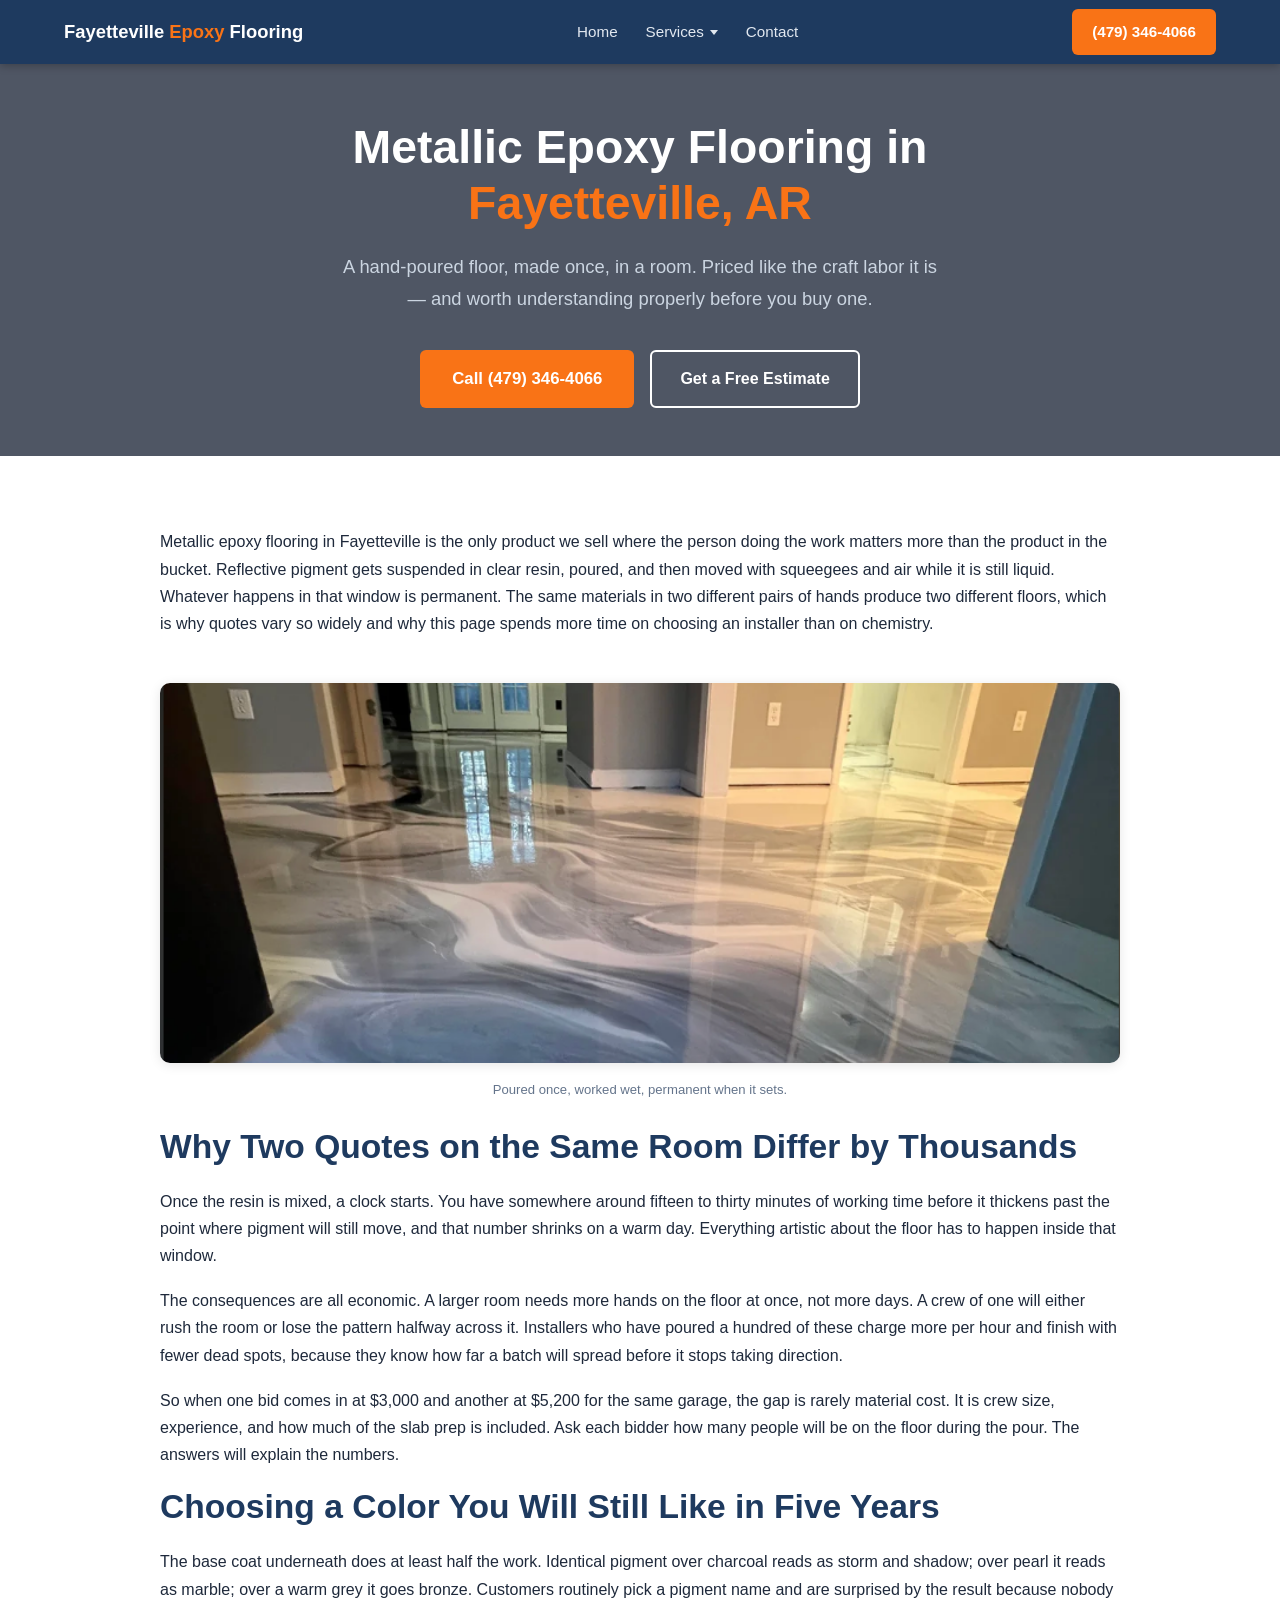
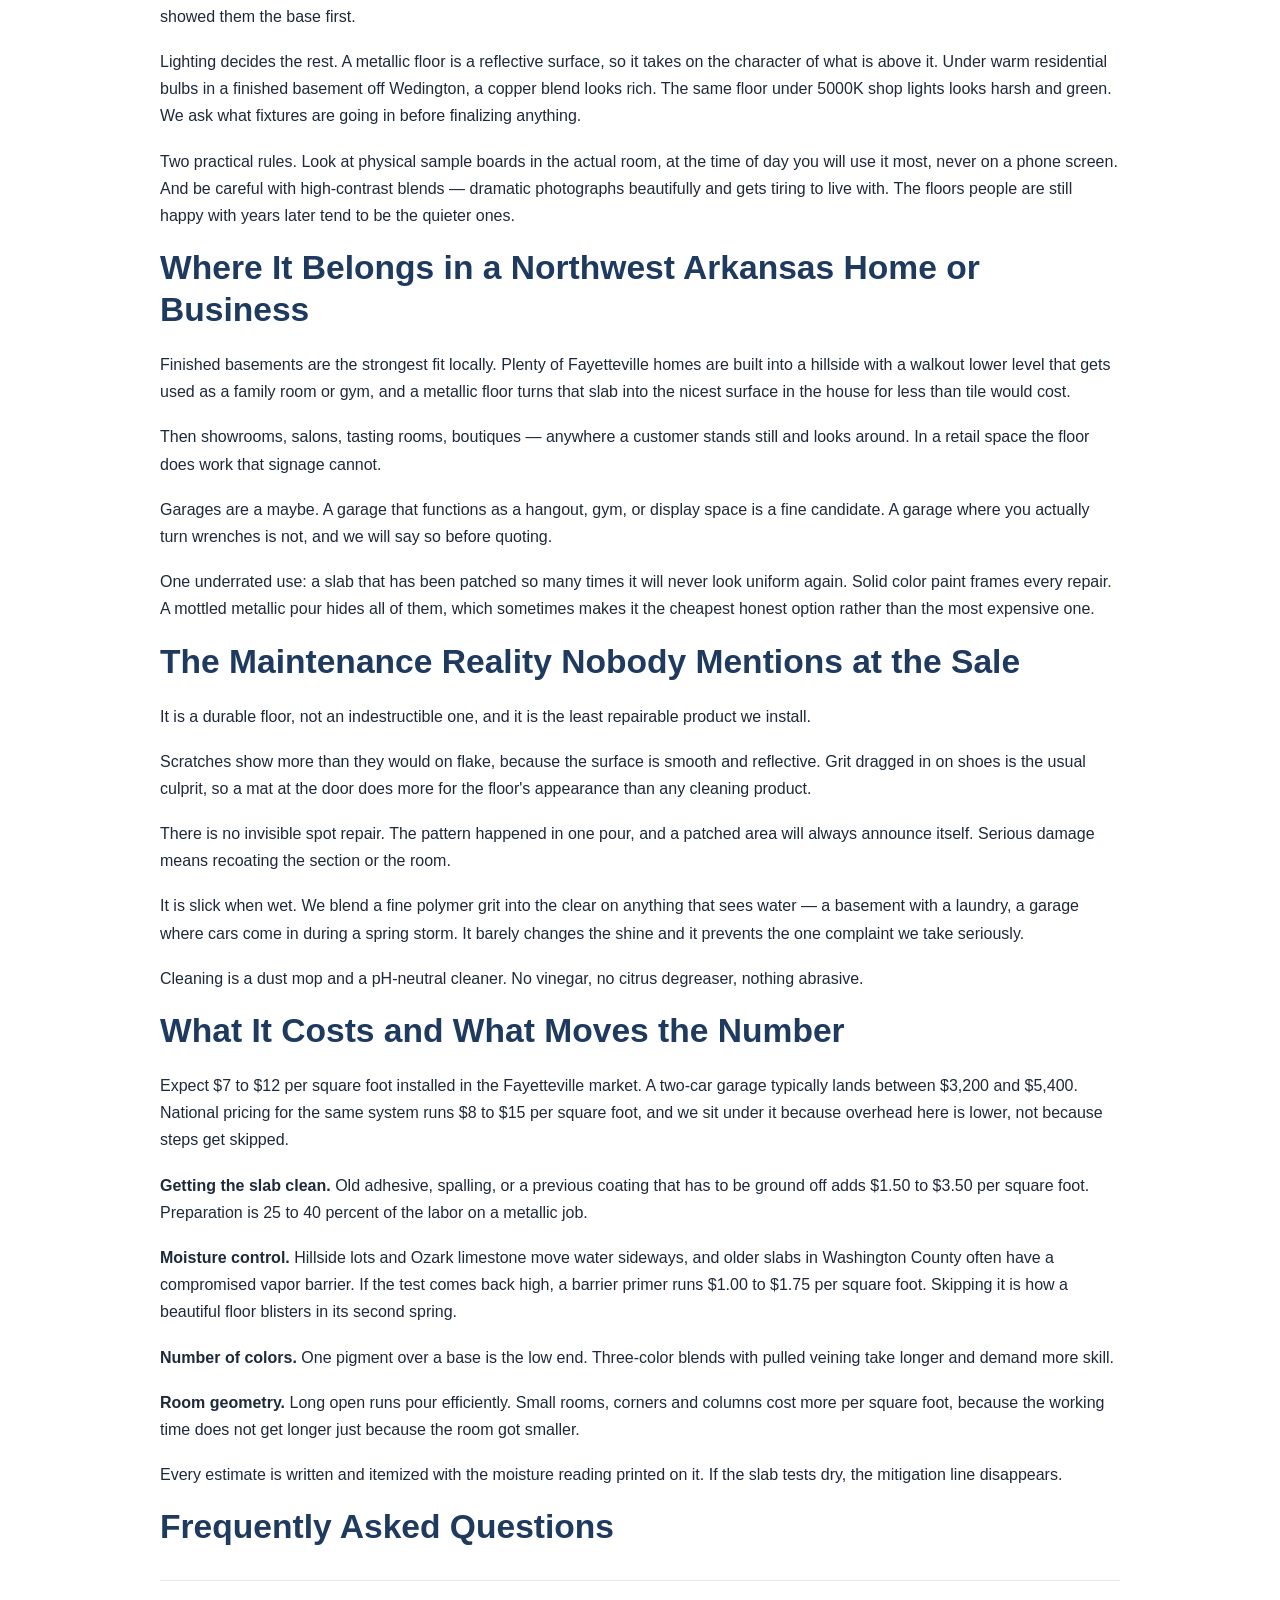
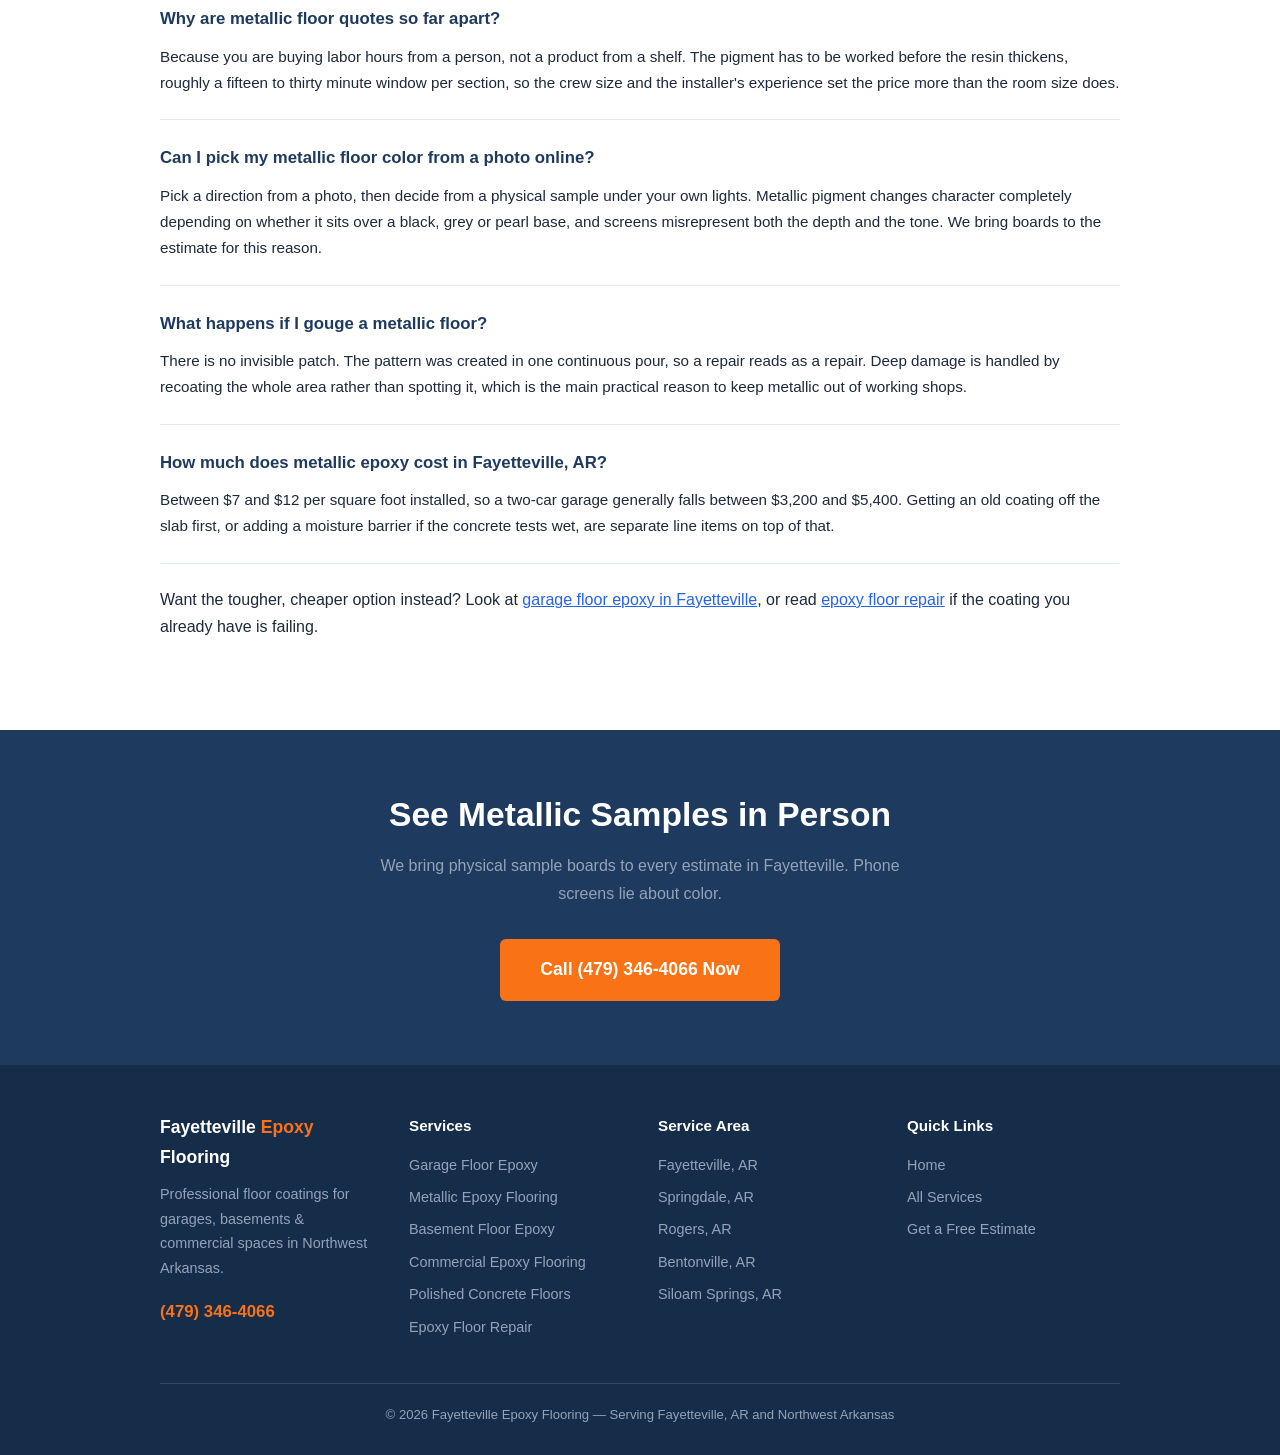
<file: metallic-epoxy-flooring-fayetteville-ar.html>
<!DOCTYPE html>
<html lang="en">
<head>
  <link rel="canonical" href="https://www.fayettevillearepoxyflooring.com/metallic-epoxy-flooring-fayetteville-ar.html">
  <meta charset="UTF-8">
  <meta name="viewport" content="width=device-width, initial-scale=1.0">
  <title>Metallic Epoxy Flooring in Fayetteville, AR</title>
  <meta name="description" content="Metallic epoxy flooring in Fayetteville, AR. Hand-poured pigment floors, honest pricing, real maintenance expectations. Call (479) 346-4066.">
  <link rel="stylesheet" href="styles.css">
  <script type="application/ld+json">
  {
    "@context": "https://schema.org",
    "@type": "LocalBusiness",
    "name": "Fayetteville Epoxy Flooring",
    "telephone": "+14793464066",
    "address": {
      "@type": "PostalAddress",
      "addressLocality": "Fayetteville",
      "addressRegion": "AR",
      "addressCountry": "US"
    },
    "areaServed": "Fayetteville, AR",
    "description": "Metallic epoxy flooring in Fayetteville, AR",
    "openingHours": "Mo-Fr 08:00-18:00"
  }
  </script>
  <script type="application/ld+json">
  {
    "@context": "https://schema.org",
    "@type": "FAQPage",
    "mainEntity": [
      {
        "@type": "Question",
        "name": "Why are metallic floor quotes so far apart?",
        "acceptedAnswer": { "@type": "Answer", "text": "Because you are buying labor hours from a person, not a product from a shelf. The pigment has to be worked before the resin thickens, roughly a fifteen to thirty minute window per section, so the crew size and the installer's experience set the price more than the room size does." }
      },
      {
        "@type": "Question",
        "name": "Can I pick my metallic floor color from a photo online?",
        "acceptedAnswer": { "@type": "Answer", "text": "Pick a direction from a photo, then decide from a physical sample under your own lights. Metallic pigment changes character completely depending on whether it sits over a black, grey or pearl base, and screens misrepresent both the depth and the tone. We bring boards to the estimate for this reason." }
      },
      {
        "@type": "Question",
        "name": "What happens if I gouge a metallic floor?",
        "acceptedAnswer": { "@type": "Answer", "text": "There is no invisible patch. The pattern was created in one continuous pour, so a repair reads as a repair. Deep damage is handled by recoating the whole area rather than spotting it, which is the main practical reason to keep metallic out of working shops." }
      },
      {
        "@type": "Question",
        "name": "How much does metallic epoxy cost in Fayetteville, AR?",
        "acceptedAnswer": { "@type": "Answer", "text": "Between $7 and $12 per square foot installed, so a two-car garage generally falls between $3,200 and $5,400. Getting an old coating off the slab first, or adding a moisture barrier if the concrete tests wet, are separate line items on top of that." }
      }
    ]
  }
  </script>
</head>
<body>
<nav>
  <a class="nav-brand" href="/">Fayetteville <span>Epoxy</span> Flooring</a>
  <ul class="nav-links">
    <li><a href="/">Home</a></li>
    <li class="has-dropdown">
      <a href="/services">Services</a>
      <div class="dropdown-menu">
        <ul class="dropdown-menu-list">
          <li><a href="/garage-floor-epoxy-fayetteville-ar">Garage Floor Epoxy</a></li>
          <li><a href="/metallic-epoxy-flooring-fayetteville-ar">Metallic Epoxy Flooring</a></li>
          <li><a href="/basement-floor-epoxy-fayetteville-ar">Basement Floor Epoxy</a></li>
          <li><a href="/commercial-epoxy-flooring-fayetteville-ar">Commercial Epoxy Flooring</a></li>
          <li><a href="/concrete-polishing-fayetteville-ar">Polished Concrete Floors</a></li>
          <li><a href="/epoxy-floor-repair-fayetteville-ar">Epoxy Floor Repair</a></li>
        </ul>
      </div>
    </li>
    <li><a href="/contact">Contact</a></li>
  </ul>
  <a class="nav-cta" href="tel:+14793464066">(479) 346-4066</a>
</nav>

<section class="hero" style="padding:56px 5% 48px;">
  <div class="hero-inner">
    <h1>Metallic Epoxy Flooring in <span>Fayetteville, AR</span></h1>
    <p>A hand-poured floor, made once, in a room. Priced like the craft labor it is &mdash; and worth understanding properly before you buy one.</p>
    <div class="hero-btns">
      <a class="btn-primary" href="tel:+14793464066">Call (479) 346-4066</a>
      <a class="btn-secondary" href="/contact">Get a Free Estimate</a>
    </div>
  </div>
</section>

<section>
  <div class="section-inner">

    <p>Metallic epoxy flooring in Fayetteville is the only product we sell where the person doing the work matters more than the product in the bucket. Reflective pigment gets suspended in clear resin, poured, and then moved with squeegees and air while it is still liquid. Whatever happens in that window is permanent. The same materials in two different pairs of hands produce two different floors, which is why quotes vary so widely and why this page spends more time on choosing an installer than on chemistry.</p>

    <img class="section-img" src="images/epoxyflooring4.png" alt="metallic epoxy flooring in Fayetteville AR" loading="lazy">
    <p class="img-caption">Poured once, worked wet, permanent when it sets.</p>

    <h2>Why Two Quotes on the Same Room Differ by Thousands</h2>
    <p>Once the resin is mixed, a clock starts. You have somewhere around fifteen to thirty minutes of working time before it thickens past the point where pigment will still move, and that number shrinks on a warm day. Everything artistic about the floor has to happen inside that window.</p>
    <p>The consequences are all economic. A larger room needs more hands on the floor at once, not more days. A crew of one will either rush the room or lose the pattern halfway across it. Installers who have poured a hundred of these charge more per hour and finish with fewer dead spots, because they know how far a batch will spread before it stops taking direction.</p>
    <p>So when one bid comes in at $3,000 and another at $5,200 for the same garage, the gap is rarely material cost. It is crew size, experience, and how much of the slab prep is included. Ask each bidder how many people will be on the floor during the pour. The answers will explain the numbers.</p>

    <h2>Choosing a Color You Will Still Like in Five Years</h2>
    <p>The base coat underneath does at least half the work. Identical pigment over charcoal reads as storm and shadow; over pearl it reads as marble; over a warm grey it goes bronze. Customers routinely pick a pigment name and are surprised by the result because nobody showed them the base first.</p>
    <p>Lighting decides the rest. A metallic floor is a reflective surface, so it takes on the character of what is above it. Under warm residential bulbs in a finished basement off Wedington, a copper blend looks rich. The same floor under 5000K shop lights looks harsh and green. We ask what fixtures are going in before finalizing anything.</p>
    <p>Two practical rules. Look at physical sample boards in the actual room, at the time of day you will use it most, never on a phone screen. And be careful with high-contrast blends &mdash; dramatic photographs beautifully and gets tiring to live with. The floors people are still happy with years later tend to be the quieter ones.</p>

    <h2>Where It Belongs in a Northwest Arkansas Home or Business</h2>
    <p>Finished basements are the strongest fit locally. Plenty of Fayetteville homes are built into a hillside with a walkout lower level that gets used as a family room or gym, and a metallic floor turns that slab into the nicest surface in the house for less than tile would cost.</p>
    <p>Then showrooms, salons, tasting rooms, boutiques &mdash; anywhere a customer stands still and looks around. In a retail space the floor does work that signage cannot.</p>
    <p>Garages are a maybe. A garage that functions as a hangout, gym, or display space is a fine candidate. A garage where you actually turn wrenches is not, and we will say so before quoting.</p>
    <p>One underrated use: a slab that has been patched so many times it will never look uniform again. Solid color paint frames every repair. A mottled metallic pour hides all of them, which sometimes makes it the cheapest honest option rather than the most expensive one.</p>

    <h2>The Maintenance Reality Nobody Mentions at the Sale</h2>
    <p>It is a durable floor, not an indestructible one, and it is the least repairable product we install.</p>
    <p>Scratches show more than they would on flake, because the surface is smooth and reflective. Grit dragged in on shoes is the usual culprit, so a mat at the door does more for the floor's appearance than any cleaning product.</p>
    <p>There is no invisible spot repair. The pattern happened in one pour, and a patched area will always announce itself. Serious damage means recoating the section or the room.</p>
    <p>It is slick when wet. We blend a fine polymer grit into the clear on anything that sees water &mdash; a basement with a laundry, a garage where cars come in during a spring storm. It barely changes the shine and it prevents the one complaint we take seriously.</p>
    <p>Cleaning is a dust mop and a pH-neutral cleaner. No vinegar, no citrus degreaser, nothing abrasive.</p>

    <h2>What It Costs and What Moves the Number</h2>
    <p>Expect $7 to $12 per square foot installed in the Fayetteville market. A two-car garage typically lands between $3,200 and $5,400. National pricing for the same system runs $8 to $15 per square foot, and we sit under it because overhead here is lower, not because steps get skipped.</p>
    <p><strong>Getting the slab clean.</strong> Old adhesive, spalling, or a previous coating that has to be ground off adds $1.50 to $3.50 per square foot. Preparation is 25 to 40 percent of the labor on a metallic job.</p>
    <p><strong>Moisture control.</strong> Hillside lots and Ozark limestone move water sideways, and older slabs in Washington County often have a compromised vapor barrier. If the test comes back high, a barrier primer runs $1.00 to $1.75 per square foot. Skipping it is how a beautiful floor blisters in its second spring.</p>
    <p><strong>Number of colors.</strong> One pigment over a base is the low end. Three-color blends with pulled veining take longer and demand more skill.</p>
    <p><strong>Room geometry.</strong> Long open runs pour efficiently. Small rooms, corners and columns cost more per square foot, because the working time does not get longer just because the room got smaller.</p>
    <p>Every estimate is written and itemized with the moisture reading printed on it. If the slab tests dry, the mitigation line disappears.</p>

    <h2>Frequently Asked Questions</h2>
    <div class="faq-list">
      <div class="faq-item">
        <h3>Why are metallic floor quotes so far apart?</h3>
        <p>Because you are buying labor hours from a person, not a product from a shelf. The pigment has to be worked before the resin thickens, roughly a fifteen to thirty minute window per section, so the crew size and the installer's experience set the price more than the room size does.</p>
      </div>
      <div class="faq-item">
        <h3>Can I pick my metallic floor color from a photo online?</h3>
        <p>Pick a direction from a photo, then decide from a physical sample under your own lights. Metallic pigment changes character completely depending on whether it sits over a black, grey or pearl base, and screens misrepresent both the depth and the tone. We bring boards to the estimate for this reason.</p>
      </div>
      <div class="faq-item">
        <h3>What happens if I gouge a metallic floor?</h3>
        <p>There is no invisible patch. The pattern was created in one continuous pour, so a repair reads as a repair. Deep damage is handled by recoating the whole area rather than spotting it, which is the main practical reason to keep metallic out of working shops.</p>
      </div>
      <div class="faq-item">
        <h3>How much does metallic epoxy cost in Fayetteville, AR?</h3>
        <p>Between $7 and $12 per square foot installed, so a two-car garage generally falls between $3,200 and $5,400. Getting an old coating off the slab first, or adding a moisture barrier if the concrete tests wet, are separate line items on top of that.</p>
      </div>
    </div>

    <p style="margin-top:22px;">Want the tougher, cheaper option instead? Look at <a href="/garage-floor-epoxy-fayetteville-ar" style="color: #2563eb; text-decoration: underline;">garage floor epoxy in Fayetteville</a>, or read <a href="/epoxy-floor-repair-fayetteville-ar" style="color: #2563eb; text-decoration: underline;">epoxy floor repair</a> if the coating you already have is failing.</p>
  </div>
</section>

<div class="cta-band">
  <h2>See Metallic Samples in Person</h2>
  <p>We bring physical sample boards to every estimate in Fayetteville. Phone screens lie about color.</p>
  <a class="btn-primary" href="tel:+14793464066">Call (479) 346-4066 Now</a>
</div>

<footer>
  <div class="footer-inner">
    <div>
      <div class="footer-brand">Fayetteville <span>Epoxy</span> Flooring</div>
      <p style="font-size:.9rem;margin-top:6px;">Professional floor coatings for garages, basements &amp; commercial spaces in Northwest Arkansas.</p>
      <div class="footer-phone" style="margin-top:14px;"><a href="tel:+14793464066">(479) 346-4066</a></div>
    </div>
    <div>
      <h4>Services</h4>
      <ul>
        <li><a href="/garage-floor-epoxy-fayetteville-ar">Garage Floor Epoxy</a></li>
        <li><a href="/metallic-epoxy-flooring-fayetteville-ar">Metallic Epoxy Flooring</a></li>
        <li><a href="/basement-floor-epoxy-fayetteville-ar">Basement Floor Epoxy</a></li>
        <li><a href="/commercial-epoxy-flooring-fayetteville-ar">Commercial Epoxy Flooring</a></li>
        <li><a href="/concrete-polishing-fayetteville-ar">Polished Concrete Floors</a></li>
        <li><a href="/epoxy-floor-repair-fayetteville-ar">Epoxy Floor Repair</a></li>
      </ul>
    </div>
    <div>
      <h4>Service Area</h4>
      <ul>
        <li>Fayetteville, AR</li>
        <li>Springdale, AR</li>
        <li>Rogers, AR</li>
        <li>Bentonville, AR</li>
        <li>Siloam Springs, AR</li>
      </ul>
    </div>
    <div>
      <h4>Quick Links</h4>
      <ul>
        <li><a href="/">Home</a></li>
        <li><a href="/services">All Services</a></li>
        <li><a href="/contact">Get a Free Estimate</a></li>
      </ul>
    </div>
  </div>
  <div class="footer-bottom">&copy; 2026 Fayetteville Epoxy Flooring &mdash; Serving Fayetteville, AR and Northwest Arkansas</div>
</footer>

</body>
</html>
</file>
<file: styles.css>
/* ============================================================
   Fayetteville Epoxy Flooring — styles.css
   Color palette: Navy #1e3a5f | Orange #f97316 | Light #f8fafc
   ============================================================ */

*, *::before, *::after { box-sizing: border-box; margin: 0; padding: 0; }

:root {
  --navy:   #1e3a5f;
  --navy2:  #162d4a;
  --orange: #f97316;
  --orange2:#ea6c0a;
  --light:  #f8fafc;
  --mid:    #e2e8f0;
  --text:   #1e293b;
  --muted:  #64748b;
  --white:  #ffffff;
  --radius: 6px;
  --shadow: 0 2px 12px rgba(0,0,0,.10);
}

html { scroll-behavior: smooth; }
body { font-family: 'Segoe UI', Arial, sans-serif; color: var(--text); background: var(--white); line-height: 1.7; font-size: 16px; }

/* ── NAV ─────────────────────────────────────────────────── */
nav {
  position: sticky; top: 0; z-index: 100;
  background: var(--navy); display: flex; align-items: center;
  justify-content: space-between; padding: 0 5%; height: 64px;
  box-shadow: 0 2px 8px rgba(0,0,0,.25);
}
.nav-brand { color: var(--white); font-size: 1.15rem; font-weight: 700; text-decoration: none; white-space: nowrap; }
.nav-brand span { color: var(--orange); }
.nav-links { display: flex; gap: 28px; list-style: none; }
.nav-links a { color: var(--mid); text-decoration: none; font-size: .95rem; transition: color .2s; }
.nav-links a:hover { color: var(--white); }
.nav-cta {
  background: var(--orange); color: var(--white); text-decoration: none;
  padding: 10px 20px; border-radius: var(--radius); font-weight: 700;
  font-size: .95rem; white-space: nowrap; transition: background .2s;
}
.nav-cta:hover { background: var(--orange2); }

/* ── HERO ────────────────────────────────────────────────── */
.hero {
  background: linear-gradient(135deg, var(--navy2) 0%, #2d5282 100%);
  color: var(--white); padding: 80px 5% 72px; text-align: center;
  position: relative; overflow: hidden;
}
.hero::before {
  content: ''; position: absolute; inset: 0;
  background: url('https://images.pexels.com/photos/36230779/pexels-photo-36230779.jpeg?auto=compress&cs=tinysrgb&w=1260') center/cover no-repeat;
  opacity: .12;
}
.hero::after {
  content: ''; position: absolute; inset: 0;
  background: rgba(14, 24, 42, 0.72);
}
/* Front-page hero: garage floor photo with a light minor scrim; dark sub-text */
.home-hero::before {
  background: url('images/garage-floor-epoxy-hero.jpg') center/cover no-repeat;
  opacity: 1;
}
.home-hero::after { background: rgba(255, 255, 255, 0.35); }
.home-hero .hero-inner p { color: #111; }

/* Front-page hero: two-column layout with lead form */
.hero-grid {
  max-width: 1280px; display: grid;
  grid-template-columns: 1.3fr 1fr; gap: 44px;
  align-items: center; text-align: left;
}
.home-hero .hero-copy h1 { color: var(--navy); font-size: clamp(1.7rem, 3vw, 2.35rem); line-height: 1.18; text-wrap: balance; }
.home-hero .hero-copy h1 span { white-space: nowrap; }
.home-hero .hero-copy p { max-width: 560px; margin-left: 0; margin-right: 0; margin-bottom: 28px; }
.hero-grid .hero-btns { justify-content: flex-start; }
.home-hero .hero-copy .btn-secondary { border-color: var(--navy); color: var(--navy); }
.home-hero .hero-copy .btn-secondary:hover { background: rgba(30,58,95,.08); }
.hero-form { width: 100%; max-width: 560px; margin-left: auto; padding: 32px 34px; text-align: left; }
.hero-form h2 { font-size: 1.35rem; color: var(--navy); margin-bottom: 6px; }
.home-hero .hero-form p { color: var(--muted); font-size: .92rem; margin-bottom: 20px; max-width: none; }
.hero-form input, .hero-form select { margin-bottom: 14px; }
@media (max-width: 860px) {
  .hero-grid { grid-template-columns: 1fr; gap: 32px; }
  .hero-form { margin-left: 0; margin-right: auto; max-width: 600px; }
}
.hero-inner { position: relative; z-index: 1; max-width: 780px; margin: 0 auto; }
.hero h1 { font-size: clamp(1.9rem, 4vw, 2.9rem); font-weight: 800; line-height: 1.2; margin-bottom: 20px; }
.hero h1 span { color: var(--orange); }
.hero p { font-size: 1.15rem; margin-bottom: 36px; color: #cbd5e1; max-width: 600px; margin-left: auto; margin-right: auto; }
.hero-btns { display: flex; gap: 16px; justify-content: center; flex-wrap: wrap; }
.btn-primary {
  background: var(--orange); color: var(--white); padding: 15px 32px;
  border-radius: var(--radius); font-weight: 700; font-size: 1.05rem;
  text-decoration: none; display: inline-block; transition: background .2s;
}
.btn-primary:hover { background: var(--orange2); }
.btn-secondary {
  border: 2px solid var(--white); color: var(--white); padding: 13px 28px;
  border-radius: var(--radius); font-weight: 600; font-size: 1rem;
  text-decoration: none; display: inline-block; transition: all .2s;
}
.btn-secondary:hover { background: rgba(255,255,255,.12); }

/* ── TRUST BAR ───────────────────────────────────────────── */
.trust-bar { background: var(--orange); color: var(--white); padding: 14px 5%; }
.trust-bar-inner { display: flex; gap: 32px; justify-content: center; flex-wrap: wrap; align-items: center; font-size: .92rem; font-weight: 600; }
.trust-bar-inner span::before { content: '\2713\00a0'; }

/* ── SECTIONS ────────────────────────────────────────────── */
section { padding: 72px 5%; }
section:nth-child(even) { background: var(--light); }
.section-inner { max-width: 960px; margin: 0 auto; }
.section-label { font-size: .8rem; font-weight: 700; text-transform: uppercase; letter-spacing: .1em; color: var(--orange); margin-bottom: 8px; }
h2 { font-size: clamp(1.5rem, 3vw, 2.1rem); color: var(--navy); margin-bottom: 20px; line-height: 1.25; }
h3 { font-size: 1.15rem; color: var(--navy); margin-bottom: 10px; margin-top: 28px; }
p { margin-bottom: 18px; }

/* ── IMAGE ───────────────────────────────────────────────── */
.section-img { width: 100%; border-radius: 10px; box-shadow: var(--shadow); margin: 28px 0; object-fit: cover; height: 380px; }
.img-caption { font-size: .82rem; color: var(--muted); text-align: center; margin-top: -20px; margin-bottom: 24px; }

/* ── PROJECT GALLERY ─────────────────────────────────────── */
.gallery-grid { display: grid; grid-template-columns: repeat(auto-fit, minmax(280px, 1fr)); gap: 28px; margin-top: 28px; }
.gallery-item img { width: 100%; height: 260px; object-fit: cover; border-radius: 10px; box-shadow: var(--shadow); display: block; transition: transform .2s; }
.gallery-item img:hover { transform: translateY(-3px); }
.gallery-caption { font-size: .85rem; color: var(--muted); text-align: center; margin-top: 10px; margin-bottom: 0; }

/* ── 2-COL GRID ──────────────────────────────────────────── */
.two-col { display: grid; grid-template-columns: 1fr 1fr; gap: 40px; align-items: center; }
@media (max-width: 720px) { .two-col { grid-template-columns: 1fr; } }

/* ── CARDS ───────────────────────────────────────────────── */
.cards { display: grid; grid-template-columns: repeat(auto-fit, minmax(240px, 1fr)); gap: 24px; margin-top: 32px; }
.card {
  background: var(--white); border-radius: 10px; padding: 28px 24px;
  box-shadow: var(--shadow); border-top: 4px solid var(--orange);
}
.card h3 { margin-top: 0; font-size: 1.05rem; }
.card p { font-size: .94rem; margin-bottom: 0; }
.card .icon { font-size: 2rem; margin-bottom: 12px; display: block; }

/* ── COST TABLE ──────────────────────────────────────────── */
.cost-table { width: 100%; border-collapse: collapse; margin-top: 28px; font-size: .95rem; }
.cost-table th { background: var(--navy); color: var(--white); padding: 12px 16px; text-align: left; }
.cost-table td { padding: 12px 16px; border-bottom: 1px solid var(--mid); }
.cost-table tr:nth-child(even) td { background: var(--light); }

/* ── FAQ ─────────────────────────────────────────────────── */
.faq-list { margin-top: 32px; }
.faq-item { border-bottom: 1px solid var(--mid); padding: 24px 0; }
.faq-item:first-child { border-top: 1px solid var(--mid); }
.faq-item h3 { margin-top: 0; color: var(--navy); font-size: 1.05rem; }
.faq-item p { margin-bottom: 0; font-size: .95rem; }

/* ── CTA BAND ────────────────────────────────────────────── */
.cta-band { background: var(--navy); color: var(--white); text-align: center; padding: 64px 5%; }
.cta-band h2 { color: var(--white); margin-bottom: 16px; }
.cta-band p { color: #94a3b8; max-width: 520px; margin: 0 auto 32px; }
.cta-band .btn-primary { font-size: 1.1rem; padding: 16px 40px; }

/* ── SERVICES LIST ───────────────────────────────────────── */
.services-grid { display: grid; grid-template-columns: repeat(auto-fit, minmax(280px, 1fr)); gap: 28px; margin-top: 36px; }
.service-card {
  background: var(--white); border-radius: 10px; overflow: hidden;
  box-shadow: var(--shadow); transition: transform .2s;
}
.service-card:hover { transform: translateY(-3px); }
.service-card img { width: 100%; height: 200px; object-fit: cover; }
.service-card-body { padding: 24px; }
.service-card-body h3 { margin-top: 0; }
.service-card-body a { color: #2563eb; text-decoration: underline; }

/* ── CONTACT FORM ────────────────────────────────────────── */
.form-wrap { background: var(--white); border-radius: 12px; box-shadow: var(--shadow); padding: 40px; max-width: 600px; }
.form-wrap label { display: block; font-weight: 600; margin-bottom: 6px; font-size: .95rem; }
.form-wrap input, .form-wrap textarea, .form-wrap select {
  width: 100%; padding: 12px 14px; border: 1px solid var(--mid);
  border-radius: var(--radius); font-size: 1rem; margin-bottom: 20px;
  font-family: inherit; transition: border-color .2s;
}
.form-wrap input:focus, .form-wrap textarea:focus { outline: none; border-color: var(--navy); }
.form-wrap textarea { min-height: 120px; resize: vertical; }
.form-wrap button {
  background: var(--orange); color: var(--white); border: none;
  padding: 14px 36px; border-radius: var(--radius); font-size: 1.05rem;
  font-weight: 700; cursor: pointer; width: 100%; transition: background .2s;
}
.form-wrap button:hover { background: var(--orange2); }

/* ── STEPS ───────────────────────────────────────────────── */
.steps { counter-reset: step; margin-top: 32px; }
.step { display: flex; gap: 20px; margin-bottom: 28px; align-items: flex-start; }
.step-num {
  flex-shrink: 0; width: 44px; height: 44px; background: var(--orange);
  color: var(--white); border-radius: 50%; display: flex; align-items: center;
  justify-content: center; font-weight: 800; font-size: 1.1rem;
}
.step-text h3 { margin-top: 0; font-size: 1rem; }
.step-text p { margin-bottom: 0; font-size: .94rem; }

/* ── FOOTER ──────────────────────────────────────────────── */
footer {
  background: var(--navy2); color: #94a3b8; padding: 48px 5% 28px;
}
.footer-inner { max-width: 960px; margin: 0 auto; display: grid; grid-template-columns: repeat(auto-fit, minmax(200px, 1fr)); gap: 36px; }
.footer-brand { color: var(--white); font-size: 1.1rem; font-weight: 700; margin-bottom: 10px; }
.footer-brand span { color: var(--orange); }
footer h4 { color: var(--white); font-size: .95rem; margin-bottom: 14px; }
footer ul { list-style: none; }
footer ul li { margin-bottom: 8px; font-size: .9rem; }
footer ul li a { color: #94a3b8; text-decoration: none; }
footer ul li a:hover { color: var(--white); }
.footer-phone a { color: var(--orange); font-weight: 700; text-decoration: none; font-size: 1.05rem; }
.footer-bottom { max-width: 960px; margin: 36px auto 0; padding-top: 20px; border-top: 1px solid #2d4a6b; font-size: .82rem; text-align: center; }

/* ── INLINE LINK ─────────────────────────────────────────── */
a.inline { color: #2563eb; text-decoration: underline; }

/* ── RESPONSIVE ──────────────────────────────────────────── */
@media (max-width: 768px) {
  .nav-links { display: none; }
  nav { padding: 0 4%; }
  section { padding: 52px 4%; }
  .hero { padding: 60px 4% 52px; }
  .two-col { grid-template-columns: 1fr; }
  .trust-bar-inner { gap: 16px; font-size: .84rem; }
  .form-wrap { padding: 24px; }
}
@media (max-width: 480px) {
  .hero h1 { font-size: 1.6rem; }
  .hero-btns { flex-direction: column; align-items: center; }
  .cost-table { font-size: .85rem; }
}

/* ---------- SERVICES NAV DROPDOWN ---------- */
.nav-links li.has-dropdown { position: relative; }
.has-dropdown > a { display: inline-flex; align-items: center; gap: 6px; }
.has-dropdown > a::after {
  content: "";
  width: 0; height: 0;
  border-left: 4px solid transparent;
  border-right: 4px solid transparent;
  border-top: 5px solid currentColor;
}
/* padding-top (not margin) so the gap stays inside the hoverable box */
.dropdown-menu {
  display: none;
  position: absolute;
  top: 100%;
  left: -18px;
  padding-top: 16px;
  min-width: 260px;
  z-index: 300;
}
.has-dropdown:hover .dropdown-menu,
.has-dropdown:focus-within .dropdown-menu { display: block; }
.dropdown-menu-list {
  display: block;
  list-style: none;
  margin: 0;
  padding: 6px 0;
  background: var(--navy);
  border: 1px solid rgba(255,255,255,.12);
  border-top: 3px solid var(--orange);
  box-shadow: 0 8px 24px rgba(0,0,0,.30);
}
.dropdown-menu-list li { display: block; }
.dropdown-menu-list li + li { border-top: 1px solid rgba(255,255,255,.08); }
.dropdown-menu-list a {
  display: block;
  padding: 11px 18px;
  color: var(--mid);
  font-size: .9rem;
  font-weight: 500;
  white-space: nowrap;
  text-decoration: none;
}
.dropdown-menu-list a:hover { background: var(--navy2); color: var(--white); }
@media (max-width: 860px) {
  .dropdown-menu { display: none !important; }
  .has-dropdown > a::after { display: none; }
}
</file>
